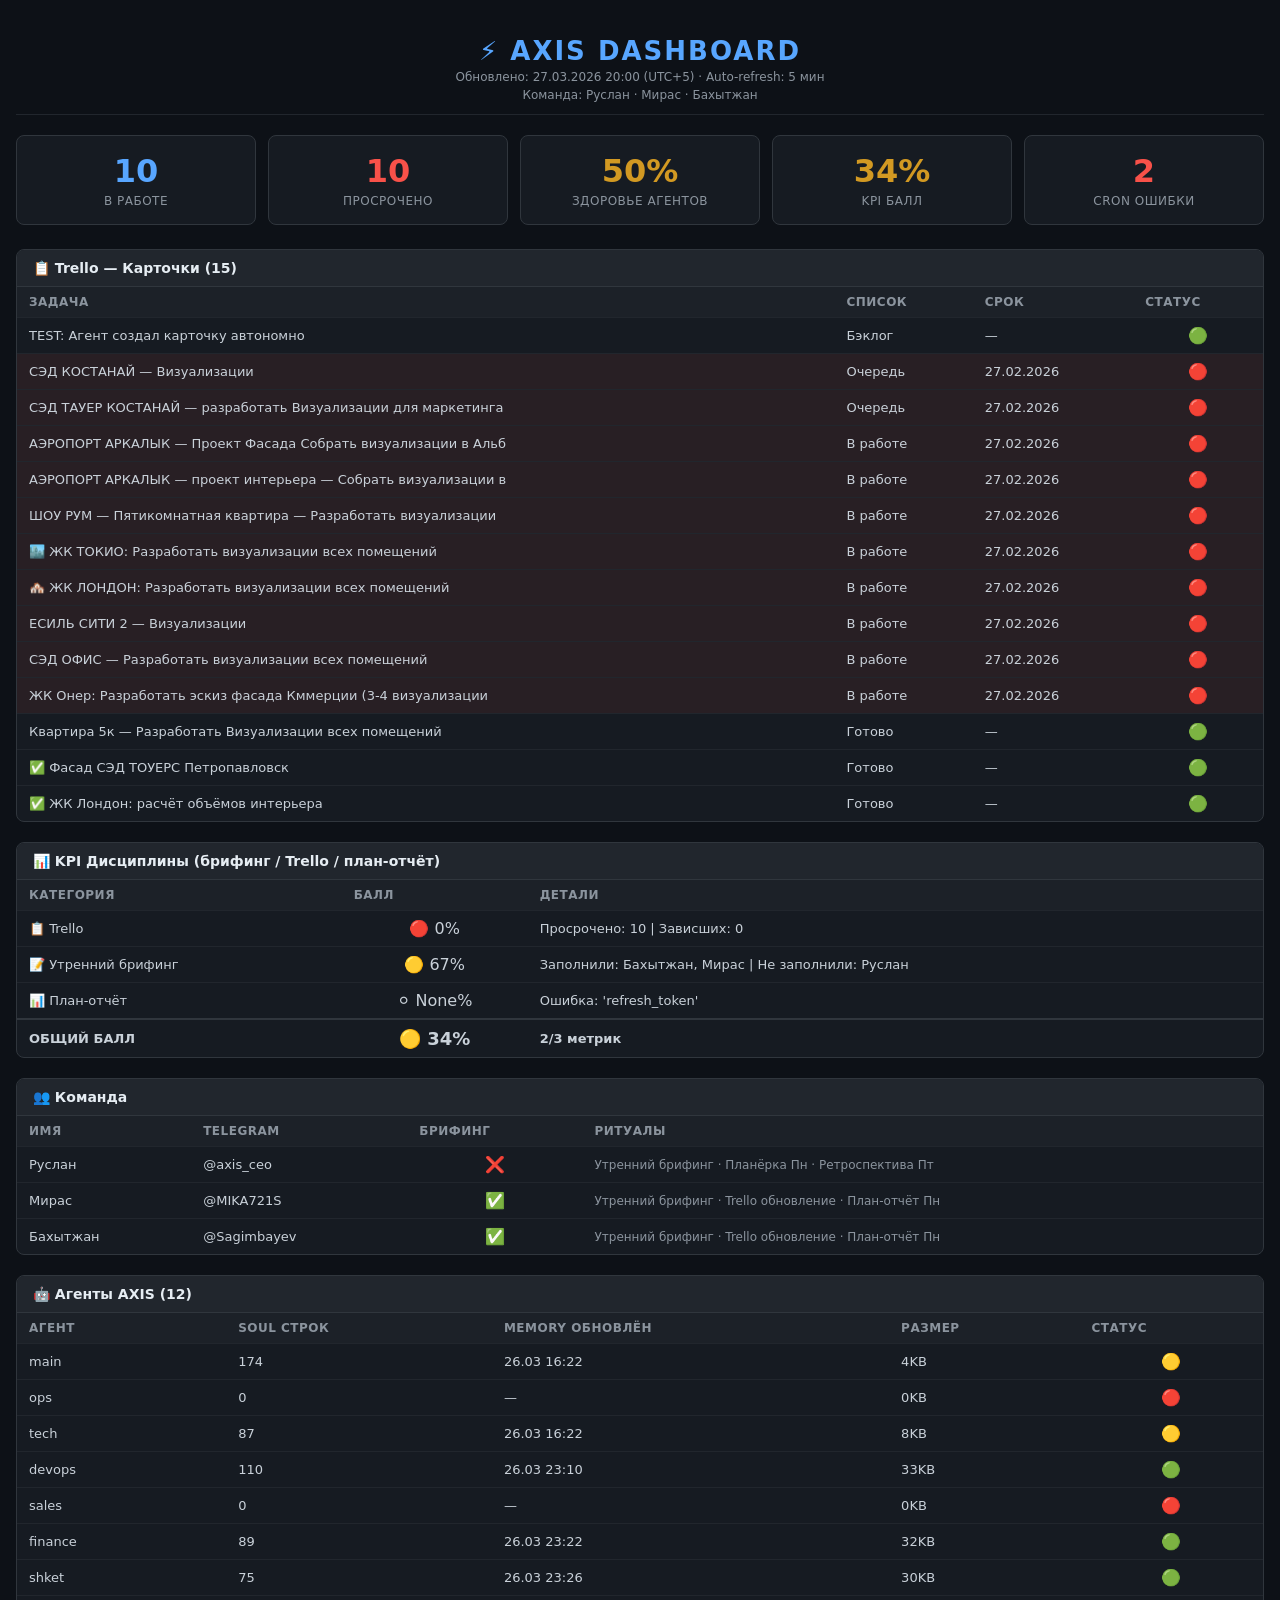
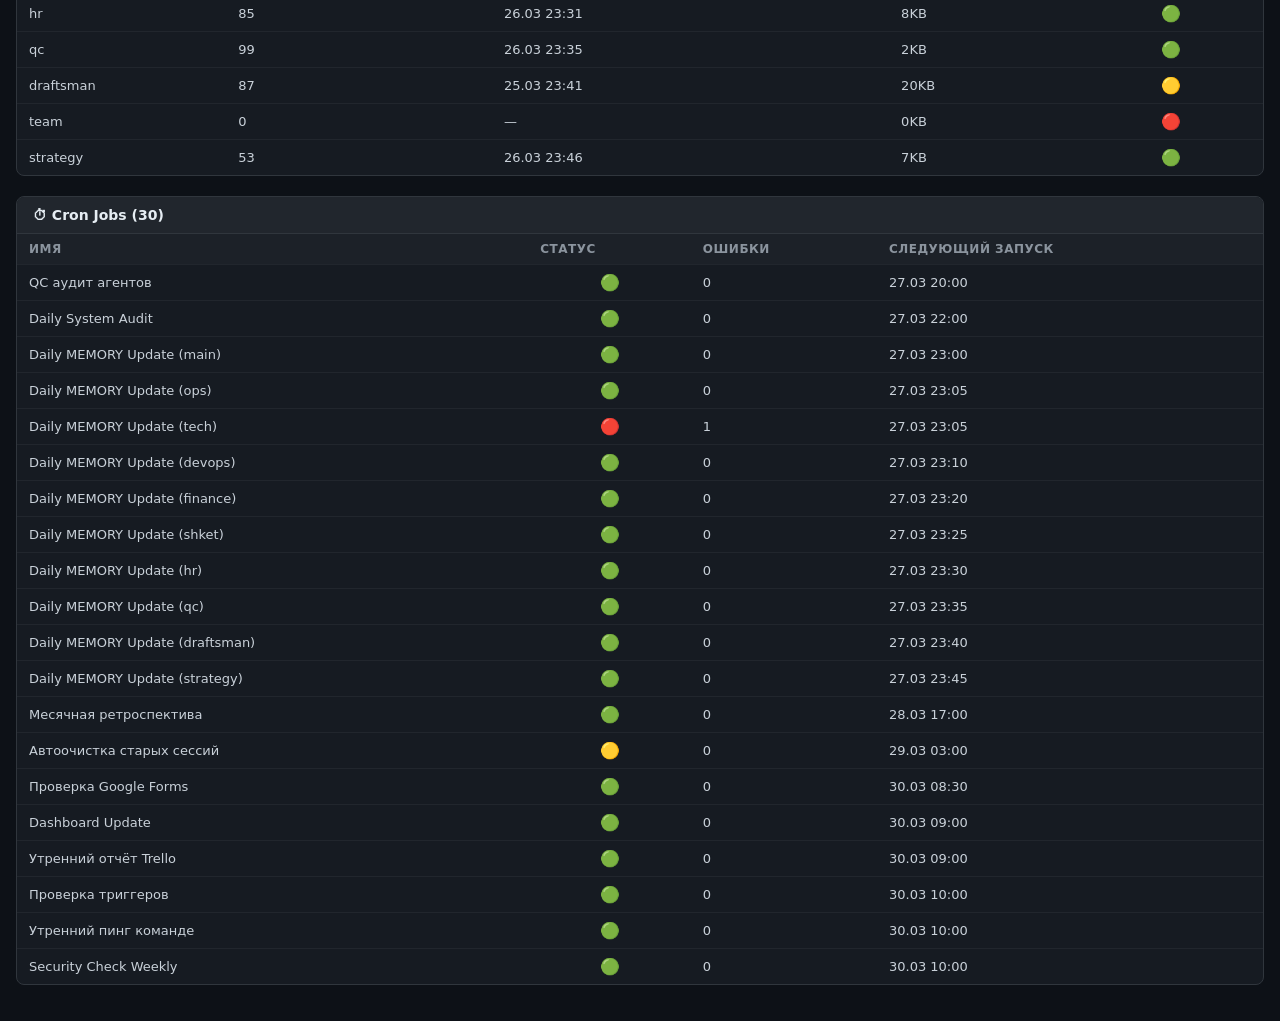
<file: dashboard/index.html>
<!DOCTYPE html>
<html lang="ru">
<head>
    <meta charset="UTF-8">
    <meta name="viewport" content="width=device-width, initial-scale=1.0">
    <meta http-equiv="refresh" content="300">
    <title>AXIS Dashboard</title>
    <style>
        * { margin: 0; padding: 0; box-sizing: border-box; }
        body {
            font-family: system-ui, -apple-system, 'Segoe UI', sans-serif;
            background: #0d1117;
            color: #c9d1d9;
            padding: 16px;
            min-height: 100vh;
        }
        .header {
            text-align: center;
            padding: 20px 0 12px;
            border-bottom: 1px solid #21262d;
            margin-bottom: 20px;
        }
        .header h1 {
            font-size: 26px;
            font-weight: 700;
            color: #58a6ff;
            letter-spacing: 2px;
        }
        .header .updated {
            font-size: 12px;
            color: #8b949e;
            margin-top: 4px;
        }

        /* Stats bar */
        .stats-bar {
            display: flex;
            gap: 12px;
            flex-wrap: wrap;
            margin-bottom: 24px;
        }
        .stat-card {
            flex: 1 1 160px;
            background: #161b22;
            border: 1px solid #30363d;
            border-radius: 8px;
            padding: 16px;
            text-align: center;
        }
        .stat-card .value {
            font-size: 32px;
            font-weight: 700;
            color: #58a6ff;
        }
        .stat-card .value.red { color: #f85149; }
        .stat-card .value.green { color: #3fb950; }
        .stat-card .value.yellow { color: #d29922; }
        .stat-card .label {
            font-size: 12px;
            color: #8b949e;
            margin-top: 4px;
            text-transform: uppercase;
            letter-spacing: 0.5px;
        }

        /* Sections */
        .section {
            background: #161b22;
            border: 1px solid #30363d;
            border-radius: 8px;
            margin-bottom: 20px;
            overflow: hidden;
        }
        .section-header {
            background: #21262d;
            padding: 10px 16px;
            font-size: 14px;
            font-weight: 600;
            color: #e6edf3;
            border-bottom: 1px solid #30363d;
        }
        .section-body { padding: 0; }

        /* Tables */
        table {
            width: 100%;
            border-collapse: collapse;
            font-size: 13px;
        }
        th {
            background: #1c2128;
            color: #8b949e;
            font-weight: 600;
            padding: 8px 12px;
            text-align: left;
            font-size: 12px;
            text-transform: uppercase;
            letter-spacing: 0.5px;
        }
        td {
            padding: 8px 12px;
            border-top: 1px solid #21262d;
            vertical-align: middle;
        }
        tr:hover td { background: #1c2128; }
        .row-error td { background: rgba(248, 81, 73, 0.08); }
        .row-error:hover td { background: rgba(248, 81, 73, 0.14); }
        td.status { text-align: center; font-size: 16px; }

        @media (max-width: 600px) {
            .stat-card { flex: 1 1 120px; }
            .stat-card .value { font-size: 24px; }
            td, th { padding: 6px 8px; font-size: 12px; }
        }
    </style>
</head>
<body>
    <div class="header">
        <h1>⚡ AXIS DASHBOARD</h1>
        <div class="updated">Обновлено: 27.03.2026 20:00 (UTC+5) · Auto-refresh: 5 мин</div>
        <div class="updated">Команда: Руслан · Мирас · Бахытжан</div>
    </div>

    <!-- Stats bar -->
    <div class="stats-bar">
        <div class="stat-card">
            <div class="value">10</div>
            <div class="label">В работе</div>
        </div>
        <div class="stat-card">
            <div class="value red">10</div>
            <div class="label">Просрочено</div>
        </div>
        <div class="stat-card">
            <div class="value yellow">50%</div>
            <div class="label">Здоровье агентов</div>
        </div>
        <div class="stat-card">
            <div class="value yellow">34%</div>
            <div class="label">KPI балл</div>
        </div>
        <div class="stat-card">
            <div class="value red">2</div>
            <div class="label">Cron ошибки</div>
        </div>
    </div>

    <!-- Trello -->
    <div class="section">
        <div class="section-header">📋 Trello — Карточки (15)</div>
        <div class="section-body">
            <table>
                <tr>
                    <th>Задача</th>
                    <th>Список</th>
                    <th>Срок</th>
                    <th>Статус</th>
                </tr>
                
        <tr class="">
            <td>TEST: Агент создал карточку автономно</td>
            <td>Бэклог</td>
            <td>—</td>
            <td class="status">🟢</td>
        </tr>
        <tr class="row-error">
            <td>СЭД КОСТАНАЙ — Визуализации</td>
            <td>Очередь</td>
            <td>27.02.2026</td>
            <td class="status">🔴</td>
        </tr>
        <tr class="row-error">
            <td>СЭД ТАУЕР КОСТАНАЙ — разработать Визуализации для маркетинга</td>
            <td>Очередь</td>
            <td>27.02.2026</td>
            <td class="status">🔴</td>
        </tr>
        <tr class="row-error">
            <td>АЭРОПОРТ АРКАЛЫК — Проект Фасада Собрать визуализации в Альб</td>
            <td>В работе</td>
            <td>27.02.2026</td>
            <td class="status">🔴</td>
        </tr>
        <tr class="row-error">
            <td>АЭРОПОРТ АРКАЛЫК — проект интерьера — Собрать визуализации в</td>
            <td>В работе</td>
            <td>27.02.2026</td>
            <td class="status">🔴</td>
        </tr>
        <tr class="row-error">
            <td>ШОУ РУМ — Пятикомнатная квартира  — Разработать визуализации</td>
            <td>В работе</td>
            <td>27.02.2026</td>
            <td class="status">🔴</td>
        </tr>
        <tr class="row-error">
            <td>🏙️ ЖК ТОКИО: Разработать визуализации всех помещений</td>
            <td>В работе</td>
            <td>27.02.2026</td>
            <td class="status">🔴</td>
        </tr>
        <tr class="row-error">
            <td>🏘️ ЖК ЛОНДОН: Разработать визуализации всех помещений</td>
            <td>В работе</td>
            <td>27.02.2026</td>
            <td class="status">🔴</td>
        </tr>
        <tr class="row-error">
            <td>ЕСИЛЬ СИТИ 2 — Визуализации</td>
            <td>В работе</td>
            <td>27.02.2026</td>
            <td class="status">🔴</td>
        </tr>
        <tr class="row-error">
            <td>СЭД ОФИС — Разработать визуализации всех помещений</td>
            <td>В работе</td>
            <td>27.02.2026</td>
            <td class="status">🔴</td>
        </tr>
        <tr class="row-error">
            <td>ЖК Онер: Разработать эскиз фасада Кммерции (3-4 визуализации</td>
            <td>В работе</td>
            <td>27.02.2026</td>
            <td class="status">🔴</td>
        </tr>
        <tr class="">
            <td>Квартира 5к — Разработать Визуализации всех помещений</td>
            <td>Готово</td>
            <td>—</td>
            <td class="status">🟢</td>
        </tr>
        <tr class="">
            <td>✅ Фасад СЭД ТОУЕРС Петропавловск</td>
            <td>Готово</td>
            <td>—</td>
            <td class="status">🟢</td>
        </tr>
        <tr class="">
            <td>✅ ЖК Лондон: расчёт объёмов интерьера</td>
            <td>Готово</td>
            <td>—</td>
            <td class="status">🟢</td>
        </tr>
            </table>
        </div>
    </div>

    <!-- KPI дисциплины -->
    <div class="section">
        <div class="section-header">📊 KPI Дисциплины (брифинг / Trello / план-отчёт)</div>
        <div class="section-body">
            <table>
                <tr>
                    <th>Категория</th>
                    <th>Балл</th>
                    <th>Детали</th>
                </tr>
                
        <tr>
            <td>📋 Trello</td>
            <td class="status">🔴 0%</td>
            <td>Просрочено: 10 | Зависших: 0</td>
        </tr>
        <tr>
            <td>📝 Утренний брифинг</td>
            <td class="status">🟡 67%</td>
            <td>Заполнили: Бахытжан, Мирас | Не заполнили: Руслан</td>
        </tr>
        <tr>
            <td>📊 План-отчёт</td>
            <td class="status">⚪ None%</td>
            <td>Ошибка: 'refresh_token'</td>
        </tr>
        <tr style="font-weight:bold;border-top:2px solid #30363d;">
            <td>ОБЩИЙ БАЛЛ</td>
            <td class="status" style="font-size:18px;">🟡 34%</td>
            <td>2/3 метрик</td>
        </tr>
            </table>
        </div>
    </div>

    <!-- Команда -->
    <div class="section">
        <div class="section-header">👥 Команда</div>
        <div class="section-body">
            <table>
                <tr>
                    <th>Имя</th>
                    <th>Telegram</th>
                    <th>Брифинг</th>
                    <th>Ритуалы</th>
                </tr>
                
        <tr>
            <td>Руслан</td>
            <td>@axis_ceo</td>
            <td class="status">❌</td>
            <td style="font-size:12px;color:#8b949e">Утренний брифинг · Планёрка Пн · Ретроспектива Пт</td>
        </tr>
        <tr>
            <td>Мирас</td>
            <td>@MIKA721S</td>
            <td class="status">✅</td>
            <td style="font-size:12px;color:#8b949e">Утренний брифинг · Trello обновление · План-отчёт Пн</td>
        </tr>
        <tr>
            <td>Бахытжан</td>
            <td>@Sagimbayev</td>
            <td class="status">✅</td>
            <td style="font-size:12px;color:#8b949e">Утренний брифинг · Trello обновление · План-отчёт Пн</td>
        </tr>
            </table>
        </div>
    </div>

    <!-- Агенты -->
    <div class="section">
        <div class="section-header">🤖 Агенты AXIS (12)</div>
        <div class="section-body">
            <table>
                <tr>
                    <th>Агент</th>
                    <th>SOUL строк</th>
                    <th>MEMORY обновлён</th>
                    <th>Размер</th>
                    <th>Статус</th>
                </tr>
                
        <tr>
            <td>main</td>
            <td>174</td>
            <td>26.03 16:22</td>
            <td>4KB</td>
            <td class="status">🟡</td>
        </tr>
        <tr>
            <td>ops</td>
            <td>0</td>
            <td>—</td>
            <td>0KB</td>
            <td class="status">🔴</td>
        </tr>
        <tr>
            <td>tech</td>
            <td>87</td>
            <td>26.03 16:22</td>
            <td>8KB</td>
            <td class="status">🟡</td>
        </tr>
        <tr>
            <td>devops</td>
            <td>110</td>
            <td>26.03 23:10</td>
            <td>33KB</td>
            <td class="status">🟢</td>
        </tr>
        <tr>
            <td>sales</td>
            <td>0</td>
            <td>—</td>
            <td>0KB</td>
            <td class="status">🔴</td>
        </tr>
        <tr>
            <td>finance</td>
            <td>89</td>
            <td>26.03 23:22</td>
            <td>32KB</td>
            <td class="status">🟢</td>
        </tr>
        <tr>
            <td>shket</td>
            <td>75</td>
            <td>26.03 23:26</td>
            <td>30KB</td>
            <td class="status">🟢</td>
        </tr>
        <tr>
            <td>hr</td>
            <td>85</td>
            <td>26.03 23:31</td>
            <td>8KB</td>
            <td class="status">🟢</td>
        </tr>
        <tr>
            <td>qc</td>
            <td>99</td>
            <td>26.03 23:35</td>
            <td>2KB</td>
            <td class="status">🟢</td>
        </tr>
        <tr>
            <td>draftsman</td>
            <td>87</td>
            <td>25.03 23:41</td>
            <td>20KB</td>
            <td class="status">🟡</td>
        </tr>
        <tr>
            <td>team</td>
            <td>0</td>
            <td>—</td>
            <td>0KB</td>
            <td class="status">🔴</td>
        </tr>
        <tr>
            <td>strategy</td>
            <td>53</td>
            <td>26.03 23:46</td>
            <td>7KB</td>
            <td class="status">🟢</td>
        </tr>
            </table>
        </div>
    </div>

    <!-- Кроны -->
    <div class="section">
        <div class="section-header">⏱ Cron Jobs (30)</div>
        <div class="section-body">
            <table>
                <tr>
                    <th>Имя</th>
                    <th>Статус</th>
                    <th>Ошибки</th>
                    <th>Следующий запуск</th>
                </tr>
                
        <tr>
            <td>QC аудит агентов</td>
            <td class="status">🟢</td>
            <td>0</td>
            <td>27.03 20:00</td>
        </tr>
        <tr>
            <td>Daily System Audit</td>
            <td class="status">🟢</td>
            <td>0</td>
            <td>27.03 22:00</td>
        </tr>
        <tr>
            <td>Daily MEMORY Update (main)</td>
            <td class="status">🟢</td>
            <td>0</td>
            <td>27.03 23:00</td>
        </tr>
        <tr>
            <td>Daily MEMORY Update (ops)</td>
            <td class="status">🟢</td>
            <td>0</td>
            <td>27.03 23:05</td>
        </tr>
        <tr>
            <td>Daily MEMORY Update (tech)</td>
            <td class="status">🔴</td>
            <td>1</td>
            <td>27.03 23:05</td>
        </tr>
        <tr>
            <td>Daily MEMORY Update (devops)</td>
            <td class="status">🟢</td>
            <td>0</td>
            <td>27.03 23:10</td>
        </tr>
        <tr>
            <td>Daily MEMORY Update (finance)</td>
            <td class="status">🟢</td>
            <td>0</td>
            <td>27.03 23:20</td>
        </tr>
        <tr>
            <td>Daily MEMORY Update (shket)</td>
            <td class="status">🟢</td>
            <td>0</td>
            <td>27.03 23:25</td>
        </tr>
        <tr>
            <td>Daily MEMORY Update (hr)</td>
            <td class="status">🟢</td>
            <td>0</td>
            <td>27.03 23:30</td>
        </tr>
        <tr>
            <td>Daily MEMORY Update (qc)</td>
            <td class="status">🟢</td>
            <td>0</td>
            <td>27.03 23:35</td>
        </tr>
        <tr>
            <td>Daily MEMORY Update (draftsman)</td>
            <td class="status">🟢</td>
            <td>0</td>
            <td>27.03 23:40</td>
        </tr>
        <tr>
            <td>Daily MEMORY Update (strategy)</td>
            <td class="status">🟢</td>
            <td>0</td>
            <td>27.03 23:45</td>
        </tr>
        <tr>
            <td>Месячная ретроспектива</td>
            <td class="status">🟢</td>
            <td>0</td>
            <td>28.03 17:00</td>
        </tr>
        <tr>
            <td>Автоочистка старых сессий</td>
            <td class="status">🟡</td>
            <td>0</td>
            <td>29.03 03:00</td>
        </tr>
        <tr>
            <td>Проверка Google Forms</td>
            <td class="status">🟢</td>
            <td>0</td>
            <td>30.03 08:30</td>
        </tr>
        <tr>
            <td>Dashboard Update</td>
            <td class="status">🟢</td>
            <td>0</td>
            <td>30.03 09:00</td>
        </tr>
        <tr>
            <td>Утренний отчёт Trello</td>
            <td class="status">🟢</td>
            <td>0</td>
            <td>30.03 09:00</td>
        </tr>
        <tr>
            <td>Проверка триггеров</td>
            <td class="status">🟢</td>
            <td>0</td>
            <td>30.03 10:00</td>
        </tr>
        <tr>
            <td>Утренний пинг команде</td>
            <td class="status">🟢</td>
            <td>0</td>
            <td>30.03 10:00</td>
        </tr>
        <tr>
            <td>Security Check Weekly</td>
            <td class="status">🟢</td>
            <td>0</td>
            <td>30.03 10:00</td>
        </tr>
            </table>
        </div>
    </div>

</body>
</html>
</file>
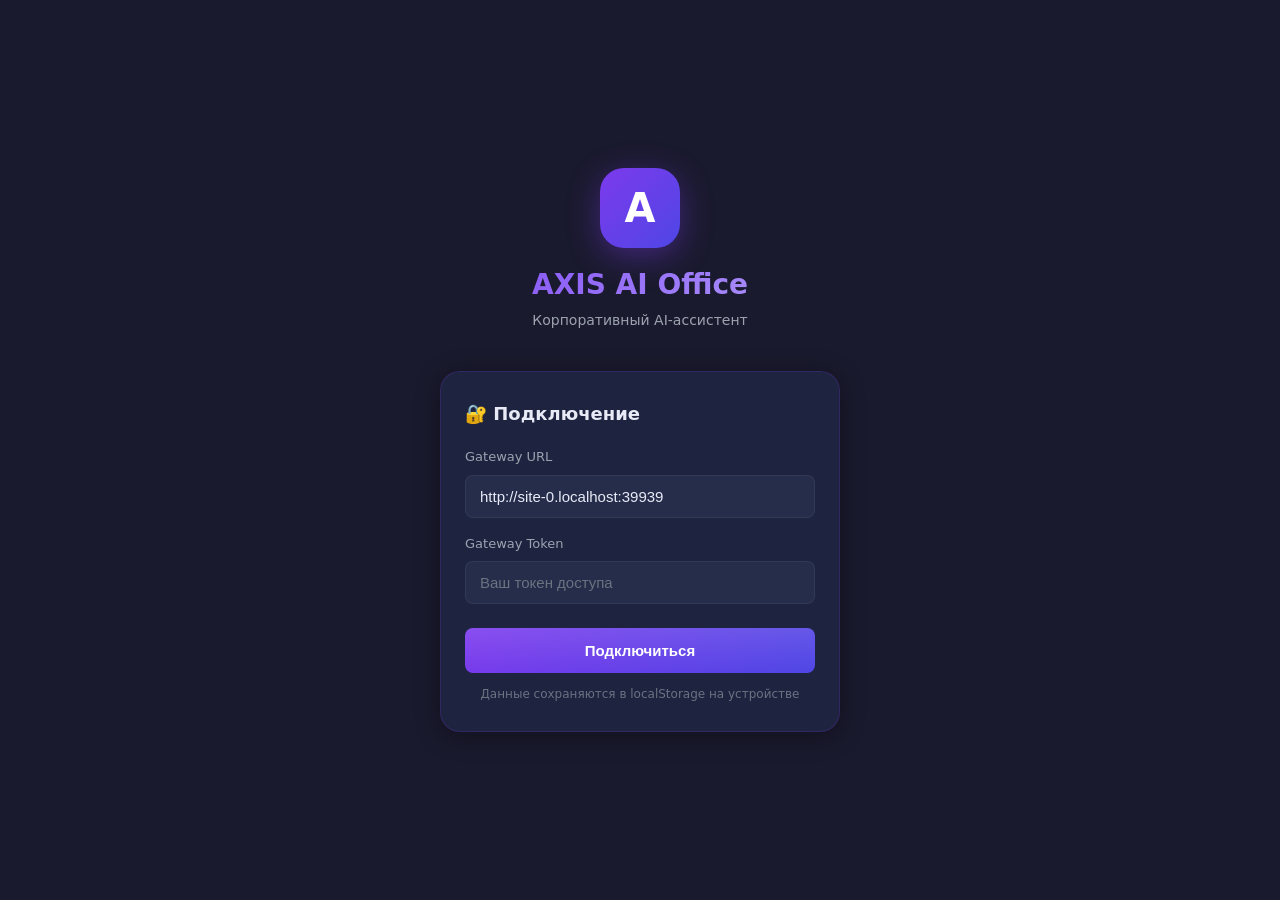
<file: dashboard/app/index.html>
<!DOCTYPE html>
<html lang="ru">
<head>
  <meta charset="UTF-8">
  <meta name="viewport" content="width=device-width, initial-scale=1.0, viewport-fit=cover">
  <meta name="theme-color" content="#1a1a2e">
  <meta name="apple-mobile-web-app-capable" content="yes">
  <meta name="apple-mobile-web-app-status-bar-style" content="black-translucent">
  <meta name="apple-mobile-web-app-title" content="AXIS">
  <meta name="description" content="AXIS AI Office — мобильный доступ к OpenClaw Gateway">

  <title>AXIS AI Office</title>

  <link rel="manifest" href="manifest.json">
  <link rel="stylesheet" href="style.css">
  <link rel="apple-touch-icon" href="icon-192.svg">

  <style>
    /* Safe area support */
    #app {
      padding-bottom: env(safe-area-inset-bottom);
    }
    .app-header {
      padding-top: env(safe-area-inset-top);
      height: calc(var(--header-height) + env(safe-area-inset-top));
    }
  </style>
</head>
<body>

<div id="app">

  <!-- ═══════════════════════════════════════
       AUTH SCREEN
  ═══════════════════════════════════════ -->
  <div id="auth-screen" class="screen active">
    <div class="auth-logo">
      <div class="logo-icon">A</div>
      <h1>AXIS AI Office</h1>
      <p>Корпоративный AI-ассистент</p>
    </div>

    <div class="auth-card">
      <h2>🔐 Подключение</h2>

      <div class="form-group">
        <label>Gateway URL</label>
        <input
          type="url"
          id="gateway-url"
          placeholder="https://your-domain.com или http://host:port"
          autocomplete="off"
          autocorrect="off"
          spellcheck="false"
        >
      </div>

      <div class="form-group">
        <label>Gateway Token</label>
        <input
          type="password"
          id="gateway-token"
          placeholder="Ваш токен доступа"
          autocomplete="current-password"
        >
      </div>

      <button class="btn-primary" id="connect-btn" onclick="doConnect()">
        Подключиться
      </button>

      <p class="auth-hint">
        Данные сохраняются в localStorage на устройстве
      </p>
    </div>
  </div>

  <!-- ═══════════════════════════════════════
       MAIN SCREEN
  ═══════════════════════════════════════ -->
  <div id="main-screen" class="screen">

    <!-- Header -->
    <div class="app-header">
      <button class="header-menu-btn" onclick="toggleSidebar()" aria-label="Меню агентов">
        ☰
      </button>
      <div class="header-info">
        <div class="header-title" id="header-title">AXIS</div>
        <div class="header-subtitle" id="header-subtitle">Выберите агента</div>
      </div>
      <div class="header-status">
        <div class="status-dot" id="ws-status-dot"></div>
        <span id="ws-status-text">—</span>
      </div>
    </div>

    <!-- Tab Content: CHAT -->
    <div class="tab-content active" id="tab-chat">
      <div class="chat-messages" id="chat-messages">
        <div class="message system">
          <div class="message-bubble">👋 Добро пожаловать в AXIS AI Office. Выберите агента в меню слева.</div>
        </div>
      </div>

      <div class="typing-indicator" id="typing-indicator">
        <div class="typing-dot"></div>
        <div class="typing-dot"></div>
        <div class="typing-dot"></div>
      </div>

      <div class="chat-input-area">
        <div class="chat-input-wrap">
          <textarea
            class="chat-input"
            id="chat-input"
            placeholder="Сообщение..."
            rows="1"
            maxlength="4000"
          ></textarea>
        </div>
        <button class="send-btn" id="send-btn" onclick="sendMessage()" aria-label="Отправить">
          ➤
        </button>
      </div>
    </div>

    <!-- Tab Content: DASHBOARDS -->
    <div class="tab-content" id="tab-dashboards">
      <div class="dashboards-tab" id="dashboards-grid">

        <div class="dashboard-card">
          <div class="dashboard-card-header" onclick="toggleDashboard('office')">
            <div class="dashboard-card-title">
              <span class="dashboard-icon">🏢</span>
              <span>Office</span>
            </div>
            <button class="dashboard-toggle-btn" id="toggle-office">▼</button>
          </div>
          <div class="dashboard-frame-wrap" id="frame-office">
            <iframe id="iframe-office" loading="lazy" title="AXIS Office Dashboard"></iframe>
          </div>
        </div>

        <div class="dashboard-card">
          <div class="dashboard-card-header" onclick="toggleDashboard('automation')">
            <div class="dashboard-card-title">
              <span class="dashboard-icon">⚙️</span>
              <span>Automation</span>
            </div>
            <button class="dashboard-toggle-btn" id="toggle-automation">▼</button>
          </div>
          <div class="dashboard-frame-wrap" id="frame-automation">
            <iframe id="iframe-automation" loading="lazy" title="AXIS Automation Dashboard"></iframe>
          </div>
        </div>

        <div class="dashboard-card">
          <div class="dashboard-card-header" onclick="toggleDashboard('rituals')">
            <div class="dashboard-card-title">
              <span class="dashboard-icon">🔄</span>
              <span>Rituals</span>
            </div>
            <button class="dashboard-toggle-btn" id="toggle-rituals">▼</button>
          </div>
          <div class="dashboard-frame-wrap" id="frame-rituals">
            <iframe id="iframe-rituals" loading="lazy" title="AXIS Rituals Dashboard"></iframe>
          </div>
        </div>

        <div class="dashboard-card">
          <div class="dashboard-card-header" onclick="toggleDashboard('index')">
            <div class="dashboard-card-title">
              <span class="dashboard-icon">📊</span>
              <span>Index</span>
            </div>
            <button class="dashboard-toggle-btn" id="toggle-index">▼</button>
          </div>
          <div class="dashboard-frame-wrap" id="frame-index">
            <iframe id="iframe-index" loading="lazy" title="AXIS Index Dashboard"></iframe>
          </div>
        </div>

      </div>
    </div>

    <!-- Tab Content: STATUS -->
    <div class="tab-content" id="tab-status">
      <div class="status-tab">

        <div class="status-card">
          <div class="status-card-title">🔌 Подключение</div>
          <div class="status-row">
            <span class="status-label">Gateway URL</span>
            <span class="status-value" id="st-gateway-url" style="max-width:160px;overflow:hidden;text-overflow:ellipsis;font-size:11px;">—</span>
          </div>
          <div class="status-row">
            <span class="status-label">Режим</span>
            <span class="status-value" id="st-ws">—</span>
          </div>
          <div class="status-row">
            <span class="status-label">Агент</span>
            <span class="status-value" id="st-agent">—</span>
          </div>
          <div class="status-row">
            <span class="status-label">Время подключения</span>
            <span class="status-value" id="st-uptime">—</span>
          </div>
        </div>

        <div class="status-card">
          <div class="status-card-title">💚 Health Check</div>
          <div class="status-row">
            <span class="status-label">Статус</span>
            <span class="status-value" id="health-status">—</span>
          </div>
          <div class="status-row">
            <span class="status-label">Версия</span>
            <span class="status-value" id="health-version">—</span>
          </div>
          <div class="status-row">
            <span class="status-label">Модель</span>
            <span class="status-value" id="health-model" style="font-size:11px;max-width:160px;overflow:hidden;text-overflow:ellipsis;">—</span>
          </div>
          <div class="status-row">
            <span class="status-label">Последняя проверка</span>
            <span class="status-value" id="health-time">—</span>
          </div>
        </div>

        <div class="status-card">
          <div class="status-card-title">📋 Raw JSON</div>
          <pre class="status-json" id="health-json">Нажмите «Обновить» для получения данных</pre>
        </div>

        <button class="status-refresh-btn" onclick="fetchHealth()">
          <span id="refresh-icon">🔄</span> Обновить статус
        </button>

        <button class="status-refresh-btn" onclick="showSettings()" style="margin-top:0; background:transparent; color:var(--text-secondary);">
          ⚙️ Настройки подключения
        </button>

      </div>
    </div>

    <!-- Bottom Navigation -->
    <nav class="bottom-nav">
      <button class="nav-tab active" id="nav-chat" onclick="switchTab('chat')">
        <span class="nav-icon">💬</span>
        <span>Чат</span>
      </button>
      <button class="nav-tab" id="nav-dashboards" onclick="switchTab('dashboards')">
        <span class="nav-icon">📊</span>
        <span>Дашборды</span>
      </button>
      <button class="nav-tab" id="nav-status" onclick="switchTab('status')">
        <span class="nav-icon">⚙️</span>
        <span>Статус</span>
      </button>
    </nav>

  </div><!-- /main-screen -->

  <!-- ═══════════════════════════════════════
       SIDEBAR
  ═══════════════════════════════════════ -->
  <div class="sidebar-overlay" id="sidebar-overlay" onclick="closeSidebar()"></div>

  <div class="sidebar" id="sidebar">
    <div class="sidebar-header">
      <div class="sidebar-logo">
        <div class="sidebar-logo-icon">A</div>
        <div class="sidebar-logo-text">AXIS</div>
      </div>
      <div class="sidebar-gateway" id="sidebar-gateway-url">—</div>
    </div>

    <div class="sidebar-section-title">Агенты</div>

    <div class="sidebar-agents" id="agents-list">
      <!-- Filled by JS -->
    </div>

    <div class="sidebar-footer">
      <button class="btn-logout" onclick="doLogout()">
        🚪 Выйти
      </button>
    </div>
  </div>

  <!-- Toast container -->
  <div class="toast-container" id="toast-container"></div>

</div><!-- /app -->

<script>
// ═══════════════════════════════════════════════════════════════
// AXIS PWA — Main Application Script (HTTP API Mode)
// ═══════════════════════════════════════════════════════════════

// ─── Constants ───────────────────────────────────────────────
const AGENTS = [
  { id: 'main',       name: 'Main',       role: 'Главный агент',     emoji: '🤖' },
  { id: 'devops',     name: 'Devops',     role: 'IT-Архитектор',     emoji: '🔧' },
  { id: 'ops',        name: 'Ops',        role: 'Операционный',      emoji: '⚙️' },
  { id: 'qc',         name: 'QC',         role: 'Контроль качества',  emoji: '✅' },
  { id: 'tech',       name: 'Tech',       role: 'Технический',       emoji: '💻' },
  { id: 'hr',         name: 'HR',         role: 'HR-агент',          emoji: '👥' },
  { id: 'finance',    name: 'Finance',    role: 'Финансовый',        emoji: '💰' },
  { id: 'shket',      name: 'Shket',      role: 'Шкет',              emoji: '🎯' },
  { id: 'draftsman',  name: 'Draftsman',  role: 'Дизайн/документы',  emoji: '✏️' },
  { id: 'strategy',   name: 'Strategy',   role: 'Стратег',           emoji: '🗺️' },
  { id: 'coach',      name: 'Coach',      role: 'Коуч',              emoji: '🏆' },
  { id: 'mobile',     name: 'Mobile',     role: 'Мобильный агент',   emoji: '📱' },
];

const DASHBOARDS = {
  office:     { path: '/dashboard/office/', label: 'Office' },
  automation: { path: '/dashboard/automation/', label: 'Automation' },
  rituals:    { path: '/dashboard/rituals/', label: 'Rituals' },
  index:      { path: '/dashboard/', label: 'Index' },
};

// ─── State ───────────────────────────────────────────────────
let state = {
  gatewayUrl: '',
  token: '',
  currentAgent: null,
  httpReady: false,
  connectTime: null,
  isSending: false,
};

// ─── Init ─────────────────────────────────────────────────────
function init() {
  // Register SW
  if ('serviceWorker' in navigator) {
    navigator.serviceWorker.register('sw.js').catch(e => console.warn('[SW] Register failed:', e));
  }

  // Load saved credentials
  const saved = loadCredentials();
  if (saved.url && saved.token) {
    state.gatewayUrl = saved.url;
    state.token = saved.token;
    startApp();
  } else {
    // Pre-fill URL with current domain
    document.getElementById('gateway-url').value = window.location.origin;
    showScreen('auth');
  }

  // Build agents list
  buildAgentsList();

  // Auto-resize textarea
  const input = document.getElementById('chat-input');
  input.addEventListener('input', () => {
    input.style.height = 'auto';
    input.style.height = Math.min(input.scrollHeight, 120) + 'px';
  });

  // Send on Enter (not Shift+Enter)
  input.addEventListener('keydown', e => {
    if (e.key === 'Enter' && !e.shiftKey) {
      e.preventDefault();
      sendMessage();
    }
  });
}

// ─── Auth ─────────────────────────────────────────────────────
async function doConnect() {
  const urlEl = document.getElementById('gateway-url');
  const tokenEl = document.getElementById('gateway-token');
  const url = urlEl.value.trim().replace(/\/$/, '');
  const token = tokenEl.value.trim();

  if (!url) { showToast('Введите Gateway URL', 'error'); urlEl.focus(); return; }
  if (!token) { showToast('Введите токен', 'error'); tokenEl.focus(); return; }

  // Validate URL
  try { new URL(url); } catch {
    showToast('Неверный URL', 'error'); urlEl.focus(); return;
  }

  const btn = document.getElementById('connect-btn');
  btn.disabled = true;
  btn.textContent = 'Проверка...';

  // Test connection via /v1/chat/completions
  try {
    const res = await fetch(url + '/v1/chat/completions', {
      method: 'POST',
      headers: {
        'Content-Type': 'application/json',
        'Authorization': 'Bearer ' + token
      },
      body: JSON.stringify({
        model: 'main',
        messages: [{ role: 'user', content: 'ping' }],
        stream: false,
        max_tokens: 5
      })
    });

    if (!res.ok && res.status !== 200) {
      const errText = await res.text().catch(() => '');
      throw new Error(`HTTP ${res.status}: ${errText.slice(0, 100)}`);
    }

    state.gatewayUrl = url;
    state.token = token;
    saveCredentials(url, token);
    startApp();

  } catch(e) {
    showToast('Ошибка подключения: ' + e.message, 'error');
    btn.disabled = false;
    btn.textContent = 'Подключиться';
  }
}

function doLogout() {
  if (!confirm('Выйти и очистить данные?')) return;
  localStorage.removeItem('axis_gateway_url');
  localStorage.removeItem('axis_gateway_token');
  clearChat();
  state.gatewayUrl = '';
  state.token = '';
  state.currentAgent = null;
  state.httpReady = false;
  closeSidebar();
  showScreen('auth');
  document.getElementById('gateway-token').value = '';
}

function showSettings() {
  document.getElementById('gateway-url').value = state.gatewayUrl;
  document.getElementById('gateway-token').value = state.token;
  showScreen('auth');
}

// ─── Credentials ─────────────────────────────────────────────
function saveCredentials(url, token) {
  try {
    localStorage.setItem('axis_gateway_url', url);
    localStorage.setItem('axis_gateway_token', token);
  } catch(e) {}
}

function loadCredentials() {
  return {
    url: localStorage.getItem('axis_gateway_url') || '',
    token: localStorage.getItem('axis_gateway_token') || ''
  };
}

// ─── App Start ────────────────────────────────────────────────
function startApp() {
  state.httpReady = true;
  state.connectTime = Date.now();
  showScreen('main');
  setHTTPStatus('ready');
  updateStatusTab();

  // Update sidebar URL
  document.getElementById('sidebar-gateway-url').textContent = state.gatewayUrl;

  // Select main agent by default
  if (!state.currentAgent) {
    selectAgent('main');
  }

  // Update dashboard URLs
  updateDashboardUrls();
}

// ─── Screens ──────────────────────────────────────────────────
function showScreen(name) {
  document.querySelectorAll('.screen').forEach(s => s.classList.remove('active'));
  document.getElementById(name + '-screen').classList.add('active');
}

// ─── Tabs ─────────────────────────────────────────────────────
function switchTab(name) {
  document.querySelectorAll('.tab-content').forEach(t => t.classList.remove('active'));
  document.querySelectorAll('.nav-tab').forEach(t => t.classList.remove('active'));

  document.getElementById('tab-' + name).classList.add('active');
  document.getElementById('nav-' + name).classList.add('active');

  if (name === 'status') {
    updateStatusTab();
  }
}

// ─── Agents ───────────────────────────────────────────────────
function buildAgentsList() {
  const list = document.getElementById('agents-list');
  list.innerHTML = AGENTS.map(a => `
    <div class="agent-item" id="agent-item-${a.id}" onclick="selectAgent('${a.id}')">
      <div class="agent-avatar">${a.emoji}</div>
      <div>
        <div class="agent-name">${a.name}</div>
        <div class="agent-role">${a.role}</div>
      </div>
    </div>
  `).join('');
}

function selectAgent(agentId) {
  const agent = AGENTS.find(a => a.id === agentId);
  if (!agent) return;

  // Update active state
  document.querySelectorAll('.agent-item').forEach(el => el.classList.remove('active'));
  const item = document.getElementById('agent-item-' + agentId);
  if (item) item.classList.add('active');

  state.currentAgent = agentId;

  // Update header
  document.getElementById('header-title').textContent = `${agent.emoji} ${agent.name}`;
  document.getElementById('header-subtitle').textContent = agent.role;

  // Clear chat
  clearChat();
  addSystemMessage(`Агент: ${agent.emoji} ${agent.name} — HTTP Mode`);

  closeSidebar();
  updateStatusTab();
}

// ─── HTTP Status ──────────────────────────────────────────────
function setHTTPStatus(status) {
  const dot = document.getElementById('ws-status-dot');
  const text = document.getElementById('ws-status-text');

  dot.className = 'status-dot';

  if (status === 'ready') {
    dot.classList.add('connected');
    text.textContent = 'HTTP';
  } else if (status === 'sending') {
    dot.classList.add('connecting');
    text.textContent = '...';
  } else if (status === 'error') {
    dot.classList.add('error');
    text.textContent = 'Ошибка';
  } else {
    text.textContent = '—';
  }
}

// ─── Chat ─────────────────────────────────────────────────────
async function sendMessage() {
  const input = document.getElementById('chat-input');
  const text = input.value.trim();
  if (!text || state.isSending) return;

  if (!state.httpReady || !state.gatewayUrl) {
    showToast('Нет подключения', 'error');
    return;
  }

  // Add user message to UI
  addMessage('user', text);

  // Clear input
  input.value = '';
  input.style.height = 'auto';

  // Show typing
  showTyping();
  setHTTPStatus('sending');
  state.isSending = true;

  try {
    const response = await fetch(state.gatewayUrl + '/v1/chat/completions', {
      method: 'POST',
      headers: {
        'Content-Type': 'application/json',
        'Authorization': 'Bearer ' + state.token
      },
      body: JSON.stringify({
        model: state.currentAgent,
        messages: [
          { role: 'user', content: text }
        ],
        stream: false
      })
    });

    if (!response.ok) {
      const errText = await response.text().catch(() => '');
      throw new Error(`HTTP ${response.status}: ${errText.slice(0, 200)}`);
    }

    const data = await response.json();
    const reply = data.choices?.[0]?.message?.content || JSON.stringify(data);
    hideTyping();
    addMessage('assistant', reply);
    setHTTPStatus('ready');

  } catch(e) {
    hideTyping();
    setHTTPStatus('error');
    addSystemMessage('⚠️ Ошибка: ' + e.message);
    showToast('Ошибка запроса', 'error');
    setTimeout(() => setHTTPStatus('ready'), 3000);
  } finally {
    state.isSending = false;
  }
}

function addMessage(role, text, sender, prepend = false) {
  const container = document.getElementById('chat-messages');
  const el = document.createElement('div');
  // Map 'assistant' → 'bot' for CSS class
  const cssRole = role === 'assistant' ? 'bot' : role;
  el.className = `message ${cssRole}`;

  const time = new Date().toLocaleTimeString('ru', { hour: '2-digit', minute: '2-digit' });

  let html = '';
  if (cssRole === 'bot' && sender) {
    html += `<div class="message-sender">${escHtml(sender)}</div>`;
  }
  html += `<div class="message-bubble">${formatText(text)}</div>`;
  html += `<div class="message-time">${time}</div>`;

  el.innerHTML = html;

  if (prepend) {
    container.insertBefore(el, container.firstChild);
  } else {
    container.appendChild(el);
    scrollChat();
  }
}

function addSystemMessage(text) {
  addMessage('system', text);
}

function clearChat() {
  document.getElementById('chat-messages').innerHTML = '';
}

function scrollChat() {
  const c = document.getElementById('chat-messages');
  requestAnimationFrame(() => { c.scrollTop = c.scrollHeight; });
}

function showTyping() {
  document.getElementById('typing-indicator').classList.add('visible');
  scrollChat();
}

function hideTyping() {
  document.getElementById('typing-indicator').classList.remove('visible');
}

// ─── Dashboards ───────────────────────────────────────────────
function updateDashboardUrls() {
  const base = state.gatewayUrl;
  Object.entries(DASHBOARDS).forEach(([key, dash]) => {
    const iframe = document.getElementById('iframe-' + key);
    if (iframe && !iframe.src) {
      // Don't load until opened
      iframe.dataset.src = base + dash.path;
    }
  });
}

function toggleDashboard(key) {
  const urls = {
    'office': '/office.html',
    'automation': '/automation.html',
    'rituals': '/rituals.html',
    'index': '/index.html'
  };
  const url = urls[key];
  if (url) {
    window.open(window.location.origin + url, '_blank');
    return;
  }
  const wrap = document.getElementById('frame-' + key);
  const btn = document.getElementById('toggle-' + key);
  const isOpen = wrap.classList.contains('open');

  if (!isOpen) {
    wrap.classList.add('open');
    btn.textContent = '▲';

    const iframe = document.getElementById('iframe-' + key);
    if (iframe && !iframe.src && iframe.dataset.src) {
      iframe.src = iframe.dataset.src;
    }
  } else {
    wrap.classList.remove('open');
    btn.textContent = '▼';
  }
}

// ─── Status ───────────────────────────────────────────────────
function updateStatusTab() {
  document.getElementById('st-gateway-url').textContent = state.gatewayUrl || '—';
  document.getElementById('st-agent').textContent = state.currentAgent || '—';

  const wsEl = document.getElementById('st-ws');
  wsEl.className = 'status-value';
  if (state.httpReady) {
    wsEl.classList.add('ok');
    wsEl.textContent = '✅ HTTP Mode';
  } else {
    wsEl.textContent = '⭕ Не подключено';
  }

  if (state.connectTime) {
    const secs = Math.floor((Date.now() - state.connectTime) / 1000);
    const h = Math.floor(secs / 3600);
    const m = Math.floor((secs % 3600) / 60);
    const s = secs % 60;
    document.getElementById('st-uptime').textContent =
      [h > 0 ? h + 'ч' : null, m > 0 ? m + 'м' : null, s + 'с'].filter(Boolean).join(' ');
  }
}

async function fetchHealth() {
  if (!state.gatewayUrl) { showToast('Нет подключения', 'error'); return; }

  const icon = document.getElementById('refresh-icon');
  icon.className = 'spin';
  icon.textContent = '🔄';

  try {
    const res = await fetch(state.gatewayUrl + '/health', {
      headers: { 'Authorization': 'Bearer ' + state.token }
    });
    const json = await res.json();

    document.getElementById('health-status').textContent = json.status || 'ok';
    document.getElementById('health-status').className = 'status-value ' + (json.status === 'ok' ? 'ok' : 'warn');
    document.getElementById('health-version').textContent = json.version || '—';
    document.getElementById('health-model').textContent = json.model || json.default_model || '—';
    document.getElementById('health-time').textContent = new Date().toLocaleTimeString('ru');
    document.getElementById('health-json').textContent = JSON.stringify(json, null, 2);

    showToast('Health OK', 'success');
  } catch(e) {
    document.getElementById('health-status').textContent = 'Ошибка';
    document.getElementById('health-status').className = 'status-value err';
    document.getElementById('health-json').textContent = 'Ошибка: ' + e.message;
    showToast('Ошибка health check', 'error');
  } finally {
    icon.className = '';
    icon.textContent = '🔄';
  }
}

// ─── Sidebar ──────────────────────────────────────────────────
function toggleSidebar() {
  const sidebar = document.getElementById('sidebar');
  const overlay = document.getElementById('sidebar-overlay');
  const isOpen = sidebar.classList.contains('open');

  if (isOpen) {
    closeSidebar();
  } else {
    sidebar.classList.add('open');
    overlay.classList.add('open');
  }
}

function closeSidebar() {
  document.getElementById('sidebar').classList.remove('open');
  document.getElementById('sidebar-overlay').classList.remove('open');
}

// ─── Toast ────────────────────────────────────────────────────
function showToast(msg, type = 'info', durationMs = 2500) {
  const container = document.getElementById('toast-container');
  const el = document.createElement('div');
  el.className = `toast ${type}`;
  el.textContent = msg;
  container.appendChild(el);
  setTimeout(() => {
    el.style.opacity = '0';
    el.style.transition = 'opacity 0.3s';
    setTimeout(() => el.remove(), 300);
  }, durationMs);
}

// ─── Utils ────────────────────────────────────────────────────
function uuid() {
  return 'xxxxxxxx-xxxx-4xxx-yxxx-xxxxxxxxxxxx'.replace(/[xy]/g, c => {
    const r = Math.random() * 16 | 0;
    return (c === 'x' ? r : (r & 0x3 | 0x8)).toString(16);
  });
}

function escHtml(str) {
  return String(str)
    .replace(/&/g, '&amp;')
    .replace(/</g, '&lt;')
    .replace(/>/g, '&gt;')
    .replace(/"/g, '&quot;')
    .replace(/'/g, '&#39;');
}

function formatText(str) {
  // Basic markdown-like: preserve line breaks, escape HTML
  return escHtml(str).replace(/\n/g, '<br>');
}

// ─── Start ────────────────────────────────────────────────────
document.addEventListener('DOMContentLoaded', init);
</script>

</body>
</html>
</file>
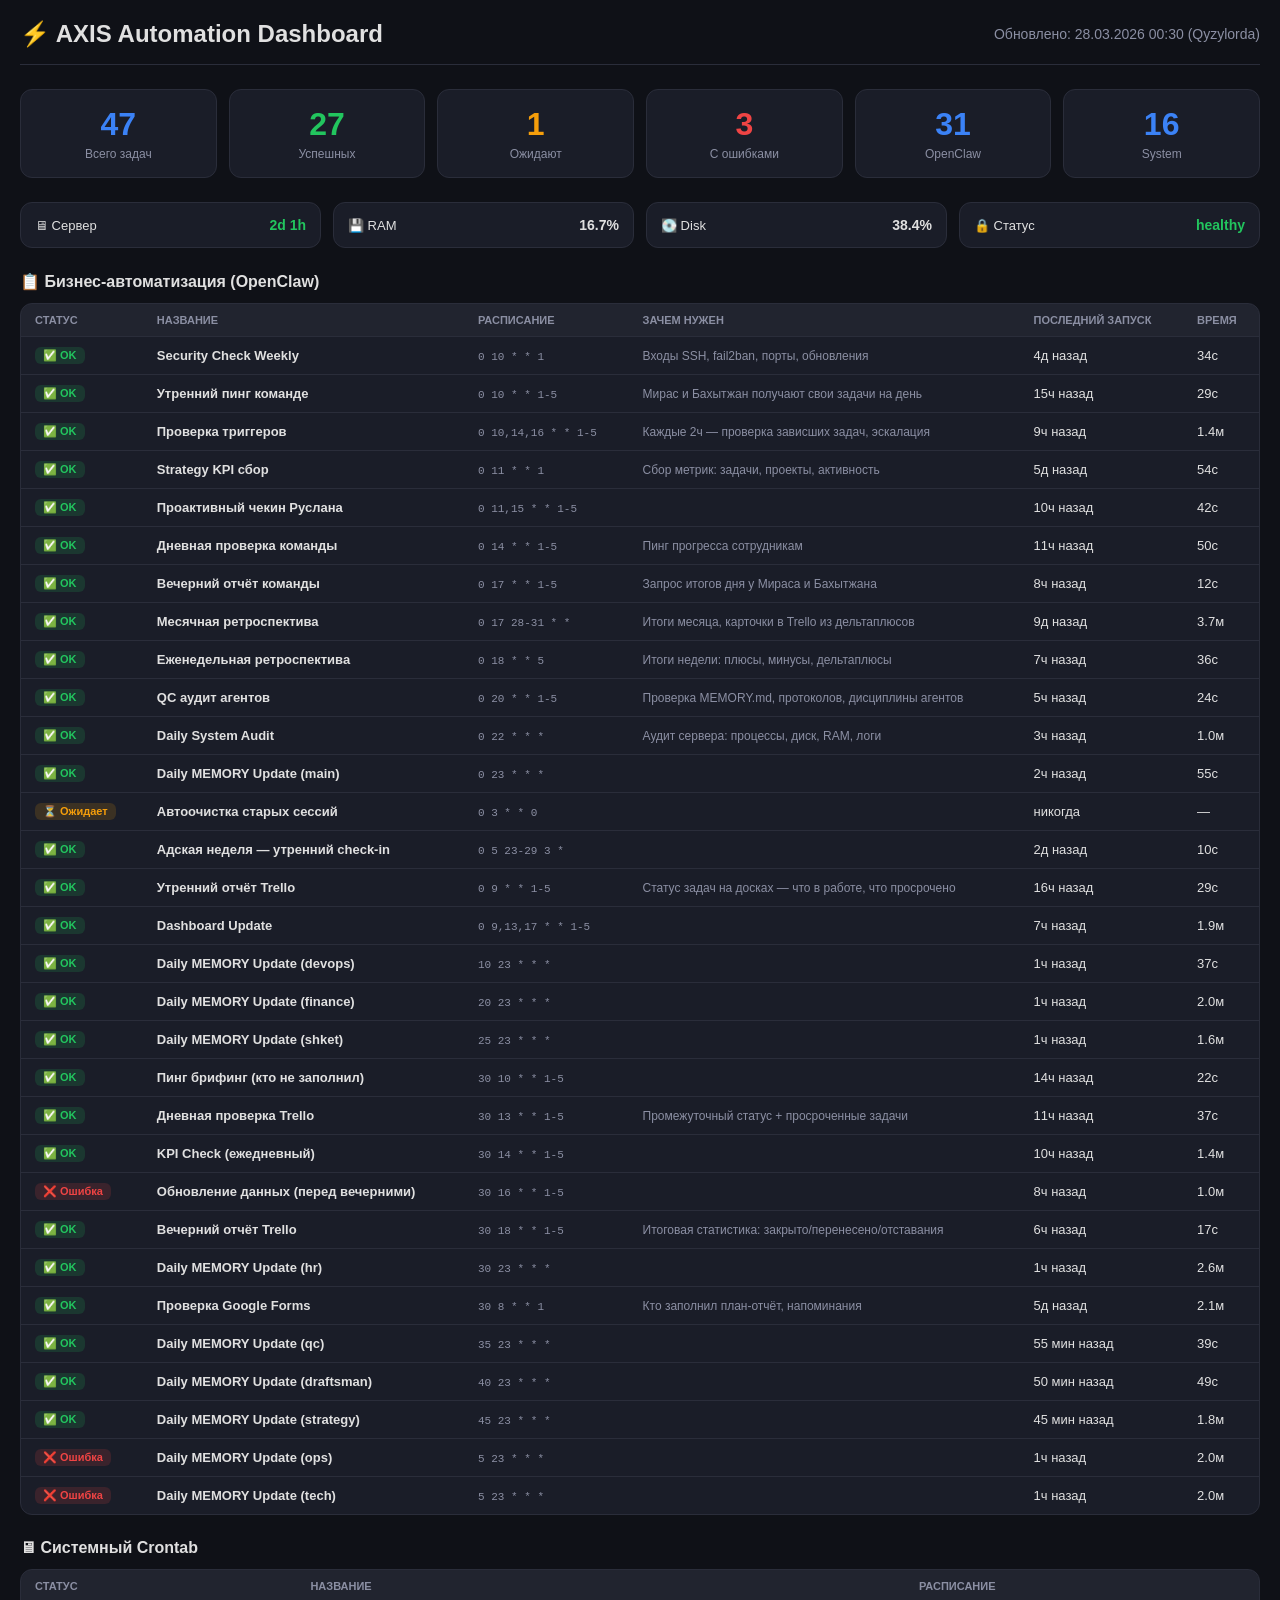
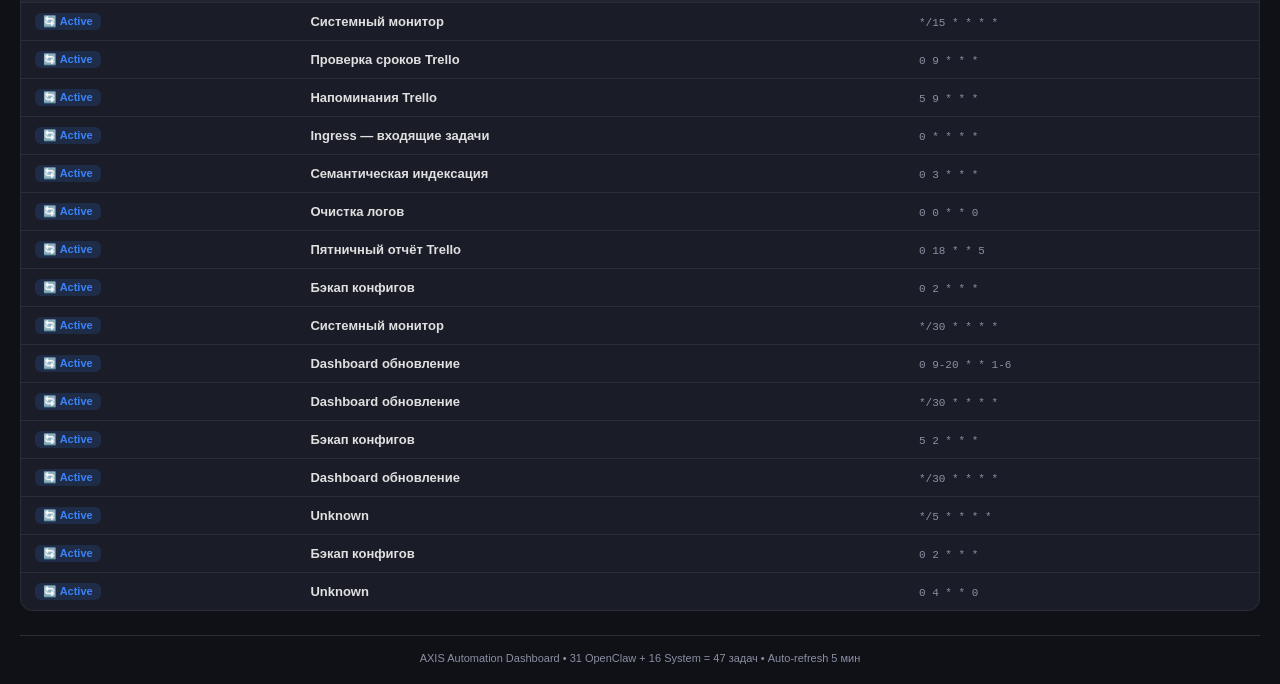
<file: dashboard/automation.html>
<!DOCTYPE html>
<html lang="ru">
<head>
<meta charset="UTF-8">
<meta name="viewport" content="width=device-width, initial-scale=1.0">
<meta http-equiv="refresh" content="300">
<title>AXIS Automation Dashboard</title>
<style>
:root {
    --bg: #0f1117;
    --card: #1a1d28;
    --border: #2a2d3a;
    --text: #e0e0e0;
    --text-dim: #8b8fa3;
    --accent: #6366f1;
    --green: #22c55e;
    --red: #ef4444;
    --yellow: #f59e0b;
    --blue: #3b82f6;
}
* { margin: 0; padding: 0; box-sizing: border-box; }
body { 
    font-family: 'Inter', -apple-system, sans-serif; 
    background: var(--bg); 
    color: var(--text);
    padding: 20px;
    max-width: 1400px;
    margin: 0 auto;
}
.header {
    display: flex;
    justify-content: space-between;
    align-items: center;
    margin-bottom: 24px;
    padding-bottom: 16px;
    border-bottom: 1px solid var(--border);
}
.header h1 { font-size: 24px; font-weight: 700; }
.header .time { color: var(--text-dim); font-size: 14px; }
.stats {
    display: grid;
    grid-template-columns: repeat(auto-fit, minmax(160px, 1fr));
    gap: 12px;
    margin-bottom: 24px;
}
.stat {
    background: var(--card);
    border: 1px solid var(--border);
    border-radius: 12px;
    padding: 16px;
    text-align: center;
}
.stat .number { font-size: 32px; font-weight: 700; }
.stat .label { font-size: 12px; color: var(--text-dim); margin-top: 4px; }
.stat.green .number { color: var(--green); }
.stat.red .number { color: var(--red); }
.stat.yellow .number { color: var(--yellow); }
.stat.blue .number { color: var(--blue); }
.section { margin-bottom: 24px; }
.section h2 {
    font-size: 16px;
    font-weight: 600;
    margin-bottom: 12px;
    display: flex;
    align-items: center;
    gap: 8px;
}
.table-wrap {
    background: var(--card);
    border: 1px solid var(--border);
    border-radius: 12px;
    overflow: hidden;
}
table { width: 100%; border-collapse: collapse; }
th {
    text-align: left;
    padding: 10px 14px;
    font-size: 11px;
    font-weight: 600;
    text-transform: uppercase;
    color: var(--text-dim);
    background: rgba(255,255,255,0.03);
    border-bottom: 1px solid var(--border);
}
td {
    padding: 10px 14px;
    font-size: 13px;
    border-bottom: 1px solid var(--border);
}
tr:last-child td { border-bottom: none; }
tr:hover { background: rgba(255,255,255,0.02); }
.badge {
    display: inline-block;
    padding: 2px 8px;
    border-radius: 6px;
    font-size: 11px;
    font-weight: 600;
}
.badge-ok { background: rgba(34,197,94,0.15); color: var(--green); }
.badge-error { background: rgba(239,68,68,0.15); color: var(--red); }
.badge-idle { background: rgba(245,158,11,0.15); color: var(--yellow); }
.badge-sys { background: rgba(59,130,246,0.15); color: var(--blue); }
.schedule { font-family: monospace; font-size: 11px; color: var(--text-dim); }
.purpose { font-size: 12px; color: var(--text-dim); max-width: 300px; }
.health-bar {
    display: grid;
    grid-template-columns: repeat(auto-fit, minmax(200px, 1fr));
    gap: 12px;
    margin-bottom: 24px;
}
.health-item {
    background: var(--card);
    border: 1px solid var(--border);
    border-radius: 12px;
    padding: 14px;
    display: flex;
    justify-content: space-between;
    align-items: center;
}
.health-item .name { font-size: 13px; }
.health-item .val { font-weight: 600; font-size: 14px; }
.footer { 
    text-align: center; 
    color: var(--text-dim); 
    font-size: 11px; 
    margin-top: 24px;
    padding-top: 16px;
    border-top: 1px solid var(--border);
}
</style>
</head>
<body>

<div class="header">
    <h1>⚡ AXIS Automation Dashboard</h1>
    <div class="time">Обновлено: 28.03.2026 00:30 (Qyzylorda)</div>
</div>

<!-- STATS -->
<div class="stats">
    <div class="stat blue"><div class="number">47</div><div class="label">Всего задач</div></div>
    <div class="stat green"><div class="number">27</div><div class="label">Успешных</div></div>
    <div class="stat yellow"><div class="number">1</div><div class="label">Ожидают</div></div>
    <div class="stat red"><div class="number">3</div><div class="label">С ошибками</div></div>
    <div class="stat blue"><div class="number">31</div><div class="label">OpenClaw</div></div>
    <div class="stat blue"><div class="number">16</div><div class="label">System</div></div>
</div>
<div class="health-bar"><div class="health-item"><span class="name">🖥 Сервер</span><span class="val" style="color:var(--green)">2d 1h</span></div><div class="health-item"><span class="name">💾 RAM</span><span class="val">16.7%</span></div><div class="health-item"><span class="name">💽 Disk</span><span class="val">38.4%</span></div><div class="health-item"><span class="name">🔒 Статус</span><span class="val" style="color:var(--green)">healthy</span></div></div><div class="section"><h2>📋 Бизнес-автоматизация (OpenClaw)</h2><div class="table-wrap"><table><tr><th>Статус</th><th>Название</th><th>Расписание</th><th>Зачем нужен</th><th>Последний запуск</th><th>Время</th></tr><tr><td><span class="badge badge-ok">✅ OK</span></td><td><strong>Security Check Weekly</strong></td><td><span class="schedule">0 10 * * 1</span></td><td><span class="purpose">Входы SSH, fail2ban, порты, обновления</span></td><td>4д назад</td><td>34с</td></tr><tr><td><span class="badge badge-ok">✅ OK</span></td><td><strong>Утренний пинг команде</strong></td><td><span class="schedule">0 10 * * 1-5</span></td><td><span class="purpose">Мирас и Бахытжан получают свои задачи на день</span></td><td>15ч назад</td><td>29с</td></tr><tr><td><span class="badge badge-ok">✅ OK</span></td><td><strong>Проверка триггеров</strong></td><td><span class="schedule">0 10,14,16 * * 1-5</span></td><td><span class="purpose">Каждые 2ч — проверка зависших задач, эскалация</span></td><td>9ч назад</td><td>1.4м</td></tr><tr><td><span class="badge badge-ok">✅ OK</span></td><td><strong>Strategy KPI сбор</strong></td><td><span class="schedule">0 11 * * 1</span></td><td><span class="purpose">Сбор метрик: задачи, проекты, активность</span></td><td>5д назад</td><td>54с</td></tr><tr><td><span class="badge badge-ok">✅ OK</span></td><td><strong>Проактивный чекин Руслана</strong></td><td><span class="schedule">0 11,15 * * 1-5</span></td><td><span class="purpose"></span></td><td>10ч назад</td><td>42с</td></tr><tr><td><span class="badge badge-ok">✅ OK</span></td><td><strong>Дневная проверка команды</strong></td><td><span class="schedule">0 14 * * 1-5</span></td><td><span class="purpose">Пинг прогресса сотрудникам</span></td><td>11ч назад</td><td>50с</td></tr><tr><td><span class="badge badge-ok">✅ OK</span></td><td><strong>Вечерний отчёт команды</strong></td><td><span class="schedule">0 17 * * 1-5</span></td><td><span class="purpose">Запрос итогов дня у Мираса и Бахытжана</span></td><td>8ч назад</td><td>12с</td></tr><tr><td><span class="badge badge-ok">✅ OK</span></td><td><strong>Месячная ретроспектива</strong></td><td><span class="schedule">0 17 28-31 * *</span></td><td><span class="purpose">Итоги месяца, карточки в Trello из дельтаплюсов</span></td><td>9д назад</td><td>3.7м</td></tr><tr><td><span class="badge badge-ok">✅ OK</span></td><td><strong>Еженедельная ретроспектива</strong></td><td><span class="schedule">0 18 * * 5</span></td><td><span class="purpose">Итоги недели: плюсы, минусы, дельтаплюсы</span></td><td>7ч назад</td><td>36с</td></tr><tr><td><span class="badge badge-ok">✅ OK</span></td><td><strong>QC аудит агентов</strong></td><td><span class="schedule">0 20 * * 1-5</span></td><td><span class="purpose">Проверка MEMORY.md, протоколов, дисциплины агентов</span></td><td>5ч назад</td><td>24с</td></tr><tr><td><span class="badge badge-ok">✅ OK</span></td><td><strong>Daily System Audit</strong></td><td><span class="schedule">0 22 * * *</span></td><td><span class="purpose">Аудит сервера: процессы, диск, RAM, логи</span></td><td>3ч назад</td><td>1.0м</td></tr><tr><td><span class="badge badge-ok">✅ OK</span></td><td><strong>Daily MEMORY Update (main)</strong></td><td><span class="schedule">0 23 * * *</span></td><td><span class="purpose"></span></td><td>2ч назад</td><td>55с</td></tr><tr><td><span class="badge badge-idle">⏳ Ожидает</span></td><td><strong>Автоочистка старых сессий</strong></td><td><span class="schedule">0 3 * * 0</span></td><td><span class="purpose"></span></td><td>никогда</td><td>—</td></tr><tr><td><span class="badge badge-ok">✅ OK</span></td><td><strong>Адская неделя — утренний check-in</strong></td><td><span class="schedule">0 5 23-29 3 *</span></td><td><span class="purpose"></span></td><td>2д назад</td><td>10с</td></tr><tr><td><span class="badge badge-ok">✅ OK</span></td><td><strong>Утренний отчёт Trello</strong></td><td><span class="schedule">0 9 * * 1-5</span></td><td><span class="purpose">Статус задач на досках — что в работе, что просрочено</span></td><td>16ч назад</td><td>29с</td></tr><tr><td><span class="badge badge-ok">✅ OK</span></td><td><strong>Dashboard Update</strong></td><td><span class="schedule">0 9,13,17 * * 1-5</span></td><td><span class="purpose"></span></td><td>7ч назад</td><td>1.9м</td></tr><tr><td><span class="badge badge-ok">✅ OK</span></td><td><strong>Daily MEMORY Update (devops)</strong></td><td><span class="schedule">10 23 * * *</span></td><td><span class="purpose"></span></td><td>1ч назад</td><td>37с</td></tr><tr><td><span class="badge badge-ok">✅ OK</span></td><td><strong>Daily MEMORY Update (finance)</strong></td><td><span class="schedule">20 23 * * *</span></td><td><span class="purpose"></span></td><td>1ч назад</td><td>2.0м</td></tr><tr><td><span class="badge badge-ok">✅ OK</span></td><td><strong>Daily MEMORY Update (shket)</strong></td><td><span class="schedule">25 23 * * *</span></td><td><span class="purpose"></span></td><td>1ч назад</td><td>1.6м</td></tr><tr><td><span class="badge badge-ok">✅ OK</span></td><td><strong>Пинг брифинг (кто не заполнил)</strong></td><td><span class="schedule">30 10 * * 1-5</span></td><td><span class="purpose"></span></td><td>14ч назад</td><td>22с</td></tr><tr><td><span class="badge badge-ok">✅ OK</span></td><td><strong>Дневная проверка Trello</strong></td><td><span class="schedule">30 13 * * 1-5</span></td><td><span class="purpose">Промежуточный статус + просроченные задачи</span></td><td>11ч назад</td><td>37с</td></tr><tr><td><span class="badge badge-ok">✅ OK</span></td><td><strong>KPI Check (ежедневный)</strong></td><td><span class="schedule">30 14 * * 1-5</span></td><td><span class="purpose"></span></td><td>10ч назад</td><td>1.4м</td></tr><tr><td><span class="badge badge-error">❌ Ошибка</span></td><td><strong>Обновление данных (перед вечерними)</strong></td><td><span class="schedule">30 16 * * 1-5</span></td><td><span class="purpose"></span></td><td>8ч назад</td><td>1.0м</td></tr><tr><td><span class="badge badge-ok">✅ OK</span></td><td><strong>Вечерний отчёт Trello</strong></td><td><span class="schedule">30 18 * * 1-5</span></td><td><span class="purpose">Итоговая статистика: закрыто/перенесено/отставания</span></td><td>6ч назад</td><td>17с</td></tr><tr><td><span class="badge badge-ok">✅ OK</span></td><td><strong>Daily MEMORY Update (hr)</strong></td><td><span class="schedule">30 23 * * *</span></td><td><span class="purpose"></span></td><td>1ч назад</td><td>2.6м</td></tr><tr><td><span class="badge badge-ok">✅ OK</span></td><td><strong>Проверка Google Forms</strong></td><td><span class="schedule">30 8 * * 1</span></td><td><span class="purpose">Кто заполнил план-отчёт, напоминания</span></td><td>5д назад</td><td>2.1м</td></tr><tr><td><span class="badge badge-ok">✅ OK</span></td><td><strong>Daily MEMORY Update (qc)</strong></td><td><span class="schedule">35 23 * * *</span></td><td><span class="purpose"></span></td><td>55 мин назад</td><td>39с</td></tr><tr><td><span class="badge badge-ok">✅ OK</span></td><td><strong>Daily MEMORY Update (draftsman)</strong></td><td><span class="schedule">40 23 * * *</span></td><td><span class="purpose"></span></td><td>50 мин назад</td><td>49с</td></tr><tr><td><span class="badge badge-ok">✅ OK</span></td><td><strong>Daily MEMORY Update (strategy)</strong></td><td><span class="schedule">45 23 * * *</span></td><td><span class="purpose"></span></td><td>45 мин назад</td><td>1.8м</td></tr><tr><td><span class="badge badge-error">❌ Ошибка</span></td><td><strong>Daily MEMORY Update (ops)</strong></td><td><span class="schedule">5 23 * * *</span></td><td><span class="purpose"></span></td><td>1ч назад</td><td>2.0м</td></tr><tr><td><span class="badge badge-error">❌ Ошибка</span></td><td><strong>Daily MEMORY Update (tech)</strong></td><td><span class="schedule">5 23 * * *</span></td><td><span class="purpose"></span></td><td>1ч назад</td><td>2.0м</td></tr></table></div></div><div class="section"><h2>🖥 Системный Crontab</h2><div class="table-wrap"><table><tr><th>Статус</th><th>Название</th><th>Расписание</th></tr><tr><td><span class="badge badge-sys">🔄 Active</span></td><td><strong>Системный монитор</strong></td><td><span class="schedule">*/15 * * * *</span></td></tr><tr><td><span class="badge badge-sys">🔄 Active</span></td><td><strong>Проверка сроков Trello</strong></td><td><span class="schedule">0 9 * * *</span></td></tr><tr><td><span class="badge badge-sys">🔄 Active</span></td><td><strong>Напоминания Trello</strong></td><td><span class="schedule">5 9 * * *</span></td></tr><tr><td><span class="badge badge-sys">🔄 Active</span></td><td><strong>Ingress — входящие задачи</strong></td><td><span class="schedule">0 * * * *</span></td></tr><tr><td><span class="badge badge-sys">🔄 Active</span></td><td><strong>Семантическая индексация</strong></td><td><span class="schedule">0 3 * * *</span></td></tr><tr><td><span class="badge badge-sys">🔄 Active</span></td><td><strong>Очистка логов</strong></td><td><span class="schedule">0 0 * * 0</span></td></tr><tr><td><span class="badge badge-sys">🔄 Active</span></td><td><strong>Пятничный отчёт Trello</strong></td><td><span class="schedule">0 18 * * 5</span></td></tr><tr><td><span class="badge badge-sys">🔄 Active</span></td><td><strong>Бэкап конфигов</strong></td><td><span class="schedule">0 2 * * *</span></td></tr><tr><td><span class="badge badge-sys">🔄 Active</span></td><td><strong>Системный монитор</strong></td><td><span class="schedule">*/30 * * * *</span></td></tr><tr><td><span class="badge badge-sys">🔄 Active</span></td><td><strong>Dashboard обновление</strong></td><td><span class="schedule">0 9-20 * * 1-6</span></td></tr><tr><td><span class="badge badge-sys">🔄 Active</span></td><td><strong>Dashboard обновление</strong></td><td><span class="schedule">*/30 * * * *</span></td></tr><tr><td><span class="badge badge-sys">🔄 Active</span></td><td><strong>Бэкап конфигов</strong></td><td><span class="schedule">5 2 * * *</span></td></tr><tr><td><span class="badge badge-sys">🔄 Active</span></td><td><strong>Dashboard обновление</strong></td><td><span class="schedule">*/30 * * * *</span></td></tr><tr><td><span class="badge badge-sys">🔄 Active</span></td><td><strong>Unknown</strong></td><td><span class="schedule">*/5 * * * *</span></td></tr><tr><td><span class="badge badge-sys">🔄 Active</span></td><td><strong>Бэкап конфигов</strong></td><td><span class="schedule">0 2 * * *</span></td></tr><tr><td><span class="badge badge-sys">🔄 Active</span></td><td><strong>Unknown</strong></td><td><span class="schedule">0 4 * * 0</span></td></tr></table></div></div><div class="footer">AXIS Automation Dashboard • 31 OpenClaw + 16 System = 47 задач • Auto-refresh 5 мин</div></body></html>
</file>
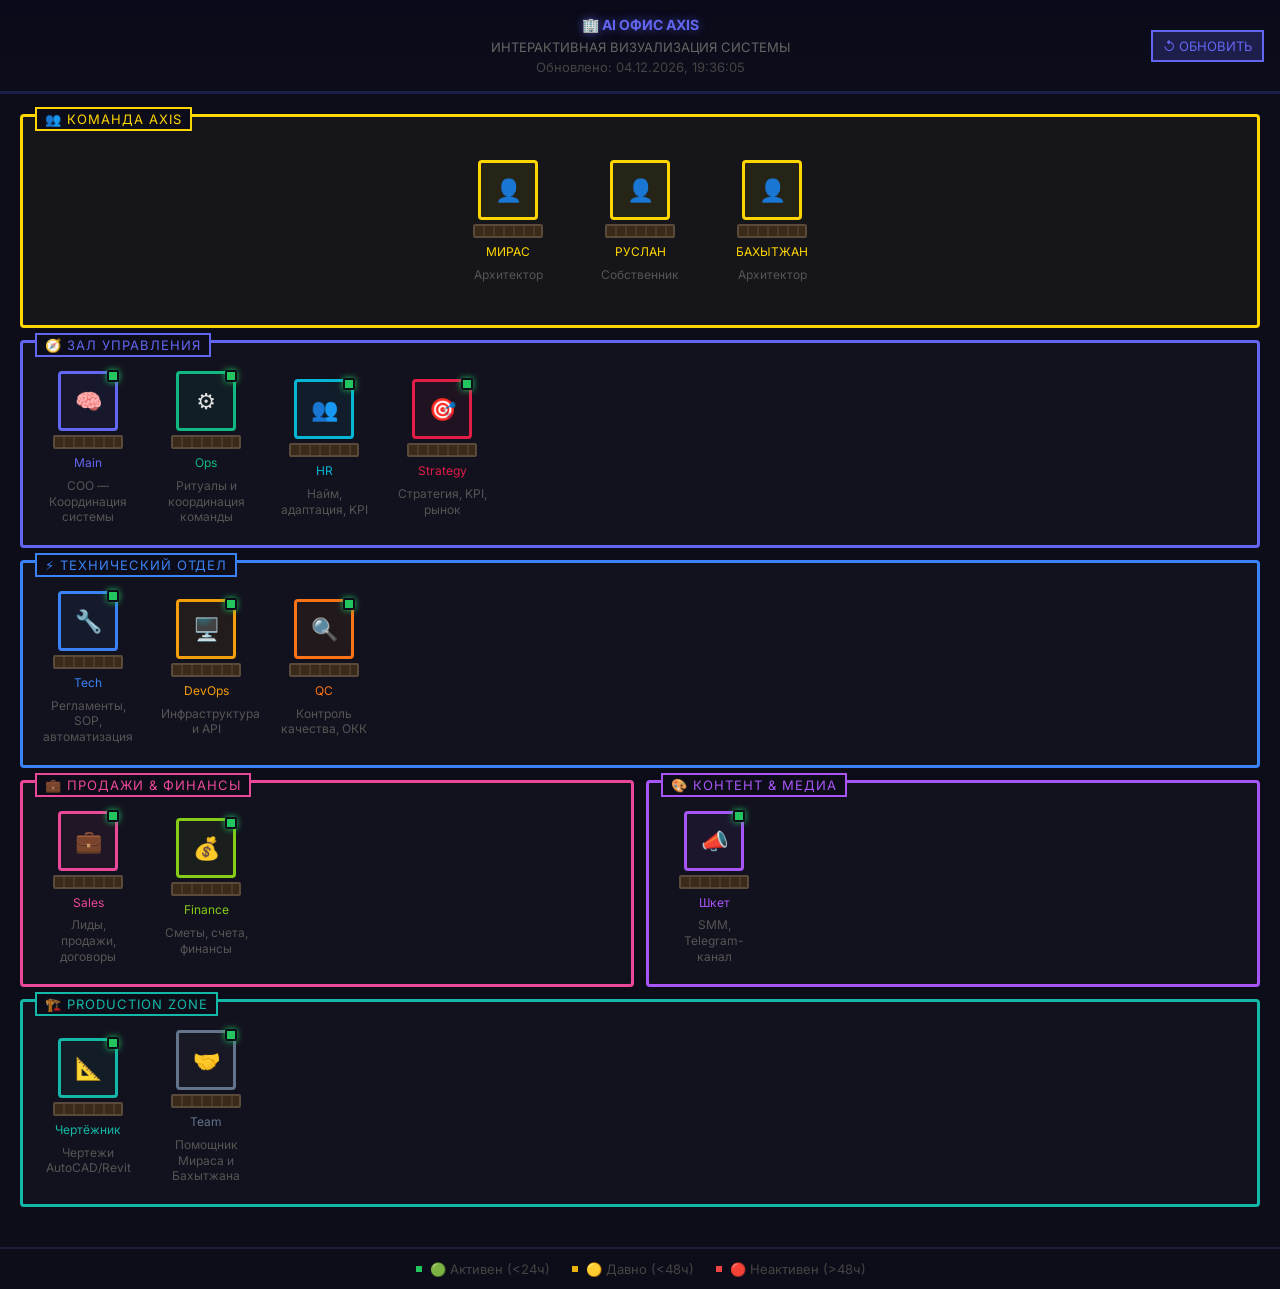
<file: dashboard/office.html>
<!DOCTYPE html>
<html lang="ru">
<head>
<meta charset="UTF-8">
<meta name="viewport" content="width=device-width, initial-scale=1.0">
<meta http-equiv="refresh" content="300">
<title>🏢 AI Офис AXIS</title>
<style>
@import url('https://fonts.googleapis.com/css2?family=Inter:wght@400;600;700&display=swap');

* { margin: 0; padding: 0; box-sizing: border-box; }

body {
    background: #0d0d1a;
    font-family: 'Inter', system-ui, sans-serif;
    overflow-x: hidden;
    min-height: 100vh;
    color: #e0e0e0;
}

/* ===== HEADER ===== */
.header {
    text-align: center;
    padding: 16px 20px;
    background: linear-gradient(180deg, #0a0a1a 0%, #0d0d1a 100%);
    border-bottom: 3px solid #1e1e4a;
    position: relative;
}
.header h1 { font-size: 14px; color: #6366f1; text-shadow: 0 0 10px #6366f199; margin-bottom: 6px; }
.header .subtitle { font-size: 13px; color: #666; }
.header .timestamp { font-size: 13px; color: #444; margin-top: 4px; }
.refresh-btn {
    position: absolute; right: 16px; top: 50%; transform: translateY(-50%);
    background: #1e1e4a; border: 2px solid #6366f1; color: #6366f1;
    font-family: 'Inter', system-ui, sans-serif; font-size: 13px;
    padding: 6px 10px; cursor: pointer; transition: all 0.2s;
}
.refresh-btn:hover { background: #6366f1; color: #fff; }

/* ===== OFFICE FLOOR PLAN ===== */
.office-wrapper {
    max-width: 1400px;
    margin: 0 auto;
    padding: 20px;
}

.floor-plan {
    display: grid;
    grid-template-rows: auto auto auto auto;
    gap: 12px;
    width: 100%;
}

/* ===== ROOMS ===== */
.room {
    border: 3px solid;
    border-radius: 4px;
    padding: 12px;
    position: relative;
    background: rgba(255,255,255,0.02);
}
.room-label {
    position: absolute;
    top: -10px; left: 12px;
    font-size: 13px;
    padding: 2px 8px;
    background: #0d0d1a;
    border: 2px solid currentColor;
    letter-spacing: 1px;
    text-transform: uppercase;
}

.room-ruslan {
    border-color: #ffd700;
    background: rgba(255, 215, 0, 0.04);
    grid-row: 1;
    display: flex;
    justify-content: center;
    align-items: center;
    padding: 20px;
    min-height: 100px;
}
.room-ruslan .room-label { color: #ffd700; }

.room-management {
    border-color: #6366f1;
    grid-row: 2;
}
.room-management .room-label { color: #6366f1; }

.room-tech {
    border-color: #3b82f6;
    grid-row: 3;
}
.room-tech .room-label { color: #3b82f6; }

.room-salesrow {
    display: grid;
    grid-template-columns: 1fr 1fr;
    gap: 12px;
    grid-row: 4;
}

.room-sales-inner {
    border: 3px solid #ec4899;
    border-radius: 4px;
    padding: 12px;
    position: relative;
    background: rgba(255,255,255,0.02);
}
.room-sales-inner .room-label { color: #ec4899; }

.room-creative-inner {
    border: 3px solid #a855f7;
    border-radius: 4px;
    padding: 12px;
    position: relative;
    background: rgba(255,255,255,0.02);
}
.room-creative-inner .room-label { color: #a855f7; }

.room-production {
    border-color: #14b8a6;
    grid-row: 5;
}
.room-production .room-label { color: #14b8a6; }

/* ===== AGENTS GRID ===== */
.agents-row {
    display: flex;
    flex-wrap: wrap;
    gap: 12px;
    padding-top: 8px;
    justify-content: flex-start;
    align-items: center;
}

/* ===== RUSLAN CARD ===== */
.ruslan-card {
    display: flex;
    flex-direction: column;
    align-items: center;
    gap: 8px;
    cursor: default;
}
.ruslan-sprite {
    width: 80px; height: 80px;
    background: linear-gradient(135deg, #ffd700 0%, #ff8c00 100%);
    border: 4px solid #ffd700;
    border-radius: 4px;
    display: flex; align-items: center; justify-content: center;
    font-size: 32px;
    box-shadow: 0 0 20px #ffd70066, 0 0 40px #ffd70033;
    image-rendering: pixelated;
}
.ruslan-name {
    font-size: 14px;
    color: #ffd700;
    text-shadow: 0 0 8px #ffd70099;
}
.ruslan-role { font-size: 12px; color: #aa8800; }

/* ===== AGENT CARD ===== */
.agent-card {
    display: flex;
    flex-direction: column;
    align-items: center;
    gap: 6px;
    cursor: pointer;
    transition: transform 0.15s;
    padding: 8px;
    border-radius: 4px;
    min-width: 90px;
    position: relative;
}
.agent-card:hover { transform: scale(1.1); }
.agent-card:hover .agent-sprite { box-shadow: 0 0 20px var(--agent-color), 0 0 40px var(--agent-color-dim); }

.agent-sprite {
    width: 60px; height: 60px;
    border: 3px solid var(--agent-color);
    border-radius: 4px;
    display: flex; align-items: center; justify-content: center;
    font-size: 22px;
    background: var(--agent-bg);
    transition: box-shadow 0.2s;
    image-rendering: pixelated;
    position: relative;
    overflow: visible;
}

/* Пиксельный стол под агентом */
.desk {
    width: 70px; height: 14px;
    background: repeating-linear-gradient(
        90deg,
        #3a2a1a 0px, #3a2a1a 8px,
        #4a3a2a 8px, #4a3a2a 10px
    );
    border: 2px solid #5a4a3a;
    border-radius: 2px;
    margin-top: -2px;
}

.agent-name {
    font-size: 12px;
    color: var(--agent-color);
    text-align: center;
    max-width: 90px;
    line-height: 1.4;
}
.agent-role {
    font-size: 12px;
    color: #555;
    text-align: center;
    max-width: 90px;
    line-height: 1.3;
}

/* ===== STATUS INDICATOR ===== */
.status-dot {
    position: absolute;
    top: -4px; right: -4px;
    width: 12px; height: 12px;
    border-radius: 2px;
    border: 2px solid #0d0d1a;
    z-index: 2;
}
.status-green { background: #22c55e; box-shadow: 0 0 6px #22c55e; }
.status-yellow { background: #eab308; box-shadow: 0 0 6px #eab308; }
.status-red { background: #ef4444; box-shadow: 0 0 4px #ef4444; }

.pulse {
    animation: pixel-pulse 1.5s infinite;
}
@keyframes pixel-pulse {
    0%, 100% { opacity: 1; transform: scale(1); }
    50% { opacity: 0.5; transform: scale(0.85); }
}

/* ===== PRODUCTION ZONE LABELS ===== */
.production-workers {
    display: flex;
    gap: 20px;
    margin-top: 8px;
    padding: 8px;
    background: rgba(20, 184, 166, 0.05);
    border: 2px dashed #14b8a633;
    border-radius: 4px;
}
.worker-badge {
    display: flex;
    flex-direction: column;
    align-items: center;
    gap: 4px;
}
.worker-avatar {
    width: 36px; height: 36px;
    background: linear-gradient(135deg, #14b8a6, #0d9488);
    border: 2px solid #14b8a6;
    border-radius: 3px;
    display: flex; align-items: center; justify-content: center;
    font-size: 16px;
}
.worker-name { font-size: 12px; color: #14b8a6; }

/* ===== MODAL ===== */
.modal-overlay {
    display: none;
    position: fixed;
    inset: 0;
    background: rgba(0,0,0,0.85);
    z-index: 1000;
    align-items: center;
    justify-content: center;
    padding: 16px;
}
.modal-overlay.active { display: flex; }

.modal {
    background: #0d0d1a;
    border: 3px solid var(--modal-color, #6366f1);
    border-radius: 4px;
    max-width: 560px;
    width: 100%;
    max-height: 90vh;
    overflow-y: auto;
    box-shadow: 0 0 40px var(--modal-color-dim, #6366f144);
    animation: modal-in 0.15s ease-out;
}
@keyframes modal-in {
    from { transform: scale(0.9); opacity: 0; }
    to { transform: scale(1); opacity: 1; }
}

.modal-header {
    padding: 16px 20px;
    border-bottom: 2px solid var(--modal-color, #6366f1);
    display: flex;
    align-items: center;
    gap: 12px;
    position: sticky; top: 0;
    background: #0d0d1a;
    z-index: 1;
}
.modal-emoji { font-size: 28px; }
.modal-title { flex: 1; }
.modal-title h2 { font-size: 11px; color: var(--modal-color, #6366f1); margin-bottom: 4px; }
.modal-title p { font-size: 13px; color: #777; }
.modal-close {
    background: none; border: 2px solid #333; color: #666;
    font-family: 'Inter', system-ui, sans-serif; font-size: 14px;
    width: 28px; height: 28px; cursor: pointer;
    display: flex; align-items: center; justify-content: center;
    transition: all 0.15s;
}
.modal-close:hover { border-color: var(--modal-color, #6366f1); color: var(--modal-color, #6366f1); }

.modal-body { padding: 16px 20px; display: flex; flex-direction: column; gap: 14px; }

.modal-section {}
.modal-section-title {
    font-size: 13px;
    color: #555;
    margin-bottom: 8px;
    padding-bottom: 4px;
    border-bottom: 1px solid #1e1e3a;
    text-transform: uppercase;
    letter-spacing: 1px;
}

.status-badge {
    display: inline-flex;
    align-items: center;
    gap: 6px;
    padding: 4px 10px;
    border: 2px solid;
    border-radius: 3px;
    font-size: 13px;
}
.status-badge.green { border-color: #22c55e; color: #22c55e; }
.status-badge.yellow { border-color: #eab308; color: #eab308; }
.status-badge.red { border-color: #ef4444; color: #ef4444; }

.task-list { list-style: none; display: flex; flex-direction: column; gap: 5px; }
.task-item {
    font-size: 12px;
    color: #aaa;
    padding: 5px 8px;
    background: #111122;
    border-left: 3px solid var(--modal-color, #6366f1);
    line-height: 1.6;
    word-break: break-word;
}

.question-list { list-style: none; display: flex; flex-direction: column; gap: 5px; }
.question-item {
    font-size: 12px;
    color: #fbbf24;
    padding: 5px 8px;
    background: #1a1500;
    border-left: 3px solid #f59e0b;
    line-height: 1.6;
    word-break: break-word;
}

.meta-grid {
    display: grid;
    grid-template-columns: 1fr 1fr;
    gap: 8px;
}
.meta-item {
    background: #111122;
    padding: 8px;
    border: 1px solid #1e1e3a;
    border-radius: 3px;
}
.meta-label { font-size: 12px; color: #444; margin-bottom: 4px; }
.meta-value { font-size: 13px; color: #aaa; word-break: break-word; }

.no-data { font-size: 12px; color: #333; font-style: italic; }

/* ===== LEGEND ===== */
.legend {
    display: flex;
    justify-content: center;
    gap: 20px;
    padding: 12px;
    font-size: 13px;
    color: #444;
    border-top: 2px solid #1e1e3a;
    margin-top: 20px;
}
.legend-item { display: flex; align-items: center; gap: 6px; }
.legend-dot {
    width: 10px; height: 10px;
    border-radius: 2px;
    border: 2px solid #0d0d1a;
}

/* ===== SCROLLBAR ===== */
::-webkit-scrollbar { width: 6px; }
::-webkit-scrollbar-track { background: #0d0d1a; }
::-webkit-scrollbar-thumb { background: #1e1e4a; }
::-webkit-scrollbar-thumb:hover { background: #6366f1; }

/* ===== RESPONSIVE ===== */
@media (max-width: 768px) {
    .header h1 { font-size: 10px; }
    .floor-plan { gap: 8px; }
    .agents-row { gap: 8px; }
    .agent-card { min-width: 70px; padding: 4px; }
    .agent-sprite { width: 48px; height: 48px; font-size: 18px; }
    .desk { width: 56px; }
    .room-salesrow { grid-template-columns: 1fr; }
    .refresh-btn { display: none; }
}
</style>
</head>
<body>

<div class="header">
    <h1>🏢 AI ОФИС AXIS</h1>
    <div class="subtitle">ИНТЕРАКТИВНАЯ ВИЗУАЛИЗАЦИЯ СИСТЕМЫ</div>
    <div class="timestamp" id="ts"></div>
    <button class="refresh-btn" onclick="location.reload()">↺ ОБНОВИТЬ</button>
</div>

<div class="office-wrapper">
<div class="floor-plan">

    <!-- КАБИНЕТ РУСЛАНА + КОМАНДА -->
    <div class="room room-ruslan">
        <span class="room-label" style="color:#ffd700">👥 Команда AXIS</span>
        <div style="display: flex; justify-content: center; align-items: flex-start; gap: 40px; flex-wrap: wrap; padding: 15px 0;">
            <div class="agent-card" style="--agent-color: #ffd700; --agent-color-dim: #ffd70033; cursor: pointer;" onclick="openTeamModal('miras')" style="cursor:pointer">
                <div class="agent-sprite" style="background: #ffd70011; pointer-events:none;">👤</div>
                <div class="desk" style="pointer-events:none;"></div>
                <div class="agent-name" style="pointer-events:none;">МИРАС</div>
                <div class="agent-role" style="pointer-events:none;">Архитектор</div>
            </div>
            <div class="agent-card" style="--agent-color: #ffd700; --agent-color-dim: #ffd70033; cursor: pointer;" onclick="openTeamModal('ruslan')" style="cursor:pointer">
                <div class="agent-sprite" style="background: #ffd70011; pointer-events:none;">👤</div>
                <div class="desk" style="pointer-events:none;"></div>
                <div class="agent-name" style="pointer-events:none;">РУСЛАН</div>
                <div class="agent-role" style="pointer-events:none;">Собственник</div>
            </div>
            <div class="agent-card" style="--agent-color: #ffd700; --agent-color-dim: #ffd70033; cursor: pointer;" onclick="openTeamModal('bahytzhan')" style="cursor:pointer">
                <div class="agent-sprite" style="background: #ffd70011; pointer-events:none;">👤</div>
                <div class="desk" style="pointer-events:none;"></div>
                <div class="agent-name" style="pointer-events:none;">БАХЫТЖАН</div>
                <div class="agent-role" style="pointer-events:none;">Архитектор</div>
            </div>
        </div>
    </div>

    <!-- ЗАЛ УПРАВЛЕНИЯ -->
    <div class="room room-management">
        <span class="room-label">🧭 Зал управления</span>
        <div class="agents-row" id="room-management"></div>
    </div>

    <!-- ТЕХНИЧЕСКИЙ ОТДЕЛ -->
    <div class="room room-tech">
        <span class="room-label">⚡ Технический отдел</span>
        <div class="agents-row" id="room-tech"></div>
    </div>

    <!-- ПРОДАЖИ + КРЕАТИВ -->
    <div class="room-salesrow">
        <div class="room-sales-inner">
            <span class="room-label">💼 Продажи & Финансы</span>
            <div class="agents-row" id="room-sales"></div>
        </div>
        <div class="room-creative-inner">
            <span class="room-label">🎨 Контент & Медиа</span>
            <div class="agents-row" id="room-creative"></div>
        </div>
    </div>

    <!-- PRODUCTION ZONE -->
    <div class="room room-production">
        <span class="room-label">🏗️ Production Zone</span>
        <div class="agents-row" id="room-production"></div>
    </div>

</div><!-- /floor-plan -->
</div><!-- /office-wrapper -->

<div class="legend">
    <div class="legend-item"><div class="legend-dot" style="background:#22c55e"></div> 🟢 Активен (&lt;24ч)</div>
    <div class="legend-item"><div class="legend-dot" style="background:#eab308"></div> 🟡 Давно (&lt;48ч)</div>
    <div class="legend-item"><div class="legend-dot" style="background:#ef4444"></div> 🔴 Неактивен (&gt;48ч)</div>
</div>

<!-- MODAL -->
<div class="modal-overlay" id="modal" onclick="closeModal(event)">
    <div class="modal" id="modal-content">
        <div class="modal-header">
            <div class="modal-emoji" id="m-emoji"></div>
            <div class="modal-title">
                <h2 id="m-name"></h2>
                <p id="m-role"></p>
            </div>
            <button class="modal-close" onclick="closeModalDirect()">✕</button>
        </div>
        <div class="modal-body">
            <div class="modal-section">
                <div class="modal-section-title">Статус</div>
                <div id="m-status"></div>
            </div>
            <div class="modal-section">
                <div class="modal-section-title">Текущие задачи</div>
                <ul class="task-list" id="m-tasks"></ul>
            </div>
            <div class="modal-section" id="m-questions-section">
                <div class="modal-section-title">⚠️ Открытые вопросы к Руслану</div>
                <ul class="question-list" id="m-questions"></ul>
            </div>
            <div class="modal-section">
                <div class="modal-section-title">Метаданные</div>
                <div class="meta-grid">
                    <div class="meta-item">
                        <div class="meta-label">Последнее обновление MEMORY</div>
                        <div class="meta-value" id="m-update"></div>
                    </div>
                    <div class="meta-item">
                        <div class="meta-label">Размер SOUL.md</div>
                        <div class="meta-value" id="m-soul"></div>
                    </div>
                </div>
            </div>
        </div>
    </div>
</div>

<script>
// ===== ДАННЫЕ АГЕНТОВ =====
const AGENTS_DATA = [{"id": "main", "name": "Main", "role": "COO — Координация системы", "emoji": "🧠", "color": "#6366f1", "status": "green", "active": true, "tasks": ["Координация ежедневных ритуалов (брифинги, пинги, отчёты)", "Контроль просроченных задач в Trello (10 из 15 просрочены)", "Внедрение KPI дисциплины для Мираса и Бахытжана"], "questions": [], "last_update": "2026-03-19 03:21", "soul_size": 7278}, {"id": "ops", "name": "Ops", "role": "Ритуалы и координация команды", "emoji": "⚙️", "color": "#10b981", "status": "green", "active": true, "tasks": ["Ежедневные ритуалы: брифинг 09:00, пинг 10:00, проверка 14:00, отчёт 17:00/18:30", "Контроль дисциплины Мираса и Бахытжана (утренний ответ, Trello, план-отчёт)", "C1/C2: 8 задач в работе (статус на 19.03)", "C3: 8 задач в работе (−1 с 09.03, одна задача закрыта)", "Strat: 3 в «Внедряю» — Trello Webhook, Cloudflare Tunnel, team-bridge.py"], "questions": ["⏳ Мирас / Бахытжан: не запустили диалог с ботом — пинги не доходят напрямую (зависает с 09.03)", "⏳ Trello Webhook + Cloudflare Tunnel — в «Внедряю» уже 10+ дней, нет движения"], "last_update": "2026-03-19 04:11", "soul_size": 9808}, {"id": "tech", "name": "Tech", "role": "Регламенты, SOP, автоматизация", "emoji": "🔧", "color": "#3b82f6", "status": "green", "active": true, "tasks": ["Написать kpi-trello-check.py (автоматический подсчёт KPI)", "Google Form для утреннего брифинга — ЗАБЛОКИРОВАНО: нет OAuth2 токена для Google Forms API", "Account Manager для CED GROUP — ждём решения Руслана до 26.03 (Мирас или Бахытжан?)", "Согласовать пакеты CED GROUP (Finance рассчитал A/B/C), Руслан не ответил"], "questions": ["Account Manager CED GROUP: кто — Мирас или Бахытжан? Дедлайн назначения 26.03", "Пакеты CED GROUP (Finance): согласовать цены A/B/C?", "Субподряд РП: финальное решение передать на аутсорс или оставить в штате?"], "last_update": "2026-03-19 08:01", "soul_size": 5396}, {"id": "devops", "name": "DevOps", "role": "Инфраструктура и API", "emoji": "🖥️", "color": "#f59e0b", "status": "green", "active": true, "tasks": ["Починить 4 крона с timeout/auth errors: Проактивный чекин (429), Вечерний отчёт Trello (429), Вечерний отчёт команды (401), Проверка триггеров (401)", "Настроить Google OAuth для чтения Google Forms (>2 недель открыто)", "Reboot сервера (ядро 6.8.0-101) — отложен Русланом", "SSH ключ — отложен Русланом (Termius поддерживает, инструкция дана)", "Named Cloudflare Tunnel — ждём домен, NS у Tilda блокирует CNAME"], "questions": ["SSH ключ — не горит", "Reboot сервера (ядро 6.8.0-101)", "Разрешение на Named Cloudflare Tunnel (NS у Tilda = CNAME невозможен)"], "last_update": "2026-03-19 07:14", "soul_size": 4731}, {"id": "sales", "name": "Sales", "role": "Лиды, продажи, договоры", "emoji": "💼", "color": "#ec4899", "status": "green", "active": true, "tasks": [], "questions": ["Согласованы ли пакеты CED GROUP (A/B/C)? Finance ждёт подтверждения", "Когда @axis_mark_bot начнёт передавать лиды?", "Курс USD для пакетов CED GROUP — актуален 500 KZT/$?", "Скидка 10% для CED GROUP — подтверждается?"], "last_update": "2026-03-19 04:16", "soul_size": 6676}, {"id": "finance", "name": "Finance", "role": "Сметы, счета, финансы", "emoji": "💰", "color": "#84cc16", "status": "green", "active": true, "tasks": ["Мониторинг дебиторки «Строй Элит Дом» (~12.35 млн KZT, >30 дней)", "Финансовая модель на 2026 год (в разработке)"], "questions": ["Статус дебиторки «Строй Элит Дом» — оплата поступила?", "Рефинансирование ипотеки — есть решение?"], "last_update": "2026-03-19 04:16", "soul_size": 4331}, {"id": "shket", "name": "Шкет", "role": "SMM, Telegram-канал", "emoji": "📣", "color": "#a855f7", "status": "green", "active": true, "tasks": ["Пост: план обучения сотрудников — жду фактуру от Tech (делегировано 15.03, ответа нет)", "Пост: внедрения AXIS 7-12 марта — жду фактуру от Tech (делегировано 12.03, ответа нет)", "Следующий пост в бэклоге: «28 агентов, отдел маркетинга за 4 дня» — не начат"], "questions": ["Какую тему брать следующей? Бэклог: обучение команды / 28 агентов / безопасность (фаервол) / MARKETER за 4 дня", "Tech не ответил на два делегирования (12.03 и 15.03) — эскалировать?"], "last_update": "2026-03-19 04:17", "soul_size": 4610}, {"id": "hr", "name": "HR", "role": "Найм, адаптация, KPI", "emoji": "👥", "color": "#06b6d4", "status": "green", "active": true, "tasks": ["Провести первый 1-on-1 с Мирасом** — не проводился с момента создания профиля (10.03)", "Провести первый 1-on-1 с Бахытжаном** — не проводился + у него просрочка с 21.02 (>26 дней!)", "Мирас и Бахытжан не написали /start @axis_hr_bot** — задача поставлена ещё 10-11.03, Ops должен был передать. До сих пор не подключились → прямой контакт невозможен", "Account Manager**: Ops спросил Руслана 18.03 кто — Мирас, Бахытжан или новый найм. Ответа нет. Дедлайн 26 марта. Если новый найм — это задача HR", "Онбординг-процесс для новых сотрудников — не готов"], "questions": ["**Account Manager** — кто? Мирас/Бахытжан/новый?", "**Бахытжан: просрочка Аэропорт интерьер** >26 дней (дедлайн 21.02)", "**Мирас и Бахытжан не в HR-боте** — нужен ли личный контакт?"], "last_update": "2026-03-19 04:19", "soul_size": 4671}, {"id": "qc", "name": "QC", "role": "Контроль качества, ОКК", "emoji": "🔍", "color": "#f97316", "status": "green", "active": true, "tasks": ["Аудит MEMORY.md агентов — coach, shket, hr, ops, team, sales, finance, draftsman, strategy, main не обновлялись 1-10+ дней", "Контроль кронов — 4 сбоя на 18.03: main (429, 401), devops (429×4). Делегировано devops", "Бахытжан — не отвечал ни на утренний, ни на дневной пинг 18.03. Статус неизвестен", "Google Forms OAuth2 — не настроено (открытая проблема с 18.03)", "Мониторинг implementation-tracker.md при каждом аудите 20:00"], "questions": ["SSH ключи: не настроены (с 14.03)", "Tilda подписка: истекла (402)", "Instagram cookies: инвалидированы", "KPI-схема: Tech должен предоставить метрики/пороги (ждём с 09.03)"], "last_update": "2026-03-19 07:15", "soul_size": 6852}, {"id": "draftsman", "name": "Чертёжник", "role": "Чертежи AutoCAD/Revit", "emoji": "📐", "color": "#14b8a6", "status": "green", "active": true, "tasks": ["Ожидание ТЗ на чертежи (AutoCAD/Revit)"], "questions": [], "last_update": "2026-03-19 04:21", "soul_size": 6804}, {"id": "team", "name": "Team", "role": "Помощник Мираса и Бахытжана", "emoji": "🤝", "color": "#64748b", "status": "green", "active": true, "tasks": ["Поддержка Мираса и Бахытжана через группу AXIS Staff"], "questions": [], "last_update": "2026-03-19 03:22", "soul_size": 2364}, {"id": "strategy", "name": "Strategy", "role": "Стратегия, KPI, рынок", "emoji": "🎯", "color": "#e11d48", "status": "green", "active": true, "tasks": ["Еженедельный KPI сбор (Пн 11:00)", "Мониторинг стратегических целей (5 направлений)", "[⚠️] Запросить свежие данные KPI — последние данные за 2-8 марта (3 недели просрочка!)"], "questions": ["~~Целевые KPI по выручке на месяц~~ → ✅ Зафиксировано (конфиденциально)", "~~Количество проектов-норма одновременно~~ → ✅ Зафиксировано: 2 РП + 3 АН"], "last_update": "2026-03-19 09:04", "soul_size": 5639}];

// ===== РАСПРЕДЕЛЕНИЕ ПО КОМНАТАМ =====
const ROOM_MAP = {
    management: ["main", "ops", "hr", "strategy"],
    tech: ["tech", "devops", "qc"],
    sales: ["sales", "finance"],
    creative: ["shket"],
    production: ["draftsman", "team"]
};

function getAgentData(id) {
    return AGENTS_DATA.find(a => a.id === id);
}

// ===== СОЗДАНИЕ КАРТОЧКИ =====
function createAgentCard(agentId) {
    const a = getAgentData(agentId);
    if (!a) return null;

    const card = document.createElement("div");
    card.className = "agent-card";
    card.style.setProperty("--agent-color", a.color);
    card.style.setProperty("--agent-color-dim", a.color + "33");
    card.setAttribute("data-id", a.id);
    card.onclick = () => openModal(a.id);

    const statusClass = a.status === "green" ? "status-green" :
                        a.status === "yellow" ? "status-yellow" : "status-red";
    const pulseClass = a.status === "green" ? "pulse" : "";

    card.innerHTML = `
        <div class="agent-sprite" style="background: ${a.color}11;">
            <span class="status-dot ${statusClass} ${pulseClass}"></span>
            ${a.emoji}
        </div>
        <div class="desk"></div>
        <div class="agent-name">${a.name}</div>
        <div class="agent-role">${a.role.substring(0,30)}${a.role.length>30?"...":""}</div>
    `;
    return card;
}

// ===== РЕНДЕР ОФИСА =====
function renderOffice() {
    for (const [room, agentIds] of Object.entries(ROOM_MAP)) {
        const container = document.getElementById("room-" + room);
        if (!container) continue;
        agentIds.forEach(id => {
            const card = createAgentCard(id);
            if (card) container.appendChild(card);
        });
    }
}

// ===== МОДАЛЬНОЕ ОКНО =====
function openModal(agentId) {
    const a = getAgentData(agentId);
    if (!a) return;

    const modal = document.getElementById("modal-content");
    modal.style.setProperty("--modal-color", a.color);
    modal.style.setProperty("--modal-color-dim", a.color + "33");

    document.getElementById("m-emoji").textContent = a.emoji;
    document.getElementById("m-name").textContent = a.name.toUpperCase();
    document.getElementById("m-role").textContent = a.role;

    // Статус
    const statusTexts = {
        green: ["🟢 АКТИВЕН", "Обновлялся менее 24 часов назад", "green"],
        yellow: ["🟡 ДАВНО", "Обновлялся 24–48 часов назад", "yellow"],
        red: ["🔴 НЕАКТИВЕН", "Не обновлялся более 48 часов", "red"]
    };
    const [stLabel, stDesc, stClass] = statusTexts[a.status] || statusTexts.red;
    document.getElementById("m-status").innerHTML = `
        <div class="status-badge ${stClass}">
            <span>${stLabel}</span>
            <span style="color:#666;font-size:5px;">${stDesc}</span>
        </div>
    `;

    // Задачи
    const tasksList = document.getElementById("m-tasks");
    tasksList.innerHTML = "";
    if (a.tasks && a.tasks.length > 0) {
        a.tasks.forEach(t => {
            const li = document.createElement("li");
            li.className = "task-item";
            li.textContent = t;
            tasksList.appendChild(li);
        });
    } else {
        tasksList.innerHTML = '<li class="no-data">Нет активных задач</li>';
    }

    // Вопросы
    const questionsSection = document.getElementById("m-questions-section");
    const questionsList = document.getElementById("m-questions");
    questionsList.innerHTML = "";
    if (a.questions && a.questions.length > 0) {
        questionsSection.style.display = "";
        a.questions.forEach(q => {
            const li = document.createElement("li");
            li.className = "question-item";
            li.textContent = q;
            questionsList.appendChild(li);
        });
    } else {
        questionsSection.style.display = "none";
    }

    // Мета
    document.getElementById("m-update").textContent = a.last_update || "Неизвестно";
    const soulKb = a.soul_size ? (a.soul_size / 1024).toFixed(1) + " KB" : "—";
    document.getElementById("m-soul").textContent = soulKb;

    document.getElementById("modal").classList.add("active");
    document.body.style.overflow = "hidden";
}

function closeModalDirect() {
    document.getElementById("modal").classList.remove("active");
    document.body.style.overflow = "";
}

function closeModal(e) {
    if (e.target === document.getElementById("modal")) {
        closeModalDirect();
    }
}

// ESC key
document.addEventListener("keydown", e => {
    if (e.key === "Escape") closeModalDirect();
});

// Timestamp
function updateTimestamp() {
    const el = document.getElementById("ts");
    if (el) {
        const now = new Date();
        el.textContent = "Обновлено: " + now.toLocaleString("ru-RU");
    }
}

// ===== ДАННЫЕ КОМАНДЫ =====
const TEAM_DATA = {
    "miras": {
        name: "МИРАС", role: "Архитектор", emoji: "👤", color: "#ffd700",
        telegram: "@MIKA721S (MEMBER1_TELEGRAM_ID)",
        rituals: ["📋 Утренний брифинг — до 10:00", "📌 Trello — обновлять карточки ежедневно", "📝 План-отчёт — Пн до 08:30"],
        kpi: "+10% бонус за 100% выполнение ритуалов",
        projects: ["ЖК Лондон", "Аэропорт Аркалык", "СЭД Костанай"],
        questions: ["⚠️ Не заполняет утренний брифинг", "⚠️ Не начал чат с ботом @axis_opps_bot"]
    },
    "ruslan": {
        name: "РУСЛАН", role: "Собственник · Стратег", emoji: "👤", color: "#ffd700",
        telegram: "@ruslan_khalitov (YOUR_TELEGRAM_ID)",
        rituals: ["📋 Утренний брифинг — до 10:00", "📅 Планёрка — Пн 09:00", "🔄 Ретроспектива — Пт 18:00"],
        kpi: "Стратегические решения, контроль системы",
        projects: ["CED GROUP", "Авторский надзор"],
        questions: []
    },
    "bahytzhan": {
        name: "БАХЫТЖАН", role: "Архитектор", emoji: "👤", color: "#ffd700",
        telegram: "@Sagimbayev (MEMBER2_TELEGRAM_ID)",
        rituals: ["📋 Утренний брифинг — до 10:00", "📌 Trello — обновлять карточки ежедневно", "📝 План-отчёт — Пн до 08:30"],
        kpi: "+10% бонус за 100% выполнение ритуалов",
        projects: ["ЖК Токио", "СЭД Офис", "Шоу Рум"],
        questions: ["⚠️ Не заполняет утренний брифинг", "⚠️ Просрочка Аэропорт интерьер (дедлайн 21.02)"]
    }
};

function openTeamModal(memberId) {
    const m = TEAM_DATA[memberId];
    if (!m) return;

    const modal = document.getElementById("modal-content");
    modal.style.setProperty("--modal-color", m.color);
    modal.style.setProperty("--modal-color-dim", m.color + "33");

    document.getElementById("m-emoji").textContent = m.emoji;
    document.getElementById("m-name").textContent = m.name;
    document.getElementById("m-role").textContent = m.role;

    // Статус
    document.getElementById("m-status").innerHTML = '<div class="status-badge green"><span>🟢 СОТРУДНИК</span><span style="color:#666;font-size:11px;">Telegram: ' + m.telegram + '</span></div>';

    // Текущие задачи = ритуалы + проекты
    const tasksList = document.getElementById("m-tasks");
    tasksList.innerHTML = "";
    m.rituals.forEach(r => {
        const li = document.createElement("li");
        li.className = "task-item";
        li.textContent = r;
        tasksList.appendChild(li);
    });
    m.projects.forEach(p => {
        const li = document.createElement("li");
        li.className = "task-item";
        li.textContent = "📁 Проект: " + p;
        tasksList.appendChild(li);
    });

    // Открытые вопросы
    const questionsList = document.getElementById("m-questions");
    questionsList.innerHTML = "";
    if (m.questions && m.questions.length > 0) {
        m.questions.forEach(q => {
            const li = document.createElement("li");
            li.className = "task-item";
            li.textContent = q;
            questionsList.appendChild(li);
        });
    } else {
        questionsList.innerHTML = '<li class="no-data">Нет открытых вопросов</li>';
    }

    // Метаданные
    const metaEl = document.getElementById("m-meta");
    if (metaEl) metaEl.innerHTML = '<span>KPI: ' + m.kpi + '</span><span>Telegram: ' + m.telegram + '</span>';

    document.getElementById("modal").classList.add("active");
}

// ===== ИНИЦИАЛИЗАЦИЯ =====
renderOffice();
updateTimestamp();
setInterval(updateTimestamp, 30000);
</script>
</body>
</html>
</file>
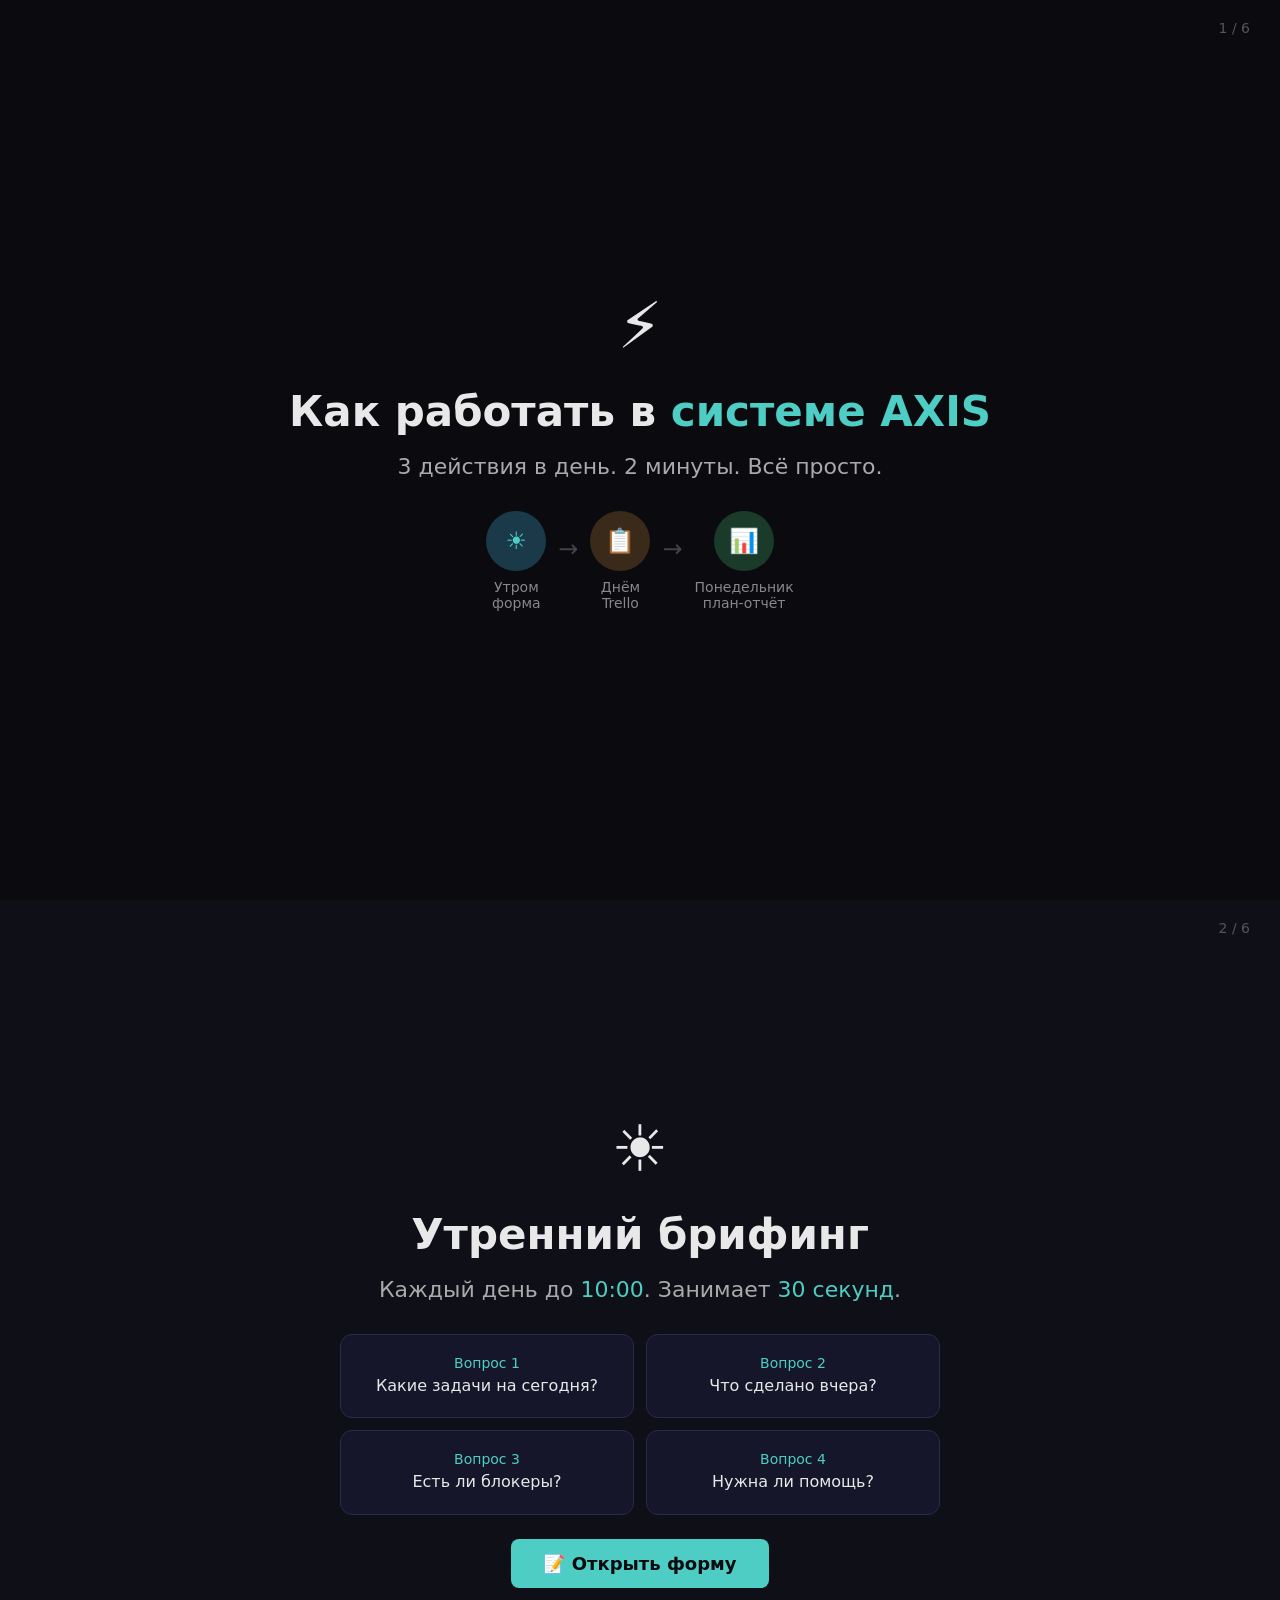
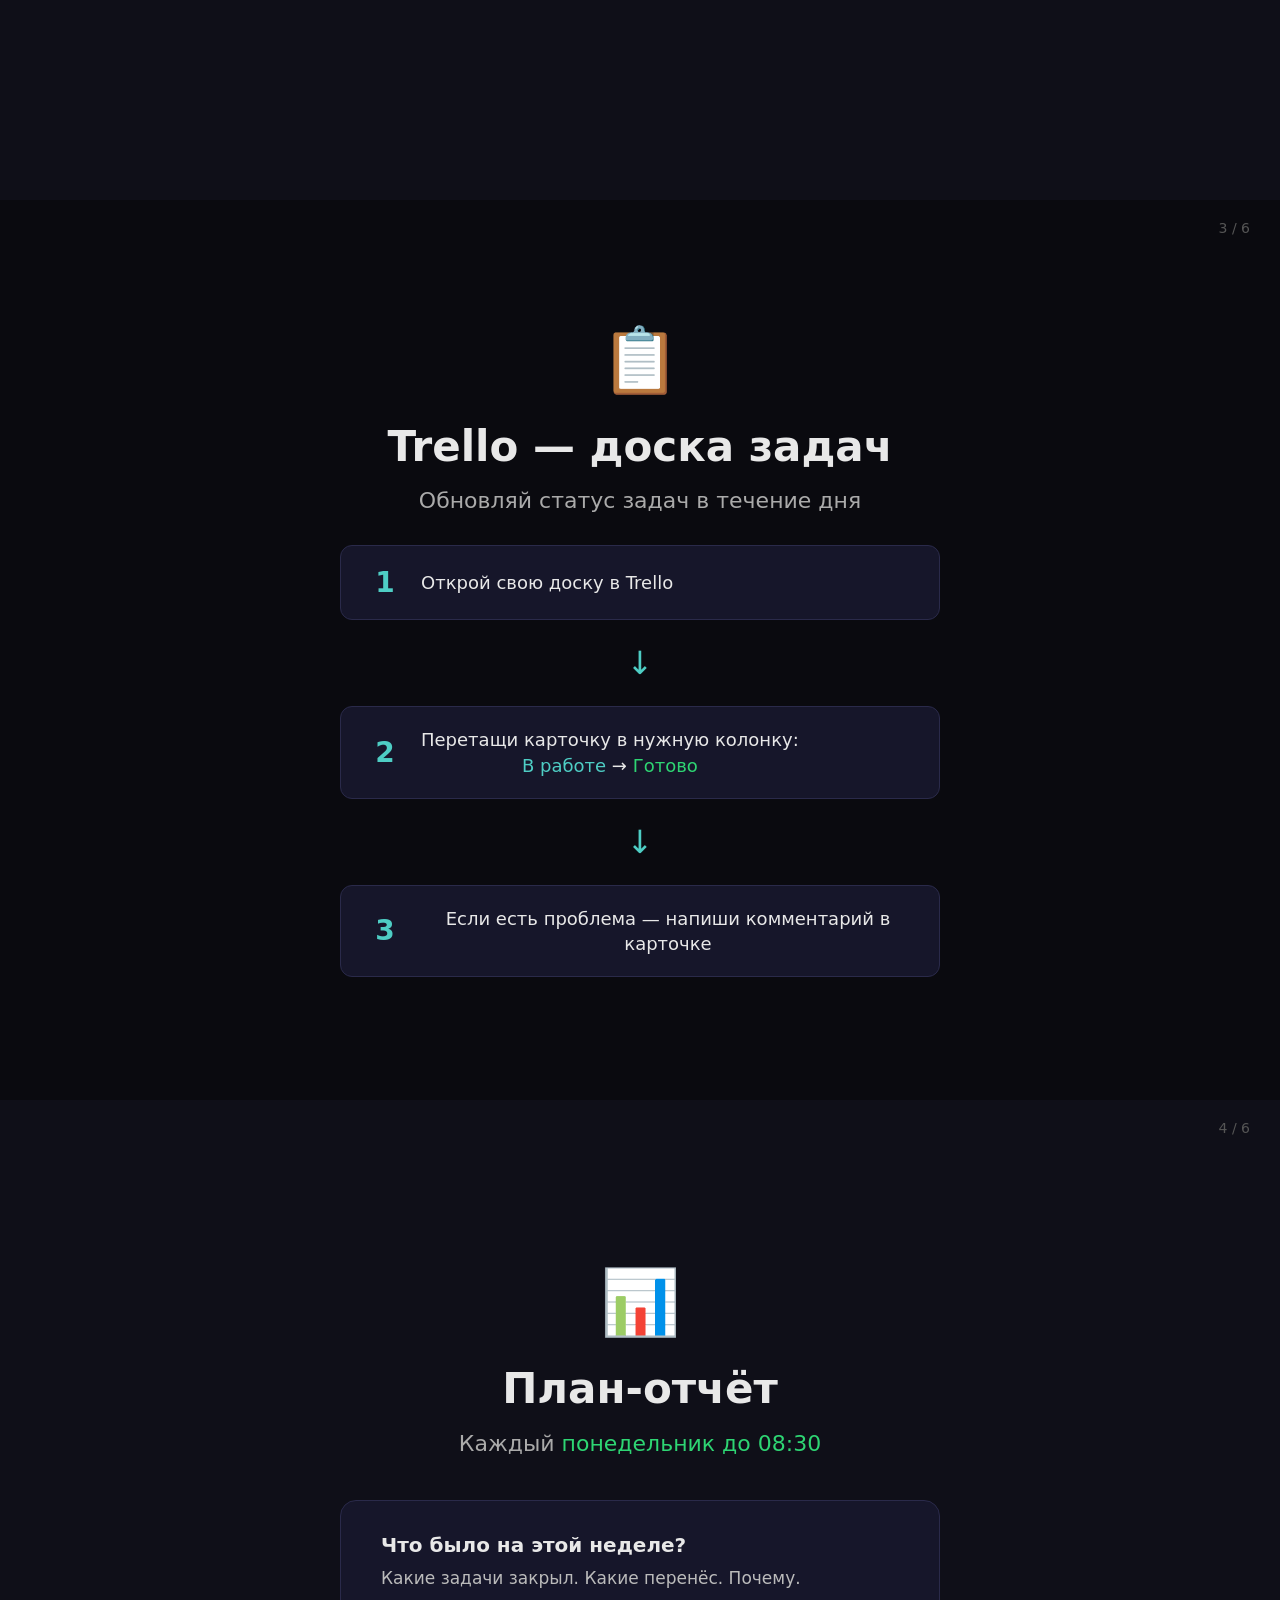
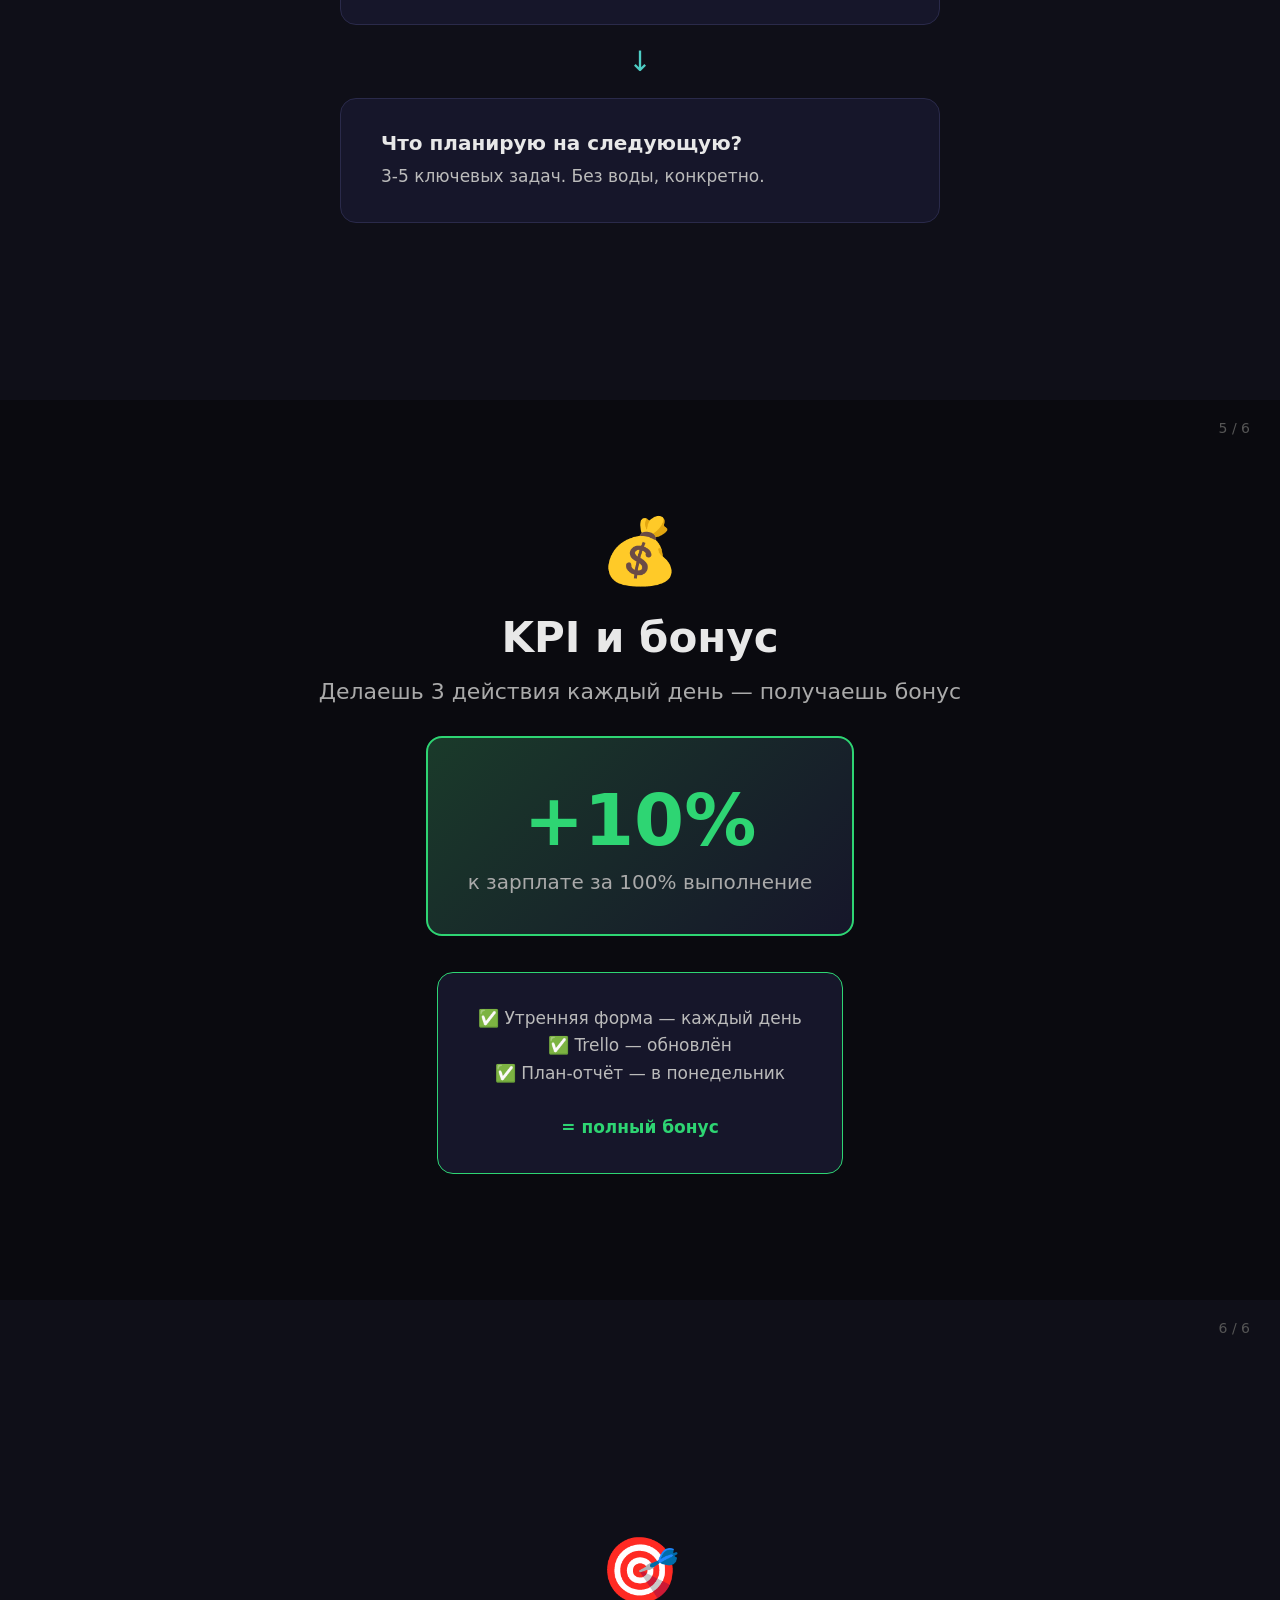
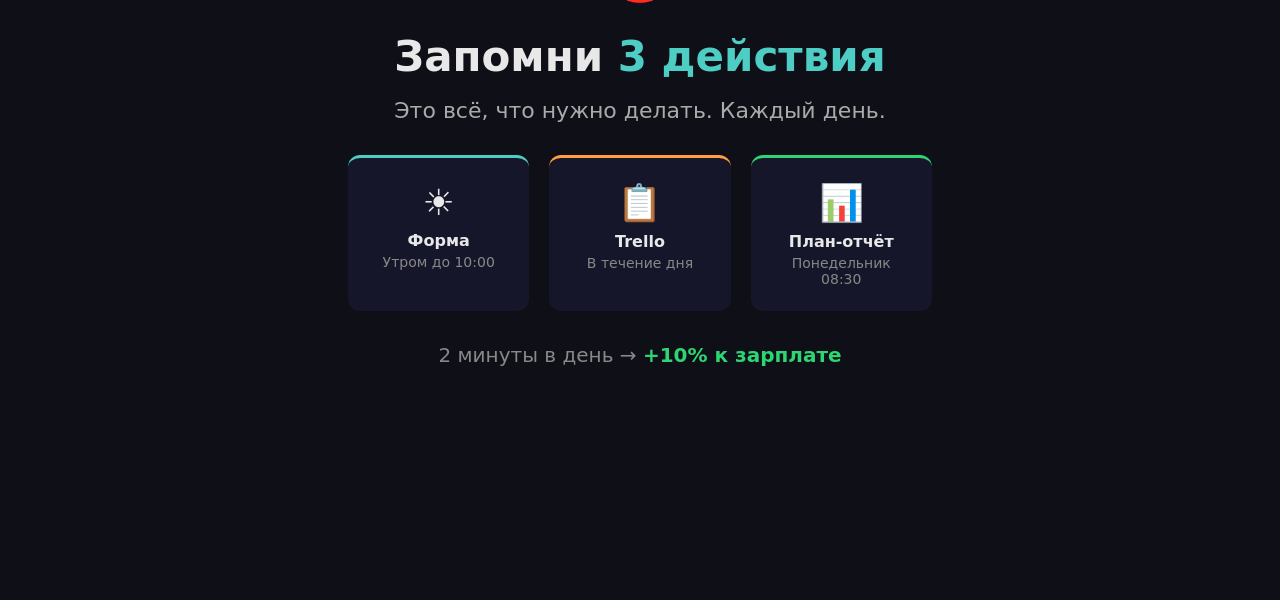
<file: dashboard/onboarding.html>
<!DOCTYPE html>
<html lang="ru">
<head>
<meta charset="UTF-8">
<meta name="viewport" content="width=device-width, initial-scale=1.0">
<title>AXIS — Инструкция для команды</title>
<style>
* { margin: 0; padding: 0; box-sizing: border-box; }
body { font-family: 'Segoe UI', system-ui, sans-serif; background: #0a0a0f; color: #e8e8e8; }

.slide {
  min-height: 100vh;
  display: flex;
  flex-direction: column;
  justify-content: center;
  align-items: center;
  padding: 40px 20px;
  text-align: center;
  position: relative;
}

.slide:nth-child(odd) { background: #0a0a0f; }
.slide:nth-child(even) { background: #0f0f18; }

.slide-number {
  position: absolute;
  top: 20px;
  right: 30px;
  font-size: 14px;
  color: #555;
}

.emoji-big { font-size: 64px; margin-bottom: 24px; }
.title { font-size: 42px; font-weight: 700; margin-bottom: 16px; line-height: 1.2; }
.subtitle { font-size: 22px; color: #aaa; margin-bottom: 32px; max-width: 700px; }

.highlight { color: #4ecdc4; }
.highlight-orange { color: #ff9f43; }
.highlight-green { color: #2ed573; }
.highlight-red { color: #ff6b6b; }

.card {
  background: #16162a;
  border: 1px solid #2a2a4a;
  border-radius: 16px;
  padding: 32px 40px;
  max-width: 600px;
  width: 100%;
  margin: 12px 0;
  text-align: left;
}

.card-title {
  font-size: 20px;
  font-weight: 600;
  margin-bottom: 8px;
}

.card-text {
  font-size: 17px;
  color: #bbb;
  line-height: 1.6;
}

.steps {
  display: flex;
  flex-direction: column;
  gap: 16px;
  max-width: 600px;
  width: 100%;
}

.step {
  display: flex;
  align-items: center;
  gap: 16px;
  background: #16162a;
  border: 1px solid #2a2a4a;
  border-radius: 12px;
  padding: 20px 24px;
}

.step-num {
  font-size: 28px;
  font-weight: 700;
  color: #4ecdc4;
  min-width: 40px;
}

.step-text {
  font-size: 18px;
  line-height: 1.4;
}

.arrow-down {
  font-size: 32px;
  color: #4ecdc4;
  margin: 8px 0;
}

.big-number {
  font-size: 96px;
  font-weight: 800;
  color: #4ecdc4;
  line-height: 1;
}

.questions {
  display: grid;
  grid-template-columns: 1fr 1fr;
  gap: 12px;
  max-width: 600px;
  width: 100%;
}

.question {
  background: #16162a;
  border: 1px solid #2a2a4a;
  border-radius: 12px;
  padding: 20px;
  text-align: center;
}

.question-num { font-size: 14px; color: #4ecdc4; margin-bottom: 4px; }
.question-text { font-size: 16px; line-height: 1.4; }

.timeline {
  display: flex;
  align-items: center;
  gap: 0;
  max-width: 700px;
  width: 100%;
  justify-content: center;
  flex-wrap: wrap;
}

.tl-item {
  display: flex;
  flex-direction: column;
  align-items: center;
  gap: 8px;
}

.tl-circle {
  width: 60px;
  height: 60px;
  border-radius: 50%;
  display: flex;
  align-items: center;
  justify-content: center;
  font-size: 24px;
  font-weight: 700;
}

.tl-circle.morning { background: #1a3a4a; color: #4ecdc4; }
.tl-circle.day { background: #3a2a1a; color: #ff9f43; }
.tl-circle.monday { background: #1a3a2a; color: #2ed573; }

.tl-label { font-size: 14px; color: #888; max-width: 100px; text-align: center; }

.tl-arrow {
  font-size: 24px;
  color: #444;
  margin: 0 12px;
  padding-bottom: 24px;
}

.bonus-box {
  background: linear-gradient(135deg, #1a3a2a, #16162a);
  border: 2px solid #2ed573;
  border-radius: 16px;
  padding: 40px;
  max-width: 500px;
  text-align: center;
}

.bonus-percent {
  font-size: 72px;
  font-weight: 800;
  color: #2ed573;
}

.bonus-text {
  font-size: 20px;
  color: #aaa;
  margin-top: 8px;
}

.final-box {
  display: flex;
  gap: 20px;
  max-width: 700px;
  flex-wrap: wrap;
  justify-content: center;
}

.final-item {
  background: #16162a;
  border-radius: 12px;
  padding: 24px 20px;
  text-align: center;
  flex: 1;
  min-width: 180px;
  border-top: 3px solid;
}

.final-item:nth-child(1) { border-color: #4ecdc4; }
.final-item:nth-child(2) { border-color: #ff9f43; }
.final-item:nth-child(3) { border-color: #2ed573; }

.final-emoji { font-size: 36px; margin-bottom: 8px; }
.final-action { font-size: 16px; font-weight: 600; margin-bottom: 4px; }
.final-when { font-size: 14px; color: #888; }

@media (max-width: 600px) {
  .title { font-size: 28px; }
  .subtitle { font-size: 18px; }
  .questions { grid-template-columns: 1fr; }
  .big-number { font-size: 64px; }
  .bonus-percent { font-size: 48px; }
}
</style>
</head>
<body>

<!-- Слайд 1: Вступление -->
<div class="slide">
  <div class="slide-number">1 / 6</div>
  <div class="emoji-big">⚡</div>
  <div class="title">Как работать в <span class="highlight">системе AXIS</span></div>
  <div class="subtitle">3 действия в день. 2 минуты. Всё просто.</div>
  
  <div class="timeline">
    <div class="tl-item">
      <div class="tl-circle morning">☀️</div>
      <div class="tl-label">Утром<br>форма</div>
    </div>
    <div class="tl-arrow">→</div>
    <div class="tl-item">
      <div class="tl-circle day">📋</div>
      <div class="tl-label">Днём<br>Trello</div>
    </div>
    <div class="tl-arrow">→</div>
    <div class="tl-item">
      <div class="tl-circle monday">📊</div>
      <div class="tl-label">Понедельник<br>план-отчёт</div>
    </div>
  </div>
</div>

<!-- Слайд 2: Утренний брифинг -->
<div class="slide">
  <div class="slide-number">2 / 6</div>
  <div class="emoji-big">☀️</div>
  <div class="title">Утренний брифинг</div>
  <div class="subtitle">Каждый день до <span class="highlight">10:00</span>. Занимает <span class="highlight">30 секунд</span>.</div>

  <div class="questions">
    <div class="question">
      <div class="question-num">Вопрос 1</div>
      <div class="question-text">Какие задачи на сегодня?</div>
    </div>
    <div class="question">
      <div class="question-num">Вопрос 2</div>
      <div class="question-text">Что сделано вчера?</div>
    </div>
    <div class="question">
      <div class="question-num">Вопрос 3</div>
      <div class="question-text">Есть ли блокеры?</div>
    </div>
    <div class="question">
      <div class="question-num">Вопрос 4</div>
      <div class="question-text">Нужна ли помощь?</div>
    </div>
  </div>

  <div style="margin-top: 24px;">
    <a href="https://docs.google.com/forms/d/e/1FAIpQLScEALi62d5Xg5HDkHLk9gyr8s-SdjWlpOz_P2d357xwKzaNAg/viewform" 
       target="_blank"
       style="display: inline-block; background: #4ecdc4; color: #0a0a0f; font-size: 18px; font-weight: 700; padding: 14px 32px; border-radius: 8px; text-decoration: none;">
      📝 Открыть форму
    </a>
  </div>
</div>

<!-- Слайд 3: Trello -->
<div class="slide">
  <div class="slide-number">3 / 6</div>
  <div class="emoji-big">📋</div>
  <div class="title">Trello — доска задач</div>
  <div class="subtitle">Обновляй статус задач в течение дня</div>

  <div class="steps">
    <div class="step">
      <div class="step-num">1</div>
      <div class="step-text">Открой свою доску в Trello</div>
    </div>
    <div class="arrow-down">↓</div>
    <div class="step">
      <div class="step-num">2</div>
      <div class="step-text">Перетащи карточку в нужную колонку:<br><span class="highlight">В работе</span> → <span class="highlight-green">Готово</span></div>
    </div>
    <div class="arrow-down">↓</div>
    <div class="step">
      <div class="step-num">3</div>
      <div class="step-text">Если есть проблема — напиши комментарий в карточке</div>
    </div>
  </div>
</div>

<!-- Слайд 4: План-отчёт -->
<div class="slide">
  <div class="slide-number">4 / 6</div>
  <div class="emoji-big">📊</div>
  <div class="title">План-отчёт</div>
  <div class="subtitle">Каждый <span class="highlight-green">понедельник до 08:30</span></div>

  <div class="card">
    <div class="card-title">Что было на этой неделе?</div>
    <div class="card-text">Какие задачи закрыл. Какие перенёс. Почему.</div>
  </div>
  <div style="font-size: 28px; color: #4ecdc4; margin: 8px 0;">↓</div>
  <div class="card">
    <div class="card-title">Что планирую на следующую?</div>
    <div class="card-text">3-5 ключевых задач. Без воды, конкретно.</div>
  </div>
</div>

<!-- Слайд 5: KPI и бонус -->
<div class="slide">
  <div class="slide-number">5 / 6</div>
  <div class="emoji-big">💰</div>
  <div class="title">KPI и бонус</div>
  <div class="subtitle">Делаешь 3 действия каждый день — получаешь бонус</div>

  <div class="bonus-box">
    <div class="bonus-percent">+10%</div>
    <div class="bonus-text">к зарплате за 100% выполнение</div>
  </div>

  <div style="margin-top: 24px; max-width: 500px;">
    <div class="card" style="border-color: #2ed573;">
      <div class="card-text" style="text-align: center;">
        ✅ Утренняя форма — каждый день<br>
        ✅ Trello — обновлён<br>
        ✅ План-отчёт — в понедельник<br>
        <br>
        <span class="highlight-green" style="font-weight: 700;">= полный бонус</span>
      </div>
    </div>
  </div>
</div>

<!-- Слайд 6: Итог -->
<div class="slide">
  <div class="slide-number">6 / 6</div>
  <div class="emoji-big">🎯</div>
  <div class="title">Запомни <span class="highlight">3 действия</span></div>
  <div class="subtitle">Это всё, что нужно делать. Каждый день.</div>

  <div class="final-box">
    <div class="final-item">
      <div class="final-emoji">☀️</div>
      <div class="final-action">Форма</div>
      <div class="final-when">Утром до 10:00</div>
    </div>
    <div class="final-item">
      <div class="final-emoji">📋</div>
      <div class="final-action">Trello</div>
      <div class="final-when">В течение дня</div>
    </div>
    <div class="final-item">
      <div class="final-emoji">📊</div>
      <div class="final-action">План-отчёт</div>
      <div class="final-when">Понедельник 08:30</div>
    </div>
  </div>

  <div style="margin-top: 32px; font-size: 20px; color: #888;">
    2 минуты в день → <span class="highlight-green" style="font-weight: 700;">+10% к зарплате</span>
  </div>
</div>

</body>
</html>
</file>
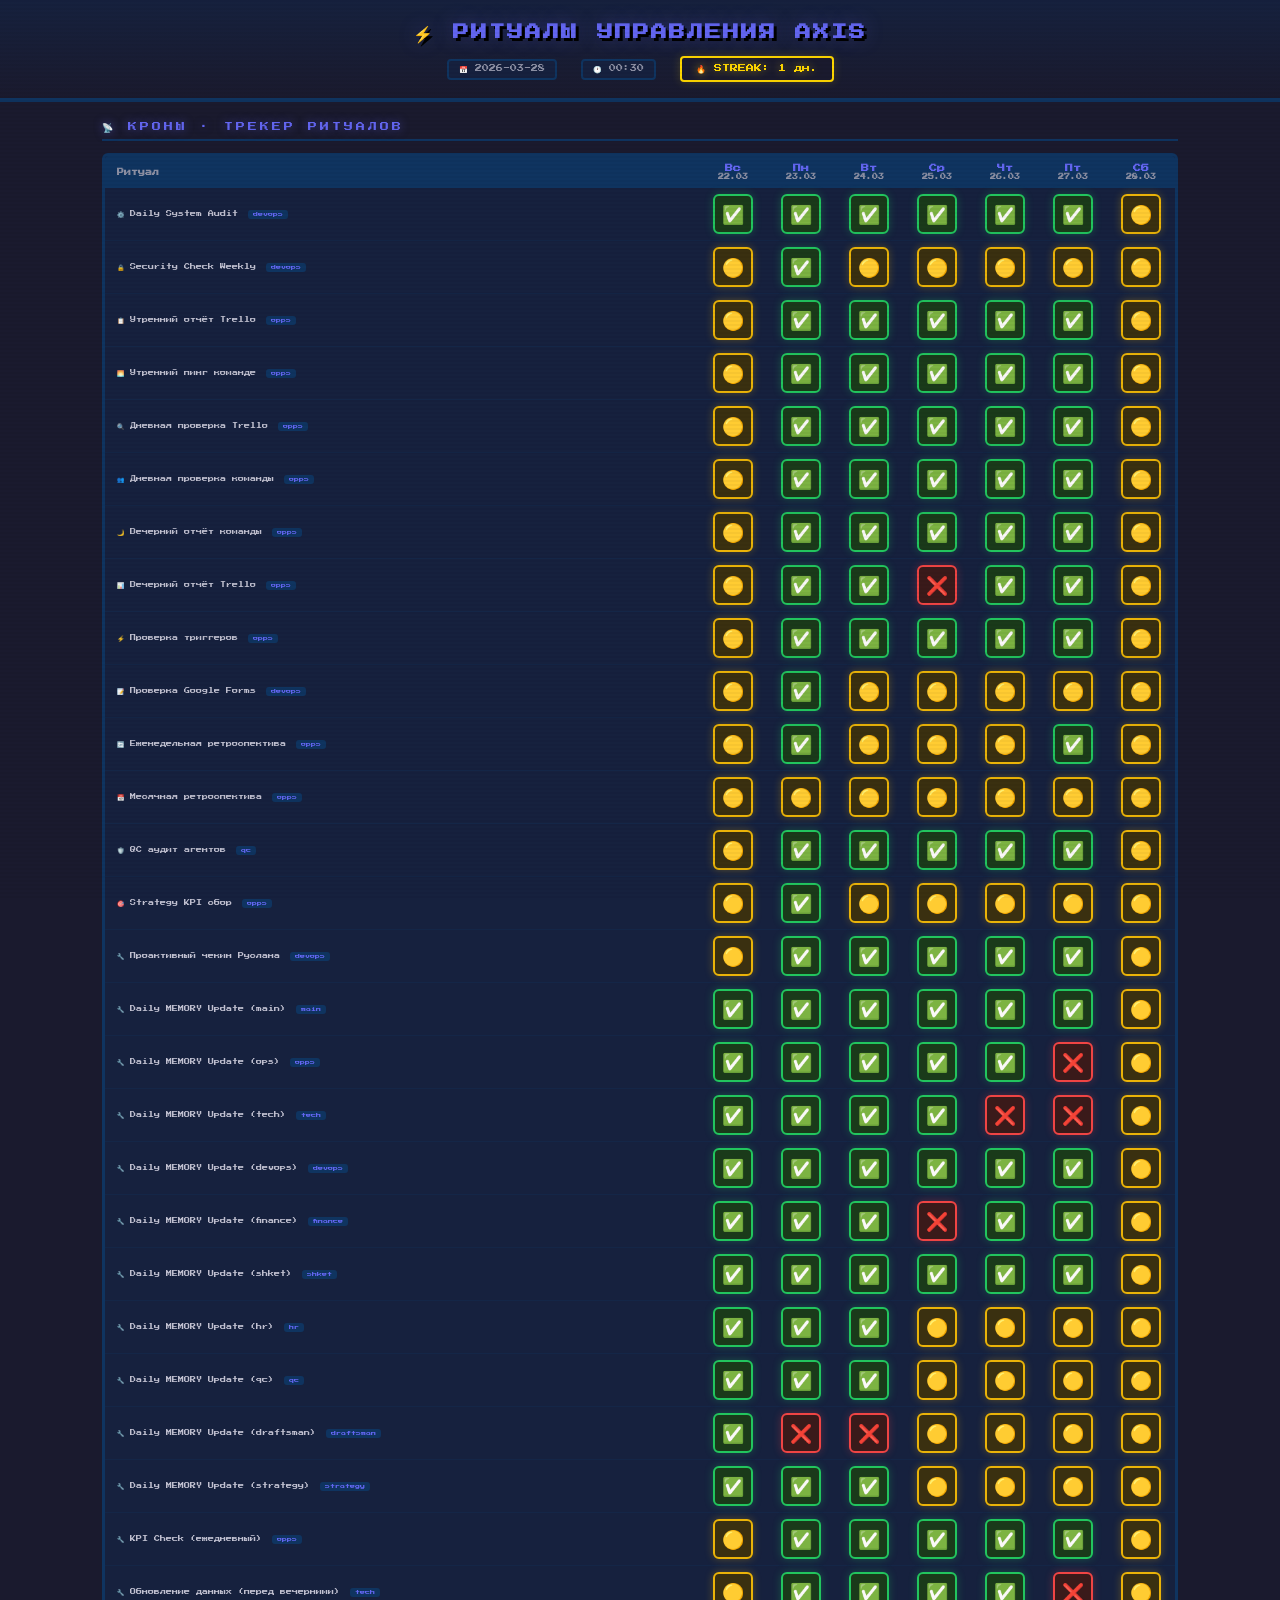
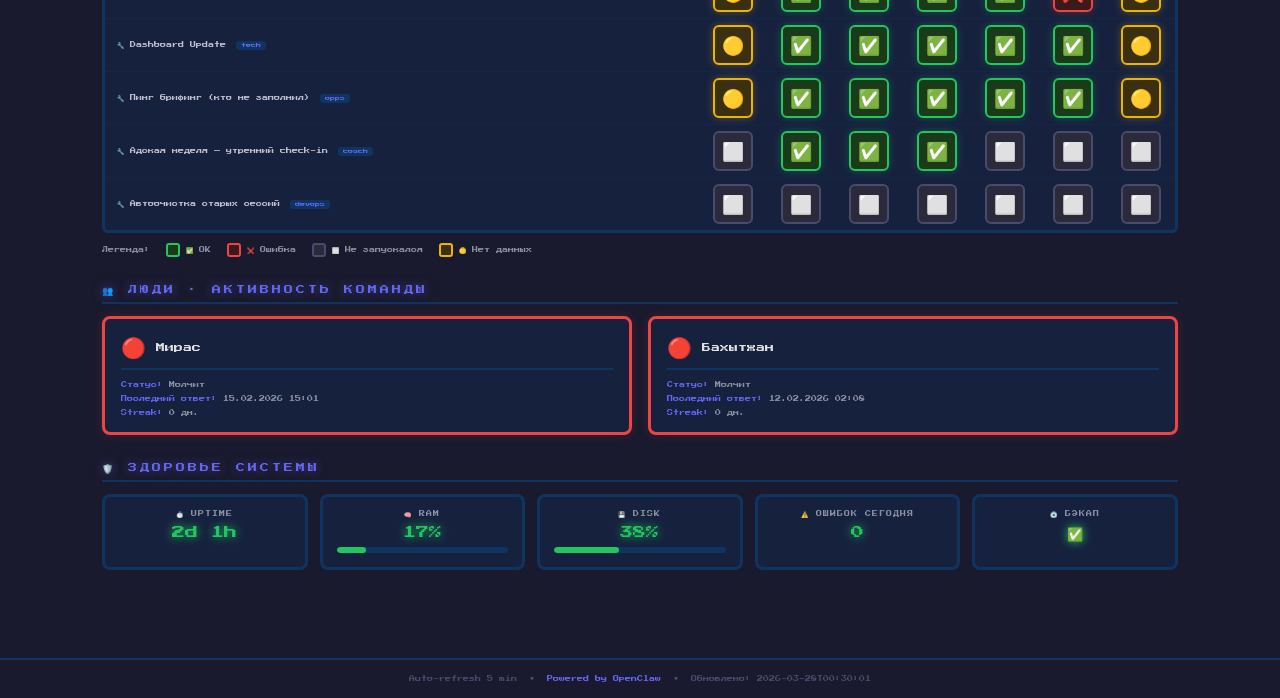
<file: dashboard/rituals.html>
<!DOCTYPE html>
<html lang="ru">
<head>
<meta charset="UTF-8">
<meta name="viewport" content="width=device-width, initial-scale=1.0">
<meta http-equiv="refresh" content="300">
<title>⚡ Ритуалы AXIS</title>
<style>
@import url('https://fonts.googleapis.com/css2?family=Press+Start+2P&display=swap');

* { margin: 0; padding: 0; box-sizing: border-box; }

body {
    background: #1a1a2e;
    font-family: 'Press Start 2P', monospace;
    color: #e0e0e0;
    min-height: 100vh;
    overflow-x: hidden;
}

/* ── HEADER ─────────────────────────────────────── */
.header {
    text-align: center;
    padding: 24px 16px 16px;
    background: linear-gradient(180deg, #16213e 0%, #1a1a2e 100%);
    border-bottom: 4px solid #0f3460;
    position: relative;
}

.header h1 {
    font-size: clamp(10px, 2.5vw, 16px);
    color: #6366f1;
    text-shadow: 3px 3px 0 #000, 0 0 20px rgba(99,102,241,0.4);
    margin-bottom: 12px;
    letter-spacing: 2px;
}

.header-meta {
    display: flex;
    justify-content: center;
    align-items: center;
    gap: 24px;
    flex-wrap: wrap;
}

.meta-chip {
    font-size: 7px;
    color: #8b8fa3;
    background: #16213e;
    border: 2px solid #0f3460;
    padding: 4px 10px;
    border-radius: 4px;
}

.streak-chip {
    font-size: 8px;
    color: #ffd700;
    background: #1a1a2e;
    border: 2px solid #ffd700;
    padding: 6px 14px;
    border-radius: 4px;
    text-shadow: 0 0 8px rgba(255,215,0,0.6);
    box-shadow: 0 0 10px rgba(255,215,0,0.2);
}

/* ── MAIN CONTENT ────────────────────────────────── */
.content {
    max-width: 1100px;
    margin: 0 auto;
    padding: 20px 12px 40px;
}

/* ── SECTION ─────────────────────────────────────── */
.section {
    margin-bottom: 28px;
}

.section-title {
    font-size: 9px;
    color: #6366f1;
    letter-spacing: 3px;
    text-transform: uppercase;
    margin-bottom: 12px;
    padding-bottom: 6px;
    border-bottom: 2px solid #0f3460;
    text-shadow: 0 0 10px rgba(99,102,241,0.5);
}

/* ── CRON TABLE ──────────────────────────────────── */
.table-wrap {
    overflow-x: auto;
    border: 3px solid #0f3460;
    border-radius: 6px;
    background: #16213e;
}

table {
    width: 100%;
    border-collapse: collapse;
    min-width: 500px;
}

thead th {
    background: #0f3460;
    padding: 8px 4px;
}

.day-header {
    text-align: center;
    width: 68px;
}

.day-name {
    font-size: 8px;
    color: #6366f1;
}

.day-date {
    font-size: 6px;
    color: #8b8fa3;
    margin-top: 2px;
}

.cron-name-header {
    font-size: 7px;
    color: #8b8fa3;
    text-align: left;
    padding-left: 12px;
    min-width: 200px;
}

tbody tr {
    border-bottom: 1px solid #0f346040;
    transition: background 0.2s;
}

tbody tr:hover {
    background: #0f3460aa;
}

tbody tr:last-child {
    border-bottom: none;
}

.cron-name {
    font-size: 6px;
    color: #c0c0d0;
    padding: 8px 12px;
    white-space: nowrap;
    min-width: 220px;
}

.agent-badge {
    font-size: 5px;
    color: #6366f1;
    background: #0f3460;
    padding: 2px 5px;
    border-radius: 3px;
    margin-left: 4px;
    vertical-align: middle;
}

.cell-wrap {
    text-align: center;
    padding: 6px 4px;
}

.cell {
    display: inline-flex;
    align-items: center;
    justify-content: center;
    width: 40px;
    height: 40px;
    border-radius: 6px;
    font-size: 18px;
    cursor: default;
    transition: transform 0.15s, box-shadow 0.15s;
    border: 2px solid transparent;
}

.cell:hover {
    transform: scale(1.15);
}

.cell.ok {
    background: #1a3a1a;
    border-color: #22c55e;
    box-shadow: 0 0 8px rgba(34,197,94,0.3);
}

.cell.error {
    background: #3a1a1a;
    border-color: #ef4444;
    box-shadow: 0 0 8px rgba(239,68,68,0.3);
}

.cell.skip {
    background: #2a2a3a;
    border-color: #4a4a6a;
}

.cell.pending {
    background: #3a3010;
    border-color: #eab308;
    box-shadow: 0 0 8px rgba(234,179,8,0.3);
}

/* ── PEOPLE ──────────────────────────────────────── */
.people-grid {
    display: grid;
    grid-template-columns: repeat(auto-fit, minmax(260px, 1fr));
    gap: 16px;
}

.person-card {
    border: 3px solid #0f3460;
    border-radius: 8px;
    padding: 16px;
    background: #16213e;
    transition: box-shadow 0.2s;
}

.person-card:hover {
    box-shadow: 0 0 20px rgba(99,102,241,0.2);
}

.person-card.person-active {
    border-color: #22c55e;
    box-shadow: 0 0 12px rgba(34,197,94,0.2);
}

.person-card.person-silent {
    border-color: #ef4444;
    box-shadow: 0 0 12px rgba(239,68,68,0.15);
}

.person-card.person-off {
    border-color: #4a4a6a;
}

.person-header {
    display: flex;
    align-items: center;
    gap: 10px;
    margin-bottom: 12px;
    padding-bottom: 8px;
    border-bottom: 2px solid #0f3460;
}

.person-icon {
    font-size: 20px;
}

.person-name {
    font-size: 9px;
    color: #e0e0e0;
}

.person-meta {
    display: flex;
    flex-direction: column;
    gap: 8px;
}

.person-row {
    font-size: 6px;
    color: #8b8fa3;
    display: flex;
    gap: 6px;
    flex-wrap: wrap;
}

.person-row .label {
    color: #6366f1;
}

/* ── SYSTEM ──────────────────────────────────────── */
.system-grid {
    display: grid;
    grid-template-columns: repeat(auto-fit, minmax(180px, 1fr));
    gap: 12px;
}

.metric-card {
    border: 3px solid #0f3460;
    border-radius: 8px;
    padding: 14px;
    background: #16213e;
    text-align: center;
}

.metric-label {
    font-size: 6px;
    color: #8b8fa3;
    margin-bottom: 8px;
    letter-spacing: 1px;
}

.metric-value {
    font-size: 13px;
    text-shadow: 0 0 10px currentColor;
}

.metric-ok { color: #22c55e; }
.metric-warn { color: #eab308; }
.metric-error { color: #ef4444; }
.metric-info { color: #6366f1; }

.bar-wrap {
    margin-top: 8px;
    background: #0f3460;
    border-radius: 4px;
    height: 6px;
    overflow: hidden;
}

.bar {
    height: 100%;
    border-radius: 4px;
    transition: width 0.5s;
}

.bar.ok { background: #22c55e; }
.bar.warn { background: #eab308; }
.bar.err { background: #ef4444; }

/* ── LEGEND ──────────────────────────────────────── */
.legend {
    display: flex;
    gap: 16px;
    flex-wrap: wrap;
    font-size: 6px;
    color: #8b8fa3;
    margin-top: 10px;
    align-items: center;
}

.legend-item {
    display: flex;
    align-items: center;
    gap: 6px;
}

.legend-dot {
    width: 14px;
    height: 14px;
    border-radius: 3px;
    border: 2px solid transparent;
}
.legend-dot.ok { background: #1a3a1a; border-color: #22c55e; }
.legend-dot.error { background: #3a1a1a; border-color: #ef4444; }
.legend-dot.skip { background: #2a2a3a; border-color: #4a4a6a; }
.legend-dot.pending { background: #3a3010; border-color: #eab308; }

/* ── FOOTER ──────────────────────────────────────── */
footer {
    text-align: center;
    font-size: 6px;
    color: #4a4a6a;
    padding: 16px;
    border-top: 2px solid #0f3460;
    margin-top: 20px;
}

footer span {
    color: #6366f1;
}

/* ── RESPONSIVE ──────────────────────────────────── */
@media (max-width: 600px) {
    .header h1 { font-size: 9px; }
    .cell { width: 32px; height: 32px; font-size: 14px; }
    .cron-name { font-size: 5px; padding: 6px 8px; }
    .day-header { width: 50px; }
    .people-grid { grid-template-columns: 1fr; }
    .system-grid { grid-template-columns: repeat(2, 1fr); }
}

/* ── SCAN LINE FX ─────────────────────────────────── */
body::after {
    content: '';
    position: fixed;
    inset: 0;
    background: repeating-linear-gradient(
        0deg,
        transparent,
        transparent 2px,
        rgba(0,0,0,0.03) 2px,
        rgba(0,0,0,0.03) 4px
    );
    pointer-events: none;
    z-index: 9999;
}
</style>
</head>
<body>

<div class="header">
  <h1>⚡ РИТУАЛЫ УПРАВЛЕНИЯ AXIS</h1>
  <div class="header-meta">
    <div class="meta-chip">📅 2026-03-28</div>
    <div class="meta-chip">🕐 00:30</div>
    <div class="streak-chip">🔥 STREAK: 1 дн.</div>
  </div>
</div>

<div class="content">

  <!-- CRON TABLE -->
  <div class="section">
    <div class="section-title">📡 Кроны · Трекер Ритуалов</div>
    <div class="table-wrap">
      <table>
        <thead>
          <tr>
            <th class="cron-name-header">Ритуал</th>
            <th class="day-header"><div class="day-name">Вс</div><div class="day-date">22.03</div></th><th class="day-header"><div class="day-name">Пн</div><div class="day-date">23.03</div></th><th class="day-header"><div class="day-name">Вт</div><div class="day-date">24.03</div></th><th class="day-header"><div class="day-name">Ср</div><div class="day-date">25.03</div></th><th class="day-header"><div class="day-name">Чт</div><div class="day-date">26.03</div></th><th class="day-header"><div class="day-name">Пт</div><div class="day-date">27.03</div></th><th class="day-header"><div class="day-name">Сб</div><div class="day-date">28.03</div></th>
          </tr>
        </thead>
        <tbody>
          
        <tr>
          <td class="cron-name">⚙️ Daily System Audit <span class="agent-badge">devops</span></td>
          <td class="cell-wrap"><div class="cell ok" title="OK">✅</div></td>
<td class="cell-wrap"><div class="cell ok" title="OK">✅</div></td>
<td class="cell-wrap"><div class="cell ok" title="OK">✅</div></td>
<td class="cell-wrap"><div class="cell ok" title="OK">✅</div></td>
<td class="cell-wrap"><div class="cell ok" title="OK">✅</div></td>
<td class="cell-wrap"><div class="cell ok" title="OK">✅</div></td>
<td class="cell-wrap"><div class="cell pending" title="Запущен, нет данных">🟡</div></td>
        </tr>
        <tr>
          <td class="cron-name">🔒 Security Check Weekly <span class="agent-badge">devops</span></td>
          <td class="cell-wrap"><div class="cell pending" title="Запущен, нет данных">🟡</div></td>
<td class="cell-wrap"><div class="cell ok" title="OK">✅</div></td>
<td class="cell-wrap"><div class="cell pending" title="Запущен, нет данных">🟡</div></td>
<td class="cell-wrap"><div class="cell pending" title="Запущен, нет данных">🟡</div></td>
<td class="cell-wrap"><div class="cell pending" title="Запущен, нет данных">🟡</div></td>
<td class="cell-wrap"><div class="cell pending" title="Запущен, нет данных">🟡</div></td>
<td class="cell-wrap"><div class="cell pending" title="Запущен, нет данных">🟡</div></td>
        </tr>
        <tr>
          <td class="cron-name">📋 Утренний отчёт Trello <span class="agent-badge">opps</span></td>
          <td class="cell-wrap"><div class="cell pending" title="Запущен, нет данных">🟡</div></td>
<td class="cell-wrap"><div class="cell ok" title="OK">✅</div></td>
<td class="cell-wrap"><div class="cell ok" title="OK">✅</div></td>
<td class="cell-wrap"><div class="cell ok" title="OK">✅</div></td>
<td class="cell-wrap"><div class="cell ok" title="OK">✅</div></td>
<td class="cell-wrap"><div class="cell ok" title="OK">✅</div></td>
<td class="cell-wrap"><div class="cell pending" title="Запущен, нет данных">🟡</div></td>
        </tr>
        <tr>
          <td class="cron-name">🌅 Утренний пинг команде <span class="agent-badge">opps</span></td>
          <td class="cell-wrap"><div class="cell pending" title="Запущен, нет данных">🟡</div></td>
<td class="cell-wrap"><div class="cell ok" title="OK">✅</div></td>
<td class="cell-wrap"><div class="cell ok" title="OK">✅</div></td>
<td class="cell-wrap"><div class="cell ok" title="OK">✅</div></td>
<td class="cell-wrap"><div class="cell ok" title="OK">✅</div></td>
<td class="cell-wrap"><div class="cell ok" title="OK">✅</div></td>
<td class="cell-wrap"><div class="cell pending" title="Запущен, нет данных">🟡</div></td>
        </tr>
        <tr>
          <td class="cron-name">🔍 Дневная проверка Trello <span class="agent-badge">opps</span></td>
          <td class="cell-wrap"><div class="cell pending" title="Запущен, нет данных">🟡</div></td>
<td class="cell-wrap"><div class="cell ok" title="OK">✅</div></td>
<td class="cell-wrap"><div class="cell ok" title="OK">✅</div></td>
<td class="cell-wrap"><div class="cell ok" title="OK">✅</div></td>
<td class="cell-wrap"><div class="cell ok" title="OK">✅</div></td>
<td class="cell-wrap"><div class="cell ok" title="OK">✅</div></td>
<td class="cell-wrap"><div class="cell pending" title="Запущен, нет данных">🟡</div></td>
        </tr>
        <tr>
          <td class="cron-name">👥 Дневная проверка команды <span class="agent-badge">opps</span></td>
          <td class="cell-wrap"><div class="cell pending" title="Запущен, нет данных">🟡</div></td>
<td class="cell-wrap"><div class="cell ok" title="OK">✅</div></td>
<td class="cell-wrap"><div class="cell ok" title="OK">✅</div></td>
<td class="cell-wrap"><div class="cell ok" title="OK">✅</div></td>
<td class="cell-wrap"><div class="cell ok" title="OK">✅</div></td>
<td class="cell-wrap"><div class="cell ok" title="OK">✅</div></td>
<td class="cell-wrap"><div class="cell pending" title="Запущен, нет данных">🟡</div></td>
        </tr>
        <tr>
          <td class="cron-name">🌙 Вечерний отчёт команды <span class="agent-badge">opps</span></td>
          <td class="cell-wrap"><div class="cell pending" title="Запущен, нет данных">🟡</div></td>
<td class="cell-wrap"><div class="cell ok" title="OK">✅</div></td>
<td class="cell-wrap"><div class="cell ok" title="OK">✅</div></td>
<td class="cell-wrap"><div class="cell ok" title="OK">✅</div></td>
<td class="cell-wrap"><div class="cell ok" title="OK">✅</div></td>
<td class="cell-wrap"><div class="cell ok" title="OK">✅</div></td>
<td class="cell-wrap"><div class="cell pending" title="Запущен, нет данных">🟡</div></td>
        </tr>
        <tr>
          <td class="cron-name">📊 Вечерний отчёт Trello <span class="agent-badge">opps</span></td>
          <td class="cell-wrap"><div class="cell pending" title="Запущен, нет данных">🟡</div></td>
<td class="cell-wrap"><div class="cell ok" title="OK">✅</div></td>
<td class="cell-wrap"><div class="cell ok" title="OK">✅</div></td>
<td class="cell-wrap"><div class="cell error" title="Ошибка">❌</div></td>
<td class="cell-wrap"><div class="cell ok" title="OK">✅</div></td>
<td class="cell-wrap"><div class="cell ok" title="OK">✅</div></td>
<td class="cell-wrap"><div class="cell pending" title="Запущен, нет данных">🟡</div></td>
        </tr>
        <tr>
          <td class="cron-name">⚡ Проверка триггеров <span class="agent-badge">opps</span></td>
          <td class="cell-wrap"><div class="cell pending" title="Запущен, нет данных">🟡</div></td>
<td class="cell-wrap"><div class="cell ok" title="OK">✅</div></td>
<td class="cell-wrap"><div class="cell ok" title="OK">✅</div></td>
<td class="cell-wrap"><div class="cell ok" title="OK">✅</div></td>
<td class="cell-wrap"><div class="cell ok" title="OK">✅</div></td>
<td class="cell-wrap"><div class="cell ok" title="OK">✅</div></td>
<td class="cell-wrap"><div class="cell pending" title="Запущен, нет данных">🟡</div></td>
        </tr>
        <tr>
          <td class="cron-name">📝 Проверка Google Forms <span class="agent-badge">devops</span></td>
          <td class="cell-wrap"><div class="cell pending" title="Запущен, нет данных">🟡</div></td>
<td class="cell-wrap"><div class="cell ok" title="OK">✅</div></td>
<td class="cell-wrap"><div class="cell pending" title="Запущен, нет данных">🟡</div></td>
<td class="cell-wrap"><div class="cell pending" title="Запущен, нет данных">🟡</div></td>
<td class="cell-wrap"><div class="cell pending" title="Запущен, нет данных">🟡</div></td>
<td class="cell-wrap"><div class="cell pending" title="Запущен, нет данных">🟡</div></td>
<td class="cell-wrap"><div class="cell pending" title="Запущен, нет данных">🟡</div></td>
        </tr>
        <tr>
          <td class="cron-name">🔄 Еженедельная ретроспектива <span class="agent-badge">opps</span></td>
          <td class="cell-wrap"><div class="cell pending" title="Запущен, нет данных">🟡</div></td>
<td class="cell-wrap"><div class="cell ok" title="OK">✅</div></td>
<td class="cell-wrap"><div class="cell pending" title="Запущен, нет данных">🟡</div></td>
<td class="cell-wrap"><div class="cell pending" title="Запущен, нет данных">🟡</div></td>
<td class="cell-wrap"><div class="cell pending" title="Запущен, нет данных">🟡</div></td>
<td class="cell-wrap"><div class="cell ok" title="OK">✅</div></td>
<td class="cell-wrap"><div class="cell pending" title="Запущен, нет данных">🟡</div></td>
        </tr>
        <tr>
          <td class="cron-name">📅 Месячная ретроспектива <span class="agent-badge">opps</span></td>
          <td class="cell-wrap"><div class="cell pending" title="Запущен, нет данных">🟡</div></td>
<td class="cell-wrap"><div class="cell pending" title="Запущен, нет данных">🟡</div></td>
<td class="cell-wrap"><div class="cell pending" title="Запущен, нет данных">🟡</div></td>
<td class="cell-wrap"><div class="cell pending" title="Запущен, нет данных">🟡</div></td>
<td class="cell-wrap"><div class="cell pending" title="Запущен, нет данных">🟡</div></td>
<td class="cell-wrap"><div class="cell pending" title="Запущен, нет данных">🟡</div></td>
<td class="cell-wrap"><div class="cell pending" title="Запущен, нет данных">🟡</div></td>
        </tr>
        <tr>
          <td class="cron-name">🛡️ QC аудит агентов <span class="agent-badge">qc</span></td>
          <td class="cell-wrap"><div class="cell pending" title="Запущен, нет данных">🟡</div></td>
<td class="cell-wrap"><div class="cell ok" title="OK">✅</div></td>
<td class="cell-wrap"><div class="cell ok" title="OK">✅</div></td>
<td class="cell-wrap"><div class="cell ok" title="OK">✅</div></td>
<td class="cell-wrap"><div class="cell ok" title="OK">✅</div></td>
<td class="cell-wrap"><div class="cell ok" title="OK">✅</div></td>
<td class="cell-wrap"><div class="cell pending" title="Запущен, нет данных">🟡</div></td>
        </tr>
        <tr>
          <td class="cron-name">🎯 Strategy KPI сбор <span class="agent-badge">opps</span></td>
          <td class="cell-wrap"><div class="cell pending" title="Запущен, нет данных">🟡</div></td>
<td class="cell-wrap"><div class="cell ok" title="OK">✅</div></td>
<td class="cell-wrap"><div class="cell pending" title="Запущен, нет данных">🟡</div></td>
<td class="cell-wrap"><div class="cell pending" title="Запущен, нет данных">🟡</div></td>
<td class="cell-wrap"><div class="cell pending" title="Запущен, нет данных">🟡</div></td>
<td class="cell-wrap"><div class="cell pending" title="Запущен, нет данных">🟡</div></td>
<td class="cell-wrap"><div class="cell pending" title="Запущен, нет данных">🟡</div></td>
        </tr>
        <tr>
          <td class="cron-name">🔧 Проактивный чекин Руслана <span class="agent-badge">devops</span></td>
          <td class="cell-wrap"><div class="cell pending" title="Запущен, нет данных">🟡</div></td>
<td class="cell-wrap"><div class="cell ok" title="OK">✅</div></td>
<td class="cell-wrap"><div class="cell ok" title="OK">✅</div></td>
<td class="cell-wrap"><div class="cell ok" title="OK">✅</div></td>
<td class="cell-wrap"><div class="cell ok" title="OK">✅</div></td>
<td class="cell-wrap"><div class="cell ok" title="OK">✅</div></td>
<td class="cell-wrap"><div class="cell pending" title="Запущен, нет данных">🟡</div></td>
        </tr>
        <tr>
          <td class="cron-name">🔧 Daily MEMORY Update (main) <span class="agent-badge">main</span></td>
          <td class="cell-wrap"><div class="cell ok" title="OK">✅</div></td>
<td class="cell-wrap"><div class="cell ok" title="OK">✅</div></td>
<td class="cell-wrap"><div class="cell ok" title="OK">✅</div></td>
<td class="cell-wrap"><div class="cell ok" title="OK">✅</div></td>
<td class="cell-wrap"><div class="cell ok" title="OK">✅</div></td>
<td class="cell-wrap"><div class="cell ok" title="OK">✅</div></td>
<td class="cell-wrap"><div class="cell pending" title="Запущен, нет данных">🟡</div></td>
        </tr>
        <tr>
          <td class="cron-name">🔧 Daily MEMORY Update (ops) <span class="agent-badge">opps</span></td>
          <td class="cell-wrap"><div class="cell ok" title="OK">✅</div></td>
<td class="cell-wrap"><div class="cell ok" title="OK">✅</div></td>
<td class="cell-wrap"><div class="cell ok" title="OK">✅</div></td>
<td class="cell-wrap"><div class="cell ok" title="OK">✅</div></td>
<td class="cell-wrap"><div class="cell ok" title="OK">✅</div></td>
<td class="cell-wrap"><div class="cell error" title="Ошибка">❌</div></td>
<td class="cell-wrap"><div class="cell pending" title="Запущен, нет данных">🟡</div></td>
        </tr>
        <tr>
          <td class="cron-name">🔧 Daily MEMORY Update (tech) <span class="agent-badge">tech</span></td>
          <td class="cell-wrap"><div class="cell ok" title="OK">✅</div></td>
<td class="cell-wrap"><div class="cell ok" title="OK">✅</div></td>
<td class="cell-wrap"><div class="cell ok" title="OK">✅</div></td>
<td class="cell-wrap"><div class="cell ok" title="OK">✅</div></td>
<td class="cell-wrap"><div class="cell error" title="Ошибка">❌</div></td>
<td class="cell-wrap"><div class="cell error" title="Ошибка">❌</div></td>
<td class="cell-wrap"><div class="cell pending" title="Запущен, нет данных">🟡</div></td>
        </tr>
        <tr>
          <td class="cron-name">🔧 Daily MEMORY Update (devops) <span class="agent-badge">devops</span></td>
          <td class="cell-wrap"><div class="cell ok" title="OK">✅</div></td>
<td class="cell-wrap"><div class="cell ok" title="OK">✅</div></td>
<td class="cell-wrap"><div class="cell ok" title="OK">✅</div></td>
<td class="cell-wrap"><div class="cell ok" title="OK">✅</div></td>
<td class="cell-wrap"><div class="cell ok" title="OK">✅</div></td>
<td class="cell-wrap"><div class="cell ok" title="OK">✅</div></td>
<td class="cell-wrap"><div class="cell pending" title="Запущен, нет данных">🟡</div></td>
        </tr>
        <tr>
          <td class="cron-name">🔧 Daily MEMORY Update (finance) <span class="agent-badge">finance</span></td>
          <td class="cell-wrap"><div class="cell ok" title="OK">✅</div></td>
<td class="cell-wrap"><div class="cell ok" title="OK">✅</div></td>
<td class="cell-wrap"><div class="cell ok" title="OK">✅</div></td>
<td class="cell-wrap"><div class="cell error" title="Ошибка">❌</div></td>
<td class="cell-wrap"><div class="cell ok" title="OK">✅</div></td>
<td class="cell-wrap"><div class="cell ok" title="OK">✅</div></td>
<td class="cell-wrap"><div class="cell pending" title="Запущен, нет данных">🟡</div></td>
        </tr>
        <tr>
          <td class="cron-name">🔧 Daily MEMORY Update (shket) <span class="agent-badge">shket</span></td>
          <td class="cell-wrap"><div class="cell ok" title="OK">✅</div></td>
<td class="cell-wrap"><div class="cell ok" title="OK">✅</div></td>
<td class="cell-wrap"><div class="cell ok" title="OK">✅</div></td>
<td class="cell-wrap"><div class="cell ok" title="OK">✅</div></td>
<td class="cell-wrap"><div class="cell ok" title="OK">✅</div></td>
<td class="cell-wrap"><div class="cell ok" title="OK">✅</div></td>
<td class="cell-wrap"><div class="cell pending" title="Запущен, нет данных">🟡</div></td>
        </tr>
        <tr>
          <td class="cron-name">🔧 Daily MEMORY Update (hr) <span class="agent-badge">hr</span></td>
          <td class="cell-wrap"><div class="cell ok" title="OK">✅</div></td>
<td class="cell-wrap"><div class="cell ok" title="OK">✅</div></td>
<td class="cell-wrap"><div class="cell ok" title="OK">✅</div></td>
<td class="cell-wrap"><div class="cell pending" title="Запущен, нет данных">🟡</div></td>
<td class="cell-wrap"><div class="cell pending" title="Запущен, нет данных">🟡</div></td>
<td class="cell-wrap"><div class="cell pending" title="Запущен, нет данных">🟡</div></td>
<td class="cell-wrap"><div class="cell pending" title="Запущен, нет данных">🟡</div></td>
        </tr>
        <tr>
          <td class="cron-name">🔧 Daily MEMORY Update (qc) <span class="agent-badge">qc</span></td>
          <td class="cell-wrap"><div class="cell ok" title="OK">✅</div></td>
<td class="cell-wrap"><div class="cell ok" title="OK">✅</div></td>
<td class="cell-wrap"><div class="cell ok" title="OK">✅</div></td>
<td class="cell-wrap"><div class="cell pending" title="Запущен, нет данных">🟡</div></td>
<td class="cell-wrap"><div class="cell pending" title="Запущен, нет данных">🟡</div></td>
<td class="cell-wrap"><div class="cell pending" title="Запущен, нет данных">🟡</div></td>
<td class="cell-wrap"><div class="cell pending" title="Запущен, нет данных">🟡</div></td>
        </tr>
        <tr>
          <td class="cron-name">🔧 Daily MEMORY Update (draftsman) <span class="agent-badge">draftsman</span></td>
          <td class="cell-wrap"><div class="cell ok" title="OK">✅</div></td>
<td class="cell-wrap"><div class="cell error" title="Ошибка">❌</div></td>
<td class="cell-wrap"><div class="cell error" title="Ошибка">❌</div></td>
<td class="cell-wrap"><div class="cell pending" title="Запущен, нет данных">🟡</div></td>
<td class="cell-wrap"><div class="cell pending" title="Запущен, нет данных">🟡</div></td>
<td class="cell-wrap"><div class="cell pending" title="Запущен, нет данных">🟡</div></td>
<td class="cell-wrap"><div class="cell pending" title="Запущен, нет данных">🟡</div></td>
        </tr>
        <tr>
          <td class="cron-name">🔧 Daily MEMORY Update (strategy) <span class="agent-badge">strategy</span></td>
          <td class="cell-wrap"><div class="cell ok" title="OK">✅</div></td>
<td class="cell-wrap"><div class="cell ok" title="OK">✅</div></td>
<td class="cell-wrap"><div class="cell ok" title="OK">✅</div></td>
<td class="cell-wrap"><div class="cell pending" title="Запущен, нет данных">🟡</div></td>
<td class="cell-wrap"><div class="cell pending" title="Запущен, нет данных">🟡</div></td>
<td class="cell-wrap"><div class="cell pending" title="Запущен, нет данных">🟡</div></td>
<td class="cell-wrap"><div class="cell pending" title="Запущен, нет данных">🟡</div></td>
        </tr>
        <tr>
          <td class="cron-name">🔧 KPI Check (ежедневный) <span class="agent-badge">opps</span></td>
          <td class="cell-wrap"><div class="cell pending" title="Запущен, нет данных">🟡</div></td>
<td class="cell-wrap"><div class="cell ok" title="OK">✅</div></td>
<td class="cell-wrap"><div class="cell ok" title="OK">✅</div></td>
<td class="cell-wrap"><div class="cell ok" title="OK">✅</div></td>
<td class="cell-wrap"><div class="cell ok" title="OK">✅</div></td>
<td class="cell-wrap"><div class="cell ok" title="OK">✅</div></td>
<td class="cell-wrap"><div class="cell pending" title="Запущен, нет данных">🟡</div></td>
        </tr>
        <tr>
          <td class="cron-name">🔧 Обновление данных (перед вечерними) <span class="agent-badge">tech</span></td>
          <td class="cell-wrap"><div class="cell pending" title="Запущен, нет данных">🟡</div></td>
<td class="cell-wrap"><div class="cell ok" title="OK">✅</div></td>
<td class="cell-wrap"><div class="cell ok" title="OK">✅</div></td>
<td class="cell-wrap"><div class="cell ok" title="OK">✅</div></td>
<td class="cell-wrap"><div class="cell ok" title="OK">✅</div></td>
<td class="cell-wrap"><div class="cell error" title="Ошибка">❌</div></td>
<td class="cell-wrap"><div class="cell pending" title="Запущен, нет данных">🟡</div></td>
        </tr>
        <tr>
          <td class="cron-name">🔧 Dashboard Update <span class="agent-badge">tech</span></td>
          <td class="cell-wrap"><div class="cell pending" title="Запущен, нет данных">🟡</div></td>
<td class="cell-wrap"><div class="cell ok" title="OK">✅</div></td>
<td class="cell-wrap"><div class="cell ok" title="OK">✅</div></td>
<td class="cell-wrap"><div class="cell ok" title="OK">✅</div></td>
<td class="cell-wrap"><div class="cell ok" title="OK">✅</div></td>
<td class="cell-wrap"><div class="cell ok" title="OK">✅</div></td>
<td class="cell-wrap"><div class="cell pending" title="Запущен, нет данных">🟡</div></td>
        </tr>
        <tr>
          <td class="cron-name">🔧 Пинг брифинг (кто не заполнил) <span class="agent-badge">opps</span></td>
          <td class="cell-wrap"><div class="cell pending" title="Запущен, нет данных">🟡</div></td>
<td class="cell-wrap"><div class="cell ok" title="OK">✅</div></td>
<td class="cell-wrap"><div class="cell ok" title="OK">✅</div></td>
<td class="cell-wrap"><div class="cell ok" title="OK">✅</div></td>
<td class="cell-wrap"><div class="cell ok" title="OK">✅</div></td>
<td class="cell-wrap"><div class="cell ok" title="OK">✅</div></td>
<td class="cell-wrap"><div class="cell pending" title="Запущен, нет данных">🟡</div></td>
        </tr>
        <tr>
          <td class="cron-name">🔧 Адская неделя — утренний check-in <span class="agent-badge">coach</span></td>
          <td class="cell-wrap"><div class="cell skip" title="Не запускался">⬜</div></td>
<td class="cell-wrap"><div class="cell ok" title="OK">✅</div></td>
<td class="cell-wrap"><div class="cell ok" title="OK">✅</div></td>
<td class="cell-wrap"><div class="cell ok" title="OK">✅</div></td>
<td class="cell-wrap"><div class="cell skip" title="Не запускался">⬜</div></td>
<td class="cell-wrap"><div class="cell skip" title="Не запускался">⬜</div></td>
<td class="cell-wrap"><div class="cell skip" title="Не запускался">⬜</div></td>
        </tr>
        <tr>
          <td class="cron-name">🔧 Автоочистка старых сессий <span class="agent-badge">devops</span></td>
          <td class="cell-wrap"><div class="cell skip" title="Не запускался">⬜</div></td>
<td class="cell-wrap"><div class="cell skip" title="Не запускался">⬜</div></td>
<td class="cell-wrap"><div class="cell skip" title="Не запускался">⬜</div></td>
<td class="cell-wrap"><div class="cell skip" title="Не запускался">⬜</div></td>
<td class="cell-wrap"><div class="cell skip" title="Не запускался">⬜</div></td>
<td class="cell-wrap"><div class="cell skip" title="Не запускался">⬜</div></td>
<td class="cell-wrap"><div class="cell skip" title="Не запускался">⬜</div></td>
        </tr>
        </tbody>
      </table>
    </div>
    <div class="legend">
      <span>Легенда:</span>
      <div class="legend-item"><div class="legend-dot ok"></div> ✅ OK</div>
      <div class="legend-item"><div class="legend-dot error"></div> ❌ Ошибка</div>
      <div class="legend-item"><div class="legend-dot skip"></div> ⬜ Не запускался</div>
      <div class="legend-item"><div class="legend-dot pending"></div> 🟡 Нет данных</div>
    </div>
  </div>

  <!-- PEOPLE -->
  <div class="section">
    <div class="section-title">👥 Люди · Активность Команды</div>
    <div class="people-grid">
      
      <div class="person-card person-silent">
        <div class="person-header">
          <span class="person-icon">🔴</span>
          <span class="person-name">Мирас</span>
        </div>
        <div class="person-meta">
          <div class="person-row"><span class="label">Статус:</span> Молчит</div>
          <div class="person-row"><span class="label">Последний ответ:</span> 15.02.2026 15:01</div>
          <div class="person-row"><span class="label">Streak:</span> 0 дн.</div>
        </div>
      </div>
      <div class="person-card person-silent">
        <div class="person-header">
          <span class="person-icon">🔴</span>
          <span class="person-name">Бахытжан</span>
        </div>
        <div class="person-meta">
          <div class="person-row"><span class="label">Статус:</span> Молчит</div>
          <div class="person-row"><span class="label">Последний ответ:</span> 12.02.2026 02:08</div>
          <div class="person-row"><span class="label">Streak:</span> 0 дн.</div>
        </div>
      </div>
    </div>
  </div>

  <!-- SYSTEM HEALTH -->
  <div class="section">
    <div class="section-title">🛡️ Здоровье Системы</div>
    <div class="system-grid">

      <div class="metric-card">
        <div class="metric-label">⏱️ UPTIME</div>
        <div class="metric-value metric-ok">2d 1h</div>
      </div>

      <div class="metric-card">
        <div class="metric-label">🧠 RAM</div>
        <div class="metric-value metric-ok">17%</div>
        <div class="bar-wrap">
          <div class="bar ok" style="width:17%"></div>
        </div>
      </div>

      <div class="metric-card">
        <div class="metric-label">💾 DISK</div>
        <div class="metric-value metric-ok">38%</div>
        <div class="bar-wrap">
          <div class="bar ok" style="width:38%"></div>
        </div>
      </div>

      <div class="metric-card">
        <div class="metric-label">⚠️ ОШИБОК СЕГОДНЯ</div>
        <div class="metric-value metric-ok">0</div>
      </div>

      <div class="metric-card">
        <div class="metric-label">💿 БЭКАП</div>
        <div class="metric-value metric-ok">✅</div>
      </div>

    </div>
  </div>

</div>

<footer>
  Auto-refresh 5 min &nbsp;•&nbsp; <span>Powered by OpenClaw</span> &nbsp;•&nbsp; Обновлено: 2026-03-28T00:30:01
</footer>

</body>
</html>
</file>
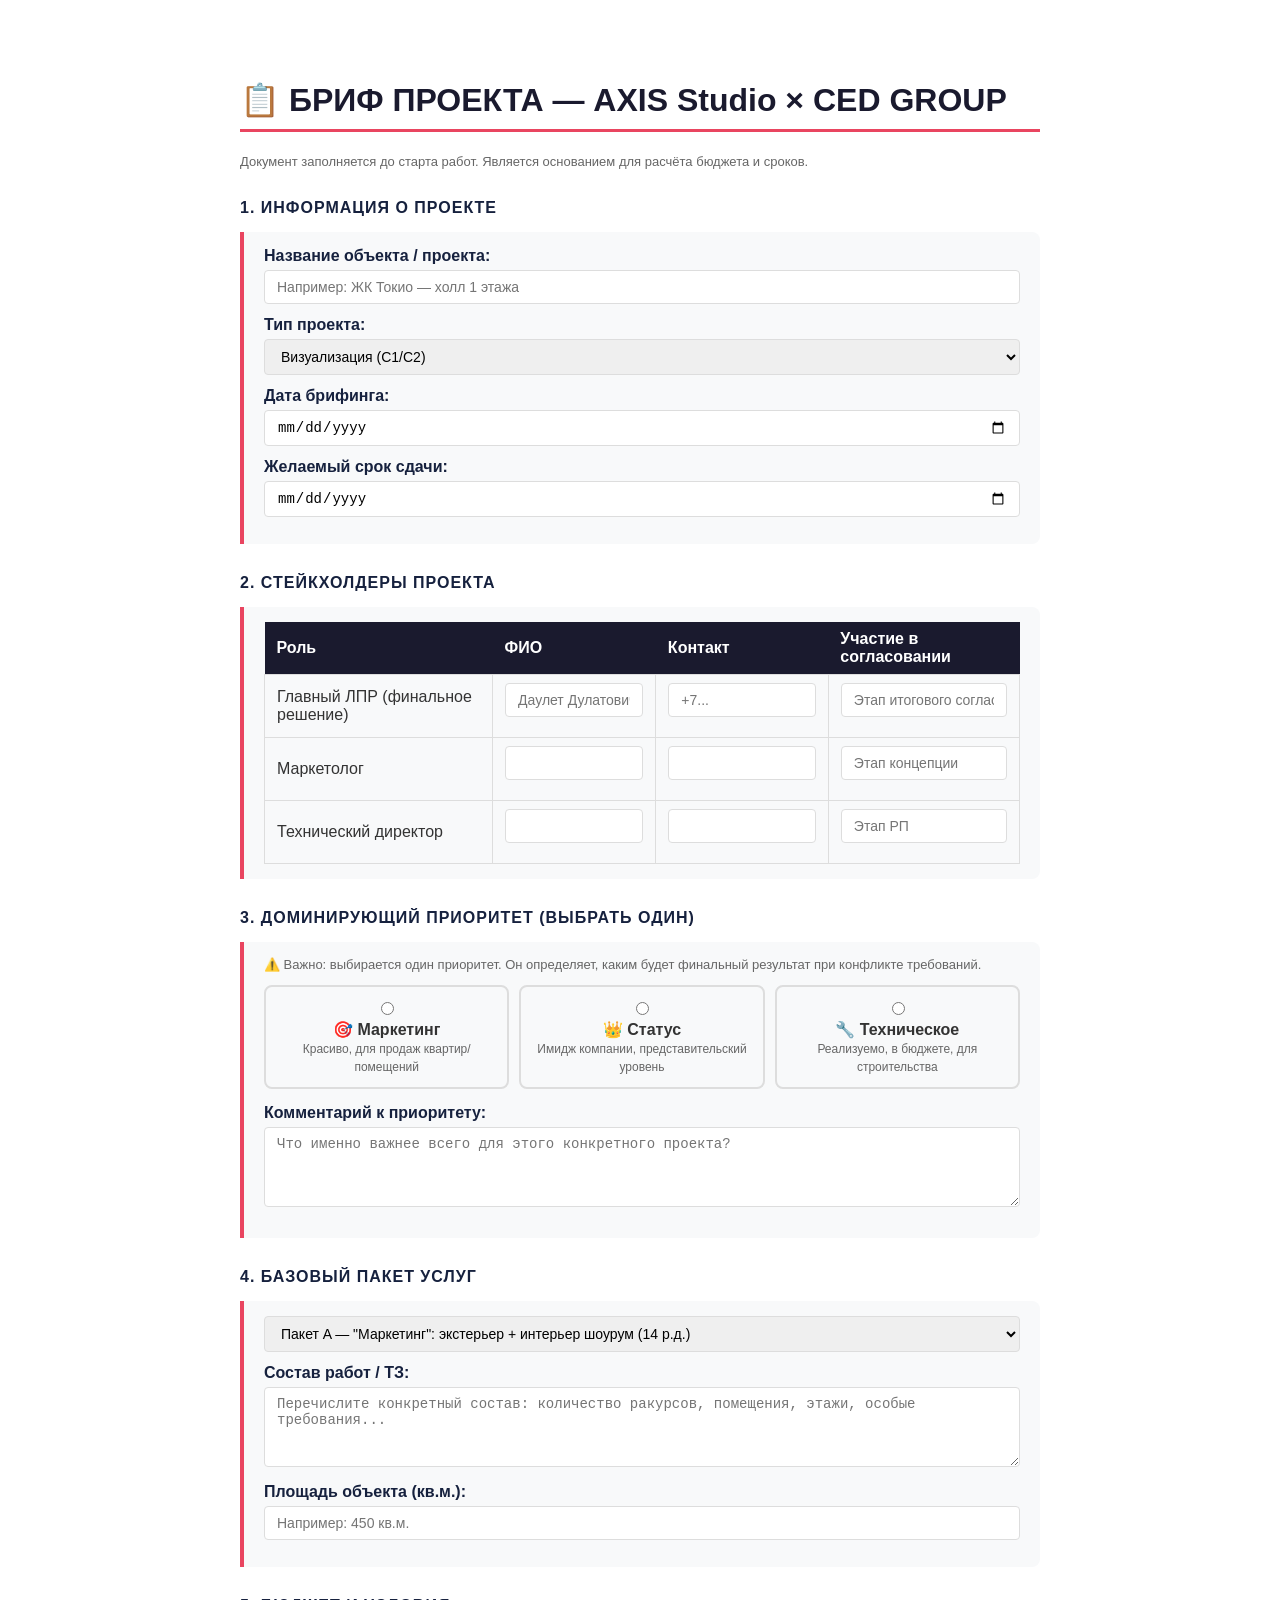
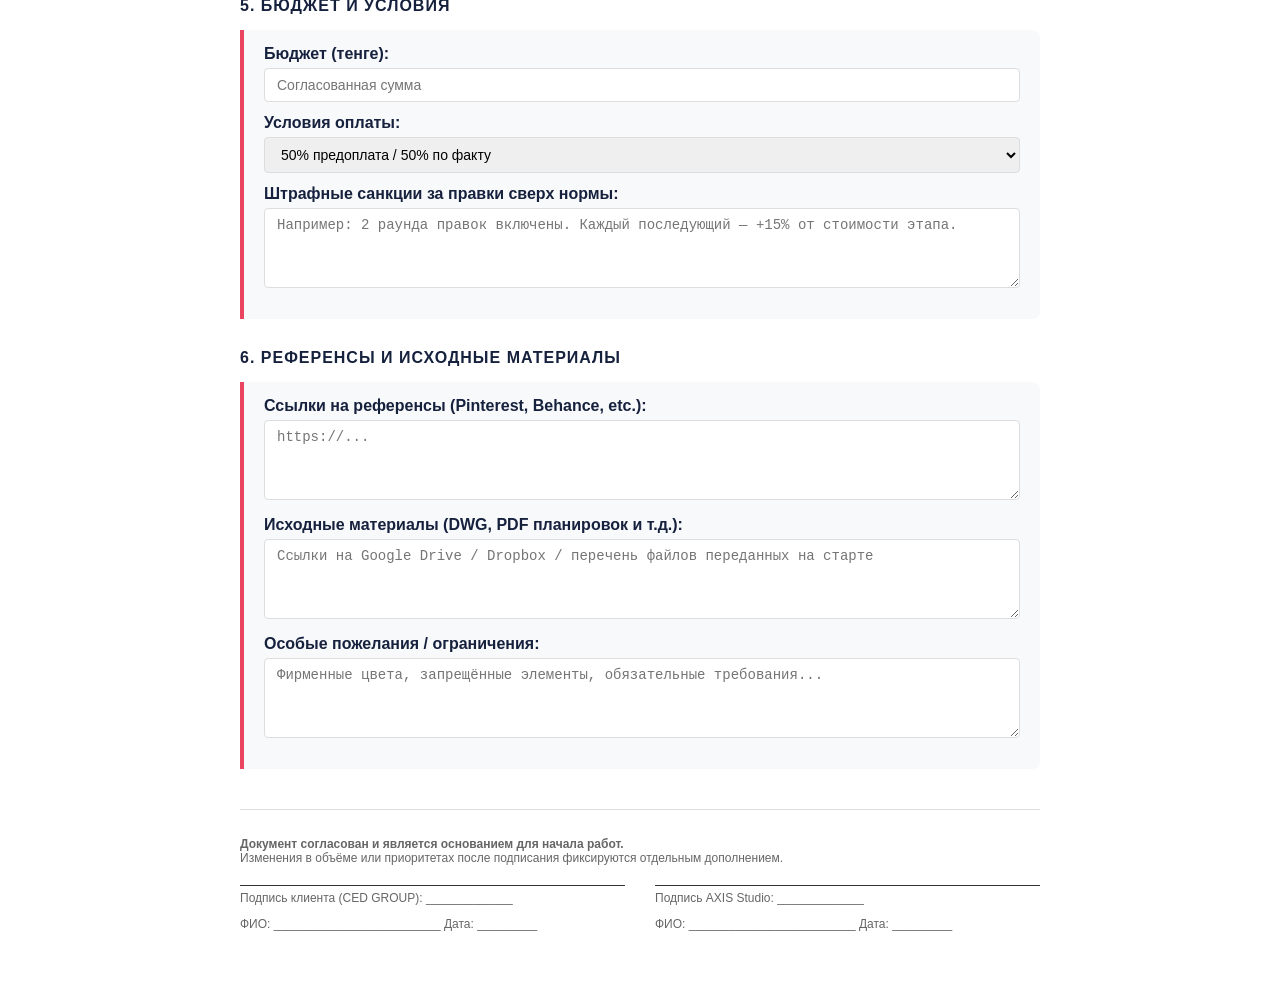
<file: knowledge/ced-brief-template.html>
<!DOCTYPE html>
<html lang="ru">
<head>
<meta charset="UTF-8">
<title>AXIS Studio — Бриф CED GROUP</title>
<style>
  body { font-family: 'Arial', sans-serif; max-width: 800px; margin: 40px auto; padding: 20px; color: #333; }
  h1 { color: #1a1a2e; border-bottom: 3px solid #e94560; padding-bottom: 10px; }
  h2 { color: #16213e; margin-top: 30px; font-size: 16px; text-transform: uppercase; letter-spacing: 1px; }
  .section { background: #f8f9fa; border-left: 4px solid #e94560; padding: 15px 20px; margin: 15px 0; border-radius: 0 8px 8px 0; }
  label { display: block; font-weight: bold; margin-bottom: 5px; color: #16213e; }
  input[type="text"], input[type="date"], textarea, select {
    width: 100%; padding: 8px 12px; border: 1px solid #ddd; border-radius: 4px;
    font-size: 14px; margin-bottom: 12px; box-sizing: border-box;
  }
  textarea { height: 80px; resize: vertical; }
  .priority-grid { display: grid; grid-template-columns: 1fr 1fr 1fr; gap: 10px; margin: 10px 0; }
  .priority-card { border: 2px solid #ddd; border-radius: 8px; padding: 12px; cursor: pointer; text-align: center; }
  .priority-card:hover { border-color: #e94560; background: #fff0f3; }
  .priority-card input { margin-bottom: 5px; }
  .priority-card span { font-weight: bold; display: block; }
  .priority-card small { color: #666; font-size: 12px; }
  .stakeholder-table { width: 100%; border-collapse: collapse; }
  .stakeholder-table th { background: #1a1a2e; color: white; padding: 8px 12px; text-align: left; }
  .stakeholder-table td { border: 1px solid #ddd; padding: 8px 12px; }
  .stakeholder-table tr:nth-child(even) { background: #f8f9fa; }
  .footer { margin-top: 40px; border-top: 1px solid #ddd; padding-top: 15px; color: #666; font-size: 12px; }
  .signature-row { display: grid; grid-template-columns: 1fr 1fr; gap: 30px; margin-top: 20px; }
  .signature-box { border-top: 1px solid #333; padding-top: 5px; font-size: 12px; color: #666; }
  @media print {
    body { margin: 20px; }
    input, textarea, select { border: none; border-bottom: 1px solid #333; border-radius: 0; background: transparent; }
  }
</style>
</head>
<body>

<h1>📋 БРИФ ПРОЕКТА — AXIS Studio × CED GROUP</h1>
<p style="color:#666; font-size:13px;">Документ заполняется до старта работ. Является основанием для расчёта бюджета и сроков.</p>

<!-- БЛОК 1: ИНФОРМАЦИЯ О ПРОЕКТЕ -->
<h2>1. Информация о проекте</h2>
<div class="section">
  <label>Название объекта / проекта:</label>
  <input type="text" placeholder="Например: ЖК Токио — холл 1 этажа">

  <label>Тип проекта:</label>
  <select>
    <option>Визуализация (C1/C2)</option>
    <option>Рабочий проект (C3)</option>
    <option>Авторский надзор (C5)</option>
    <option>Комплекс: Визуализация + РП</option>
  </select>

  <label>Дата брифинга:</label>
  <input type="date">

  <label>Желаемый срок сдачи:</label>
  <input type="date">
</div>

<!-- БЛОК 2: СТЕЙКХОЛДЕРЫ -->
<h2>2. Стейкхолдеры проекта</h2>
<div class="section">
  <table class="stakeholder-table">
    <tr>
      <th>Роль</th>
      <th>ФИО</th>
      <th>Контакт</th>
      <th>Участие в согласовании</th>
    </tr>
    <tr>
      <td>Главный ЛПР (финальное решение)</td>
      <td><input type="text" placeholder="Даулет Дулатович"></td>
      <td><input type="text" placeholder="+7..."></td>
      <td><input type="text" placeholder="Этап итогового согласования"></td>
    </tr>
    <tr>
      <td>Маркетолог</td>
      <td><input type="text"></td>
      <td><input type="text"></td>
      <td><input type="text" placeholder="Этап концепции"></td>
    </tr>
    <tr>
      <td>Технический директор</td>
      <td><input type="text"></td>
      <td><input type="text"></td>
      <td><input type="text" placeholder="Этап РП"></td>
    </tr>
  </table>
</div>

<!-- БЛОК 3: ПРИОРИТЕТ ПРОЕКТА -->
<h2>3. Доминирующий приоритет (выбрать один)</h2>
<div class="section">
  <p style="color:#666; font-size:13px; margin-top:0">⚠️ Важно: выбирается один приоритет. Он определяет, каким будет финальный результат при конфликте требований.</p>
  <div class="priority-grid">
    <div class="priority-card">
      <input type="radio" name="priority" value="marketing">
      <span>🎯 Маркетинг</span>
      <small>Красиво, для продаж квартир/помещений</small>
    </div>
    <div class="priority-card">
      <input type="radio" name="priority" value="status">
      <span>👑 Статус</span>
      <small>Имидж компании, представительский уровень</small>
    </div>
    <div class="priority-card">
      <input type="radio" name="priority" value="technical">
      <span>🔧 Техническое</span>
      <small>Реализуемо, в бюджете, для строительства</small>
    </div>
  </div>

  <label style="margin-top:15px">Комментарий к приоритету:</label>
  <textarea placeholder="Что именно важнее всего для этого конкретного проекта?"></textarea>
</div>

<!-- БЛОК 4: ПАКЕТ УСЛУГ -->
<h2>4. Базовый пакет услуг</h2>
<div class="section">
  <select>
    <option>Пакет A — "Маркетинг": экстерьер + интерьер шоурум (14 р.д.)</option>
    <option>Пакет B — "Статус": концепция + презентационный альбом (21 р.д.)</option>
    <option>Пакет C — "Техническое": РП + спецификации + чертежи</option>
    <option>Индивидуальный (описать в ТЗ)</option>
  </select>

  <label>Состав работ / ТЗ:</label>
  <textarea placeholder="Перечислите конкретный состав: количество ракурсов, помещения, этажи, особые требования..."></textarea>

  <label>Площадь объекта (кв.м.):</label>
  <input type="text" placeholder="Например: 450 кв.м.">
</div>

<!-- БЛОК 5: БЮДЖЕТ И УСЛОВИЯ -->
<h2>5. Бюджет и условия</h2>
<div class="section">
  <label>Бюджет (тенге):</label>
  <input type="text" placeholder="Согласованная сумма">

  <label>Условия оплаты:</label>
  <select>
    <option>50% предоплата / 50% по факту</option>
    <option>100% предоплата</option>
    <option>По этапам (указать в договоре)</option>
    <option>Бартер (согласовать с Finance)</option>
  </select>

  <label>Штрафные санкции за правки сверх нормы:</label>
  <textarea placeholder="Например: 2 раунда правок включены. Каждый последующий — +15% от стоимости этапа."></textarea>
</div>

<!-- БЛОК 6: РЕФЕРЕНСЫ И МАТЕРИАЛЫ -->
<h2>6. Референсы и исходные материалы</h2>
<div class="section">
  <label>Ссылки на референсы (Pinterest, Behance, etc.):</label>
  <textarea placeholder="https://..."></textarea>

  <label>Исходные материалы (DWG, PDF планировок и т.д.):</label>
  <textarea placeholder="Ссылки на Google Drive / Dropbox / перечень файлов переданных на старте"></textarea>

  <label>Особые пожелания / ограничения:</label>
  <textarea placeholder="Фирменные цвета, запрещённые элементы, обязательные требования..."></textarea>
</div>

<!-- ПОДПИСИ -->
<div class="footer">
  <p><strong>Документ согласован и является основанием для начала работ.</strong><br>
  Изменения в объёме или приоритетах после подписания фиксируются отдельным дополнением.</p>
  <div class="signature-row">
    <div>
      <div class="signature-box">Подпись клиента (CED GROUP): _____________</div>
      <p>ФИО: _________________________ Дата: _________</p>
    </div>
    <div>
      <div class="signature-box">Подпись AXIS Studio: _____________</div>
      <p>ФИО: _________________________ Дата: _________</p>
    </div>
  </div>
</div>

</body>
</html>
</file>
<file: dashboard/app/style.css>
/* AXIS PWA — Dark Theme Styles */
:root {
  --bg-primary: #1a1a2e;
  --bg-secondary: #16213e;
  --bg-tertiary: #0f3460;
  --bg-card: #1e2340;
  --bg-input: #252d4a;
  --accent: #7c3aed;
  --accent-light: #8b5cf6;
  --accent-dim: rgba(124, 58, 237, 0.15);
  --accent2: #4f46e5;
  --success: #10b981;
  --warning: #f59e0b;
  --danger: #ef4444;
  --text-primary: #e8eaf6;
  --text-secondary: #9ca3af;
  --text-muted: #6b7280;
  --border: rgba(124, 58, 237, 0.2);
  --border-soft: rgba(255, 255, 255, 0.06);
  --shadow: 0 4px 24px rgba(0, 0, 0, 0.4);
  --radius: 12px;
  --radius-sm: 8px;
  --radius-lg: 20px;
  --nav-height: 60px;
  --header-height: 56px;
}

* {
  margin: 0;
  padding: 0;
  box-sizing: border-box;
  -webkit-tap-highlight-color: transparent;
}

html, body {
  height: 100%;
  overflow: hidden;
  font-family: -apple-system, BlinkMacSystemFont, 'Segoe UI', system-ui, sans-serif;
  background: var(--bg-primary);
  color: var(--text-primary);
  font-size: 15px;
  line-height: 1.5;
}

/* ===== SCROLLBAR ===== */
::-webkit-scrollbar { width: 4px; }
::-webkit-scrollbar-track { background: transparent; }
::-webkit-scrollbar-thumb { background: var(--accent-dim); border-radius: 2px; }

/* ===== LAYOUT ===== */
#app {
  display: flex;
  flex-direction: column;
  height: 100vh;
  height: 100dvh;
  position: relative;
}

/* ===== SCREENS ===== */
.screen {
  display: none;
  position: absolute;
  inset: 0;
  z-index: 10;
}
.screen.active {
  display: flex;
  flex-direction: column;
}

/* ===== AUTH SCREEN ===== */
#auth-screen {
  background: var(--bg-primary);
  align-items: center;
  justify-content: center;
  padding: 24px;
  animation: fadeIn 0.4s ease;
}

.auth-logo {
  text-align: center;
  margin-bottom: 40px;
}

.auth-logo .logo-icon {
  width: 80px;
  height: 80px;
  background: linear-gradient(135deg, var(--accent), var(--accent2));
  border-radius: 24px;
  display: flex;
  align-items: center;
  justify-content: center;
  margin: 0 auto 16px;
  font-size: 40px;
  font-weight: 900;
  color: white;
  box-shadow: 0 8px 32px rgba(124, 58, 237, 0.4);
  animation: pulse-glow 3s ease-in-out infinite;
}

.auth-logo h1 {
  font-size: 28px;
  font-weight: 800;
  background: linear-gradient(135deg, var(--accent-light), #a78bfa);
  -webkit-background-clip: text;
  -webkit-text-fill-color: transparent;
  background-clip: text;
}

.auth-logo p {
  color: var(--text-secondary);
  font-size: 14px;
  margin-top: 4px;
}

.auth-card {
  background: var(--bg-card);
  border: 1px solid var(--border);
  border-radius: var(--radius-lg);
  padding: 28px 24px;
  width: 100%;
  max-width: 400px;
  box-shadow: var(--shadow);
}

.auth-card h2 {
  font-size: 18px;
  font-weight: 700;
  margin-bottom: 20px;
  color: var(--text-primary);
}

.form-group {
  margin-bottom: 16px;
}

.form-group label {
  display: block;
  font-size: 13px;
  color: var(--text-secondary);
  margin-bottom: 8px;
  font-weight: 500;
}

.form-group input {
  width: 100%;
  background: var(--bg-input);
  border: 1px solid var(--border-soft);
  border-radius: var(--radius-sm);
  padding: 12px 14px;
  color: var(--text-primary);
  font-size: 15px;
  outline: none;
  transition: border-color 0.2s, box-shadow 0.2s;
  -webkit-appearance: none;
}

.form-group input:focus {
  border-color: var(--accent);
  box-shadow: 0 0 0 3px var(--accent-dim);
}

.form-group input::placeholder {
  color: var(--text-muted);
}

.btn-primary {
  width: 100%;
  background: linear-gradient(135deg, var(--accent), var(--accent2));
  color: white;
  border: none;
  border-radius: var(--radius-sm);
  padding: 14px;
  font-size: 15px;
  font-weight: 600;
  cursor: pointer;
  transition: all 0.2s;
  margin-top: 8px;
  position: relative;
  overflow: hidden;
}

.btn-primary:active {
  transform: scale(0.98);
  opacity: 0.9;
}

.btn-primary:disabled {
  opacity: 0.6;
  cursor: not-allowed;
}

.btn-primary::after {
  content: '';
  position: absolute;
  inset: 0;
  background: linear-gradient(rgba(255,255,255,0.1), transparent);
}

.auth-hint {
  font-size: 12px;
  color: var(--text-muted);
  text-align: center;
  margin-top: 12px;
}

/* ===== MAIN APP ===== */
#main-screen {
  background: var(--bg-primary);
}

/* ===== HEADER ===== */
.app-header {
  height: var(--header-height);
  background: var(--bg-secondary);
  border-bottom: 1px solid var(--border-soft);
  display: flex;
  align-items: center;
  padding: 0 16px;
  gap: 12px;
  flex-shrink: 0;
  position: relative;
  z-index: 20;
}

.header-menu-btn {
  width: 36px;
  height: 36px;
  border-radius: 10px;
  background: transparent;
  border: none;
  color: var(--text-secondary);
  cursor: pointer;
  display: flex;
  align-items: center;
  justify-content: center;
  font-size: 20px;
  transition: all 0.2s;
  flex-shrink: 0;
}

.header-menu-btn:active {
  background: var(--accent-dim);
  color: var(--accent-light);
}

.header-info {
  flex: 1;
  min-width: 0;
}

.header-title {
  font-size: 16px;
  font-weight: 700;
  color: var(--text-primary);
  white-space: nowrap;
  overflow: hidden;
  text-overflow: ellipsis;
}

.header-subtitle {
  font-size: 12px;
  color: var(--text-secondary);
  white-space: nowrap;
  overflow: hidden;
  text-overflow: ellipsis;
}

.header-status {
  display: flex;
  align-items: center;
  gap: 6px;
  font-size: 12px;
  color: var(--text-secondary);
  flex-shrink: 0;
}

.status-dot {
  width: 8px;
  height: 8px;
  border-radius: 50%;
  background: var(--text-muted);
  transition: background 0.3s;
}

.status-dot.connected {
  background: var(--success);
  box-shadow: 0 0 6px var(--success);
  animation: pulse-dot 2s infinite;
}

.status-dot.connecting {
  background: var(--warning);
  animation: blink 1s infinite;
}

.status-dot.error {
  background: var(--danger);
}

/* ===== SIDEBAR ===== */
.sidebar-overlay {
  display: none;
  position: fixed;
  inset: 0;
  background: rgba(0, 0, 0, 0.6);
  z-index: 40;
  backdrop-filter: blur(2px);
}

.sidebar-overlay.open {
  display: block;
  animation: fadeIn 0.2s ease;
}

.sidebar {
  position: fixed;
  top: 0;
  left: -280px;
  width: 280px;
  height: 100%;
  background: var(--bg-secondary);
  border-right: 1px solid var(--border);
  z-index: 50;
  transition: left 0.3s cubic-bezier(0.4, 0, 0.2, 1);
  display: flex;
  flex-direction: column;
  overflow: hidden;
}

.sidebar.open {
  left: 0;
}

.sidebar-header {
  padding: 20px 16px 16px;
  border-bottom: 1px solid var(--border-soft);
  flex-shrink: 0;
}

.sidebar-logo {
  display: flex;
  align-items: center;
  gap: 12px;
  margin-bottom: 4px;
}

.sidebar-logo-icon {
  width: 40px;
  height: 40px;
  background: linear-gradient(135deg, var(--accent), var(--accent2));
  border-radius: 12px;
  display: flex;
  align-items: center;
  justify-content: center;
  font-size: 20px;
  font-weight: 900;
  color: white;
  flex-shrink: 0;
}

.sidebar-logo-text {
  font-size: 18px;
  font-weight: 800;
  background: linear-gradient(135deg, var(--accent-light), #a78bfa);
  -webkit-background-clip: text;
  -webkit-text-fill-color: transparent;
  background-clip: text;
}

.sidebar-gateway {
  font-size: 11px;
  color: var(--text-muted);
  margin-top: 6px;
  word-break: break-all;
}

.sidebar-section-title {
  font-size: 11px;
  font-weight: 700;
  color: var(--text-muted);
  text-transform: uppercase;
  letter-spacing: 0.08em;
  padding: 16px 16px 8px;
}

.sidebar-agents {
  flex: 1;
  overflow-y: auto;
  padding-bottom: 16px;
}

.agent-item {
  display: flex;
  align-items: center;
  gap: 12px;
  padding: 10px 16px;
  cursor: pointer;
  transition: background 0.15s;
  border-radius: 0;
}

.agent-item:active, .agent-item:hover {
  background: var(--accent-dim);
}

.agent-item.active {
  background: var(--accent-dim);
  border-left: 3px solid var(--accent);
}

.agent-avatar {
  width: 36px;
  height: 36px;
  border-radius: 50%;
  display: flex;
  align-items: center;
  justify-content: center;
  font-size: 16px;
  flex-shrink: 0;
  background: var(--bg-tertiary);
}

.agent-name {
  font-size: 14px;
  font-weight: 600;
  color: var(--text-primary);
}

.agent-role {
  font-size: 11px;
  color: var(--text-secondary);
}

.sidebar-footer {
  border-top: 1px solid var(--border-soft);
  padding: 12px 16px;
  flex-shrink: 0;
}

.btn-logout {
  width: 100%;
  background: transparent;
  border: 1px solid var(--border);
  border-radius: var(--radius-sm);
  padding: 10px;
  color: var(--text-secondary);
  font-size: 14px;
  cursor: pointer;
  transition: all 0.2s;
  display: flex;
  align-items: center;
  justify-content: center;
  gap: 8px;
}

.btn-logout:active {
  background: rgba(239, 68, 68, 0.1);
  border-color: var(--danger);
  color: var(--danger);
}

/* ===== TAB CONTENT ===== */
.tab-content {
  display: none;
  flex: 1;
  overflow: hidden;
  flex-direction: column;
}

.tab-content.active {
  display: flex;
}

/* ===== BOTTOM NAV ===== */
.bottom-nav {
  height: var(--nav-height);
  background: var(--bg-secondary);
  border-top: 1px solid var(--border-soft);
  display: flex;
  align-items: stretch;
  flex-shrink: 0;
  position: relative;
  z-index: 20;
}

.nav-tab {
  flex: 1;
  background: transparent;
  border: none;
  color: var(--text-muted);
  cursor: pointer;
  display: flex;
  flex-direction: column;
  align-items: center;
  justify-content: center;
  gap: 3px;
  font-size: 10px;
  font-weight: 600;
  transition: all 0.2s;
  position: relative;
  letter-spacing: 0.02em;
  -webkit-appearance: none;
}

.nav-tab .nav-icon {
  font-size: 22px;
  transition: transform 0.2s;
}

.nav-tab.active {
  color: var(--accent-light);
}

.nav-tab.active .nav-icon {
  transform: scale(1.15);
}

.nav-tab.active::before {
  content: '';
  position: absolute;
  top: 0;
  left: 50%;
  transform: translateX(-50%);
  width: 32px;
  height: 3px;
  background: var(--accent);
  border-radius: 0 0 3px 3px;
}

.nav-tab:active {
  opacity: 0.7;
}

/* ===== CHAT TAB ===== */
.chat-messages {
  flex: 1;
  overflow-y: auto;
  padding: 12px 12px 8px;
  display: flex;
  flex-direction: column;
  gap: 6px;
  scroll-behavior: smooth;
}

.message {
  display: flex;
  flex-direction: column;
  max-width: 82%;
  animation: slideIn 0.2s ease;
}

.message.user {
  align-self: flex-end;
  align-items: flex-end;
}

.message.bot {
  align-self: flex-start;
  align-items: flex-start;
}

.message.system {
  align-self: center;
  max-width: 90%;
}

.message-bubble {
  padding: 10px 14px;
  border-radius: 16px;
  font-size: 14px;
  line-height: 1.5;
  word-break: break-word;
  position: relative;
  white-space: pre-wrap;
}

.message.user .message-bubble {
  background: linear-gradient(135deg, var(--accent), var(--accent2));
  color: white;
  border-bottom-right-radius: 4px;
}

.message.bot .message-bubble {
  background: var(--bg-card);
  color: var(--text-primary);
  border: 1px solid var(--border-soft);
  border-bottom-left-radius: 4px;
}

.message.system .message-bubble {
  background: var(--accent-dim);
  color: var(--text-secondary);
  font-size: 12px;
  border-radius: 8px;
  text-align: center;
  border: 1px solid var(--border);
}

.message-time {
  font-size: 10px;
  color: var(--text-muted);
  margin-top: 3px;
  padding: 0 4px;
}

.message.bot .message-sender {
  font-size: 11px;
  color: var(--accent-light);
  font-weight: 600;
  margin-bottom: 3px;
  padding: 0 4px;
}

/* Typing indicator */
.typing-indicator {
  display: none;
  align-self: flex-start;
  padding: 10px 16px;
  background: var(--bg-card);
  border: 1px solid var(--border-soft);
  border-radius: 16px;
  border-bottom-left-radius: 4px;
}

.typing-indicator.visible {
  display: flex;
  gap: 4px;
  align-items: center;
}

.typing-dot {
  width: 6px;
  height: 6px;
  border-radius: 50%;
  background: var(--text-muted);
  animation: typing-bounce 1.2s infinite;
}

.typing-dot:nth-child(2) { animation-delay: 0.2s; }
.typing-dot:nth-child(3) { animation-delay: 0.4s; }

.chat-input-area {
  padding: 8px 12px;
  background: var(--bg-secondary);
  border-top: 1px solid var(--border-soft);
  display: flex;
  align-items: flex-end;
  gap: 8px;
  flex-shrink: 0;
}

.chat-input-wrap {
  flex: 1;
  background: var(--bg-input);
  border: 1px solid var(--border-soft);
  border-radius: 20px;
  padding: 10px 16px;
  display: flex;
  align-items: flex-end;
  transition: border-color 0.2s;
  min-height: 44px;
}

.chat-input-wrap:focus-within {
  border-color: var(--accent);
}

.chat-input {
  flex: 1;
  background: transparent;
  border: none;
  outline: none;
  color: var(--text-primary);
  font-size: 15px;
  resize: none;
  max-height: 120px;
  font-family: inherit;
  line-height: 1.4;
}

.chat-input::placeholder {
  color: var(--text-muted);
}

.send-btn {
  width: 44px;
  height: 44px;
  border-radius: 50%;
  background: linear-gradient(135deg, var(--accent), var(--accent2));
  border: none;
  color: white;
  cursor: pointer;
  display: flex;
  align-items: center;
  justify-content: center;
  font-size: 18px;
  flex-shrink: 0;
  transition: all 0.2s;
  box-shadow: 0 4px 12px rgba(124, 58, 237, 0.4);
}

.send-btn:active {
  transform: scale(0.92);
  opacity: 0.8;
}

.send-btn:disabled {
  opacity: 0.5;
  cursor: not-allowed;
}

/* ===== DASHBOARDS TAB ===== */
.dashboards-tab {
  overflow-y: auto;
  padding: 12px;
  gap: 12px;
  display: grid;
  grid-template-columns: 1fr;
}

.dashboard-card {
  background: var(--bg-card);
  border: 1px solid var(--border);
  border-radius: var(--radius);
  overflow: hidden;
  transition: all 0.2s;
}

.dashboard-card-header {
  display: flex;
  align-items: center;
  justify-content: space-between;
  padding: 14px 16px;
  cursor: pointer;
  user-select: none;
}

.dashboard-card-title {
  display: flex;
  align-items: center;
  gap: 10px;
  font-size: 15px;
  font-weight: 600;
}

.dashboard-icon {
  font-size: 20px;
}

.dashboard-toggle-btn {
  width: 28px;
  height: 28px;
  background: var(--accent-dim);
  border: none;
  border-radius: 6px;
  color: var(--accent-light);
  cursor: pointer;
  display: flex;
  align-items: center;
  justify-content: center;
  font-size: 14px;
  transition: all 0.2s;
}

.dashboard-frame-wrap {
  height: 0;
  overflow: hidden;
  transition: height 0.3s ease;
}

.dashboard-frame-wrap.open {
  height: 400px;
}

.dashboard-frame-wrap iframe {
  width: 100%;
  height: 100%;
  border: none;
  background: var(--bg-primary);
}

/* ===== STATUS TAB ===== */
.status-tab {
  overflow-y: auto;
  padding: 12px;
  gap: 12px;
  display: flex;
  flex-direction: column;
}

.status-card {
  background: var(--bg-card);
  border: 1px solid var(--border);
  border-radius: var(--radius);
  padding: 16px;
}

.status-card-title {
  font-size: 12px;
  font-weight: 700;
  color: var(--text-muted);
  text-transform: uppercase;
  letter-spacing: 0.08em;
  margin-bottom: 12px;
}

.status-row {
  display: flex;
  align-items: center;
  justify-content: space-between;
  padding: 8px 0;
  border-bottom: 1px solid var(--border-soft);
}

.status-row:last-child {
  border-bottom: none;
  padding-bottom: 0;
}

.status-label {
  font-size: 14px;
  color: var(--text-secondary);
}

.status-value {
  font-size: 13px;
  font-weight: 600;
  padding: 3px 10px;
  border-radius: 20px;
  background: var(--bg-input);
  color: var(--text-primary);
}

.status-value.ok {
  background: rgba(16, 185, 129, 0.15);
  color: var(--success);
}

.status-value.warn {
  background: rgba(245, 158, 11, 0.15);
  color: var(--warning);
}

.status-value.err {
  background: rgba(239, 68, 68, 0.15);
  color: var(--danger);
}

.status-refresh-btn {
  width: 100%;
  background: var(--accent-dim);
  border: 1px solid var(--border);
  border-radius: var(--radius-sm);
  padding: 12px;
  color: var(--accent-light);
  font-size: 14px;
  font-weight: 600;
  cursor: pointer;
  transition: all 0.2s;
  display: flex;
  align-items: center;
  justify-content: center;
  gap: 8px;
}

.status-refresh-btn:active {
  opacity: 0.7;
}

.status-json {
  background: var(--bg-input);
  border-radius: var(--radius-sm);
  padding: 12px;
  font-size: 12px;
  color: var(--text-secondary);
  font-family: 'Courier New', monospace;
  overflow-x: auto;
  white-space: pre;
  margin-top: 8px;
  max-height: 200px;
  overflow-y: auto;
}

/* ===== TOAST ===== */
.toast-container {
  position: fixed;
  bottom: calc(var(--nav-height) + 12px);
  left: 50%;
  transform: translateX(-50%);
  z-index: 100;
  display: flex;
  flex-direction: column;
  gap: 8px;
  pointer-events: none;
}

.toast {
  background: var(--bg-card);
  border: 1px solid var(--border);
  border-radius: 10px;
  padding: 10px 16px;
  font-size: 13px;
  color: var(--text-primary);
  box-shadow: var(--shadow);
  animation: toastIn 0.3s ease;
  white-space: nowrap;
}

.toast.success { border-color: var(--success); color: var(--success); }
.toast.error { border-color: var(--danger); color: var(--danger); }
.toast.info { border-color: var(--accent); color: var(--accent-light); }

/* ===== ANIMATIONS ===== */
@keyframes fadeIn {
  from { opacity: 0; }
  to { opacity: 1; }
}

@keyframes slideIn {
  from { opacity: 0; transform: translateY(8px); }
  to { opacity: 1; transform: translateY(0); }
}

@keyframes toastIn {
  from { opacity: 0; transform: translateY(10px); }
  to { opacity: 1; transform: translateY(0); }
}

@keyframes pulse-glow {
  0%, 100% { box-shadow: 0 8px 32px rgba(124, 58, 237, 0.4); }
  50% { box-shadow: 0 8px 48px rgba(124, 58, 237, 0.7); }
}

@keyframes pulse-dot {
  0%, 100% { opacity: 1; }
  50% { opacity: 0.5; }
}

@keyframes blink {
  0%, 100% { opacity: 1; }
  50% { opacity: 0.3; }
}

@keyframes typing-bounce {
  0%, 60%, 100% { transform: translateY(0); opacity: 0.4; }
  30% { transform: translateY(-5px); opacity: 1; }
}

@keyframes spin {
  to { transform: rotate(360deg); }
}

.spin {
  animation: spin 1s linear infinite;
  display: inline-block;
}

/* ===== RESPONSIVE ===== */
@media (min-width: 768px) {
  .dashboards-tab {
    grid-template-columns: 1fr 1fr;
  }

  .dashboard-frame-wrap.open {
    height: 500px;
  }
}

@media (max-width: 360px) {
  .nav-tab {
    font-size: 9px;
  }
}
</file>
